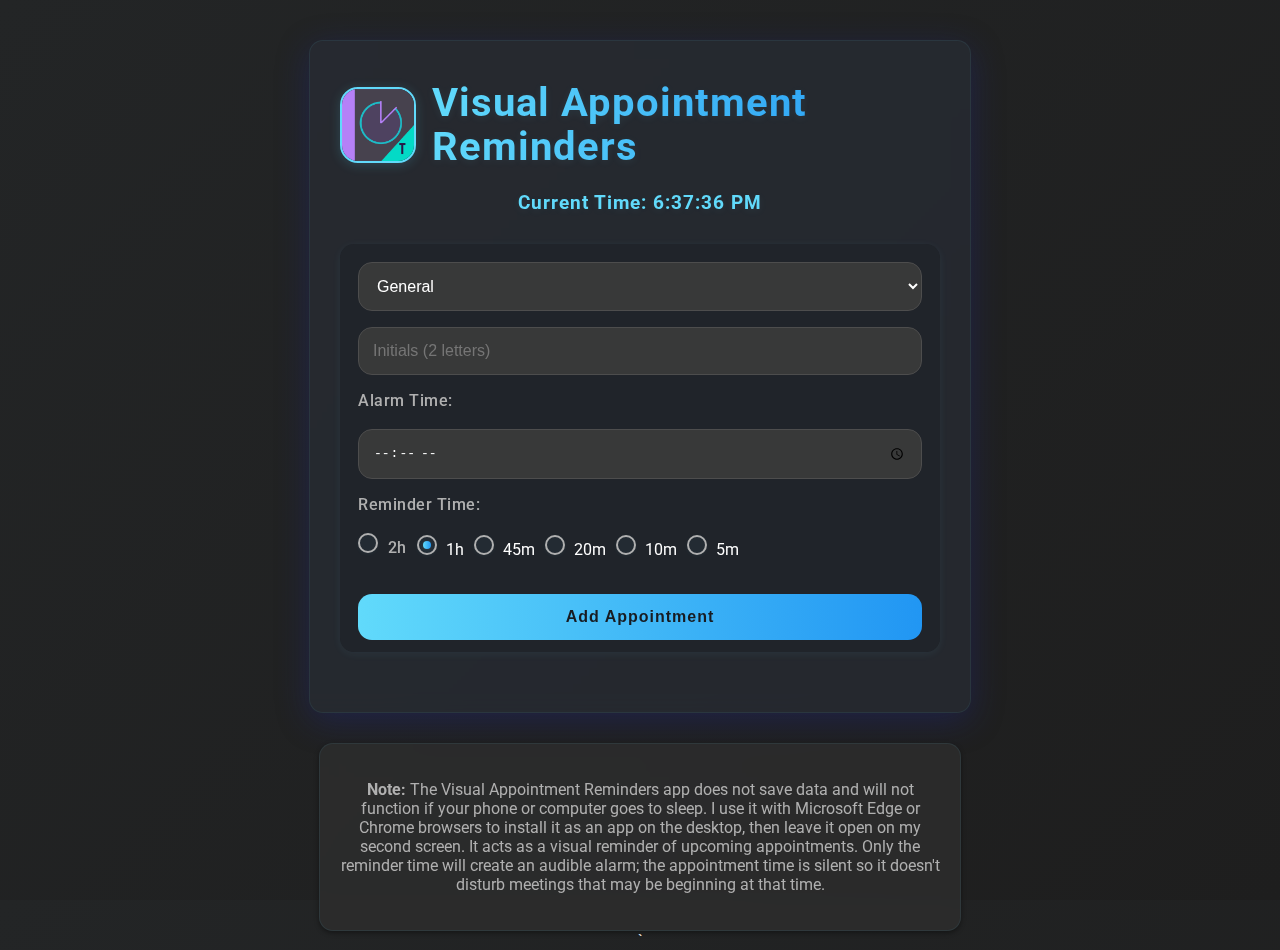
<file: index.html>
<!DOCTYPE html>
<html lang="en">
<head>
    <meta charset="UTF-8">
    <meta name="viewport" content="width=device-width, initial-scale=1.0">
    <title>Visual Appointment Reminders</title>
    <style>
        @import url('https://fonts.googleapis.com/css2?family=Roboto:wght@400;700&display=swap');

        :root {
            --primary-color: #61dafb;
            --primary-gradient: linear-gradient(90deg, #61dafb 0%, #2196F3 100%);
            --background-color: #181c22;
            --card-background: rgba(45, 45, 45, 0.85);
            --glass-background: rgba(40, 44, 52, 0.7);
            --text-color: #ffffff;
            --light-text-color: #b0b0b0;
            --hours-color: #2196F3;
            --minutes-color: #FFC107;
            --seconds-color: #4CAF50;
            --warning-color: #FF9800;
            --alarm-color: #F44336;
            --input-background: rgba(61, 61, 61, 0.85);
            --input-border: #4d4d4d;
            --border-radius: 14px;
            --transition-duration: 0.3s;
            --shadow: 0 8px 32px 0 rgba(31, 38, 135, 0.37);
            --blur: blur(8px);
        }

        html, body {
            height: 100%;
            margin: 0;
            padding: 0;
        }

        body {
            font-family: 'Roboto', sans-serif;
            background: var(--background-color);
            min-height: 100vh;
            color: var(--text-color);
            margin: 0;
            padding: 0;
            display: flex;
            flex-direction: column;
            align-items: center;
            justify-content: flex-start;
            background: linear-gradient(135deg, #232526 0%, #1e1e1e 100%);
        }

        .container {
            max-width: 600px;
            width: 100%;
            background: var(--glass-background);
            border-radius: var(--border-radius);
            box-shadow: var(--shadow);
            padding: 32px 30px 30px 30px;
            margin-top: 40px;
            backdrop-filter: var(--blur);
            border: 1.5px solid rgba(97, 218, 251, 0.08);
            transition: box-shadow var(--transition-duration) ease, background 0.5s;
        }

        .container:hover {
            box-shadow: 0 12px 32px 0 rgba(97, 218, 251, 0.18);
            background: rgba(45, 45, 45, 0.95);
        }

        h1, h2 {
            color: var(--primary-color);
            text-align: center;
            margin-bottom: 20px;
            font-weight: 700;
            letter-spacing: 1px;
            text-shadow: 0 2px 8px rgba(97, 218, 251, 0.08);
        }

        h1 {
            font-size: 2.3em;
            background: var(--primary-gradient);
            -webkit-background-clip: text;
            -webkit-text-fill-color: transparent;
            background-clip: text;
        }

        h2 {
            font-size: 1.5em;
            color: var(--light-text-color);
            margin-top: 10px;
        }

        #currentTime {
            font-size: 1.2em;
            font-weight: bold;
            text-align: center;
            margin-bottom: 30px;
            color: var(--primary-color);
            letter-spacing: 1px;
            text-shadow: 0 2px 8px rgba(97, 218, 251, 0.08);
        }

        .input-group {
            display: flex;
            flex-direction: column;
            gap: 14px;
            margin-bottom: 30px;
            background: rgba(30, 34, 40, 0.7);
            border-radius: var(--border-radius);
            padding: 18px 18px 10px 18px;
            box-shadow: 0 2px 8px rgba(97, 218, 251, 0.07);
        }

        input, select, button {
            padding: 14px;
            border: 1.5px solid var(--input-border);
            border-radius: var(--border-radius);
            font-size: 1em;
            width: 100%;
            box-sizing: border-box;
            background-color: var(--input-background);
            color: var(--text-color);
            transition: background-color var(--transition-duration) ease, box-shadow var(--transition-duration) ease, border-color 0.2s;
            margin-bottom: 2px;
        }

        input:focus, select:focus, button:focus {
            outline: none;
            box-shadow: 0 0 0 3px rgba(97, 218, 251, 0.25);
            border-color: var(--primary-color);
            background-color: #232b33;
        }

        button {
            background: var(--primary-gradient);
            color: var(--background-color);
            border: none;
            cursor: pointer;
            font-weight: 700;
            transition: background 0.2s, color 0.2s;
            letter-spacing: 1px;
            margin-top: 10px;
        }

        button:hover {
            background: linear-gradient(90deg, #2196F3 0%, #61dafb 100%);
            color: #fff;
        }

        #appointmentList {
            margin-top: 30px;
        }

        .appointment {
            background: rgba(45, 45, 45, 0.92);
            padding: 22px 18px 18px 18px;
            margin-bottom: 22px;
            border-radius: var(--border-radius);
            box-shadow: 0 2px 8px rgba(97, 218, 251, 0.08);
            transition: box-shadow var(--transition-duration) ease, background 0.3s;
            border: 1.5px solid rgba(97, 218, 251, 0.07);
        }

        .appointment:hover {
            box-shadow: 0 4px 16px rgba(97, 218, 251, 0.18);
            background: rgba(45, 45, 45, 0.99);
        }

        .appointment-info {
            display: flex;
            justify-content: space-between;
            align-items: center;
            margin-bottom: 15px;
            font-size: 1em;
            color: var(--light-text-color);
        }

        .appointment button {
            background: linear-gradient(90deg, #F44336 0%, #FF9800 100%);
            color: #fff;
            padding: 10px 22px;
            font-size: 0.95em;
            border-radius: var(--border-radius);
            transition: background 0.2s, color 0.2s;
            font-weight: 700;
            border: none;
            box-shadow: 0 2px 8px rgba(244, 67, 54, 0.08);
        }

        .appointment button:hover {
            background: linear-gradient(90deg, #c0392b 0%, #FF9800 100%);
            color: #fff;
        }

        .countdown-container {
            display: flex;
            height: 40px;
            background: rgba(61, 61, 61, 0.7);
            border-radius: var(--border-radius);
            overflow: hidden;
            margin-bottom: 12px;
            box-shadow: 0 2px 8px rgba(97, 218, 251, 0.05);
        }

        .countdown-segment {
            display: flex;
            justify-content: center;
            align-items: center;
            color: var(--background-color);
            font-size: 1em;
            font-weight: 700;
            transition: width 1s linear;
            min-width: 45px;
            letter-spacing: 1px;
            text-shadow: 0 2px 8px rgba(0,0,0,0.08);
        }

        .hours { background: linear-gradient(90deg, #2196F3 60%, #61dafb 100%); }
        .minutes { background: linear-gradient(90deg, #FFC107 60%, #FFD54F 100%); }
        .seconds { background: linear-gradient(90deg, #4CAF50 60%, #81C784 100%); }

        .countdown-text {
            text-align: center;
            font-size: 1.8em;
            font-weight: bold;
            margin-top: 10px;
            color: var(--text-color);
            letter-spacing: 2px;
            text-shadow: 0 2px 8px rgba(97, 218, 251, 0.08);
        }

        .reminder-options {
            display: flex;
            align-items: center;
            flex-wrap: wrap;
            gap: 10px;
            margin-bottom: 8px;
        }

        .reminder-option label {
            display: flex;
            align-items: center;
            cursor: pointer;
            color: var(--light-text-color);
        }

        .reminder-option input[type="radio"] {
            display: none;
        }

        .reminder-option input[type="radio"] + span {
            width: 16px;
            height: 16px;
            border-radius: 50%;
            border: 2px solid var(--light-text-color);
            display: inline-block;
            position: relative;
            margin-right: 5px;
            background: #232b33;
            box-shadow: 0 1px 4px rgba(97, 218, 251, 0.05);
        }

        .reminder-option input[type="radio"]:checked + span::before {
            content: '';
            width: 8px;
            height: 8px;
            background: var(--primary-gradient);
            position: absolute;
            top: 50%;
            left: 50%;
            transform: translate(-50%, -50%);
            border-radius: 50%;
            box-shadow: 0 1px 4px rgba(97, 218, 251, 0.12);
        }

        .reminder-indicator {
            height: 40px;
            background: var(--warning-color);
            margin: 15px 0;
            width: 0;
            transition: width 1s linear, background-color 1s linear;
            border-radius: var(--border-radius);
            box-shadow: 0 2px 4px rgba(0, 0, 0, 0.3);
        }

        label[for="appointmentTime"], label[for="reminder2h"] {
            color: var(--light-text-color);
            display: block;
            margin-bottom: 5px;
            font-weight: 500;
            letter-spacing: 0.5px;
        }

        /* Responsive */
        @media (max-width: 700px) {
            .container {
                max-width: 98vw;
                padding: 12px 4vw 18px 4vw;
            }
            .input-group {
                padding: 10px 4vw 8px 4vw;
            }
            .appointment {
                padding: 14px 4vw 12px 4vw;
            }
        }

        /* App header with icon and title */
        .app-header {
            display: flex;
            align-items: center;
            justify-content: center;
            gap: 16px;
            margin-bottom: 22px;
            padding-top: 8px;
        }

        .app-icon {
            width: 72px;
            height: 72px;
            border-radius: 18px;
            box-shadow: 0 2px 12px rgba(97,218,251,0.18);
            flex-shrink: 0;
            background: #232526;
            border: 2.5px solid var(--primary-color);
        }

        .app-title {
            font-size: 2.5em;
            font-weight: 700;
            background: var(--primary-gradient);
            -webkit-background-clip: text;
            -webkit-text-fill-color: transparent;
            background-clip: text;
            letter-spacing: 1px;
            text-shadow: 0 2px 8px rgba(97, 218, 251, 0.08);
            margin: 0;
            line-height: 1.1;
            display: flex;
            align-items: center;
            min-height: 72px;
        }
    </style>
</head>
<body>
    <div class="container">
        <div class="app-header">
            <img src="vta-512.png" alt="App Icon" class="app-icon">
            <span class="app-title">Visual Appointment Reminders</span>
        </div>
        <div id="currentTime"></div>
        <div class="input-group">
            <select id="tagSelect">
                <option value="General">General</option>
                <option value="Home Appointment">Home Appointment</option>
                <option value="Online Appointment">Online Appointment</option>
                <option value="Meeting">Meeting</option>
                <option value="Travel">Travel</option>
                <option value="Report">Report</option>
                <option value="Service Plan">Service Plan</option>
                <option value="Stats">Stats</option>
                <option value="Office">Office</option>
                <option value="Other">Other</option>
            </select>
            <input type="text" id="descInput" maxlength="2" placeholder="Initials (2 letters)">
            <label for="appointmentTime">Alarm Time:</label> 
            <input type="time" id="appointmentTime">

            <label for="reminder2h">Reminder Time:</label>
            <div class="reminder-options">
                <label for="reminder2h" class="reminder-option">
                    <input type="radio" name="reminder" id="reminder2h" value="120">
                    <span></span> 2h
                </label>
                <label for="reminder1h" class="reminder-option">
                    <input type="radio" name="reminder" id="reminder1h" value="60" checked>
                    <span></span> 1h
                </label>
                <label for="reminder45m" class="reminder-option">
                    <input type="radio" name="reminder" id="reminder45m" value="45">
                    <span></span> 45m
                </label>
                <label for="reminder20m" class="reminder-option">
                    <input type="radio" name="reminder" id="reminder20m" value="20">
                    <span></span> 20m
                </label>
                <label for="reminder10m" class="reminder-option">
                    <input type="radio" name="reminder" id="reminder10m" value="10">
                    <span></span> 10m
                </label>
                <label for="reminder5m" class="reminder-option">
                    <input type="radio" name="reminder" id="reminder5m" value="5">
                    <span></span> 5m
                </label>
            </div>

            <button onclick="addAppointment()">Add Appointment</button>
        </div>

        <div id="appointmentList"></div>
    </div>

    <div class="container" style="margin-top: 30px; padding: 20px; background-color: var(--card-background); border-radius: var(--border-radius); box-shadow: 0 2px 5px rgba(0, 0, 0, 0.4);">
        <p style="color: var(--light-text-color); text-align: center;">
            <strong>Note:</strong> The Visual Appointment Reminders app does not save data and will not function if your phone or computer goes to sleep. I use it with Microsoft Edge or Chrome browsers to install it as an app on the desktop, then leave it open on my second screen. It acts as a visual reminder of upcoming appointments. Only the reminder time will create an audible alarm; the appointment time is silent so it doesn't disturb meetings that may be beginning at that time.
        </p>
    </div>

    <audio id="warningBeep">
        <source src="https://assets.mixkit.co/active_storage/sfx/2869/2869-preview.mp3" type="audio/mpeg">
    </audio>

    <audio id="alarmSound">
        <source src="https://assets.mixkit.co/active_storage/sfx/209/209-preview.mp3" type="audio/mpeg">
    </audio>

    <script>
        let appointments = [];
        let countdownIntervals = {};
        let reminderIntervals = {};
        let isDataInput = false; 

        if ('Notification' in window && Notification.permission !== 'granted') {
            Notification.requestPermission();
        }

        function updateCurrentTime() {
            const now = new Date();
            document.getElementById('currentTime').textContent = `Current Time: ${now.toLocaleTimeString()}`;
        }

        setInterval(updateCurrentTime, 1000);
        updateCurrentTime();

        function addAppointment() {
            const tag = document.getElementById('tagSelect').value;
            const desc = document.getElementById('descInput').value.toUpperCase();
            const time = document.getElementById('appointmentTime').value;

            let reminderMinutes = 60;
            const reminderOptions = document.querySelectorAll('input[name="reminder"]');
            for (const option of reminderOptions) {
                if (option.checked) {
                    reminderMinutes = parseInt(option.value);
                    break;
                }
            }

            if (time) {
                const id = Date.now();
                const now = new Date();
                const appointmentTime = new Date(now.toDateString() + ' ' + time);
                if (appointmentTime <= now) {
                    appointmentTime.setDate(appointmentTime.getDate() + 1); 
                }
                const totalDuration = appointmentTime - now;
                appointments.push({ id, tag, desc, time, createdAt: now, totalDuration, appointmentTime, reminderMinutes, reminderPassed: false });
                appointments.sort((a, b) => a.appointmentTime - b.appointmentTime);
                updateAppointmentList();
                document.getElementById('descInput').value = '';
                document.getElementById('appointmentTime').value = '';

                isDataInput = true; 
            } else {
                alert('Please set a valid appointment time.');
            }
        }

        function updateAppointmentList() {
            const list = document.getElementById('appointmentList');
            list.innerHTML = '<h2>Appointments</h2>';
            appointments.forEach((app) => {
                const appointmentElement = document.createElement('div');
                appointmentElement.className = 'appointment';
                appointmentElement.id = `appointment-${app.id}`;
                appointmentElement.innerHTML = `
                    <div class="appointment-info">
                        <span>${app.tag} ${app.desc ? `(${app.desc})` : ''} at ${app.time} (Reminder: ${app.reminderMinutes} mins before)</span>
                        <button onclick="removeAppointment(${app.id})">Remove</button>
                    </div>
                    <div class="countdown-container" id="countdown-${app.id}">
                        <div class="countdown-segment hours" id="hours-${app.id}"></div>
                        <div class="countdown-segment minutes" id="minutes-${app.id}"></div>
                        <div class="countdown-segment seconds" id="seconds-${app.id}"></div>
                    </div>
                    <div class="reminder-indicator" id="reminder-indicator-${app.id}"></div>
                    <div class="countdown-text" id="countdown-text-${app.id}"></div>
                `;
                list.appendChild(appointmentElement);
                
                if (!countdownIntervals[app.id]) {
                    startCountdown(app);
                }
                if (!reminderIntervals[app.id]) {
                    setReminder(app);
                }
            });
        }

        function removeAppointment(id) {
            appointments = appointments.filter(app => app.id !== id);
            clearInterval(countdownIntervals[id]);
            delete countdownIntervals[id];
            clearInterval(reminderIntervals[id]);
            delete reminderIntervals[id];
            updateAppointmentList();

            isDataInput = appointments.length > 0; 
        }

        function startCountdown(appointment) {
            function updateCountdown() {
                const now = new Date();
                let timeLeft = appointment.appointmentTime - now;

                const hoursElement = document.getElementById(`hours-${appointment.id}`);
                const minutesElement = document.getElementById(`minutes-${appointment.id}`);
                const secondsElement = document.getElementById(`seconds-${appointment.id}`);
                const countdownText = document.getElementById(`countdown-text-${appointment.id}`);
                const reminderIndicator = document.getElementById(`reminder-indicator-${appointment.id}`);

                if (!hoursElement || !minutesElement || !secondsElement || !countdownText || !reminderIndicator) {
                    clearInterval(countdownIntervals[appointment.id]);
                    delete countdownIntervals[appointment.id];
                    return;
                }

                const totalSeconds = Math.floor(timeLeft / 1000);
                const hours = Math.floor(totalSeconds / 3600);
                const minutes = Math.floor((totalSeconds % 3600) / 60);
                const seconds = totalSeconds % 60;

                const totalWidth = 100;
                const hourWidth = (hours / 24) * totalWidth;
                const minuteWidth = (minutes / 60) * (totalWidth - hourWidth);
                const secondWidth = (seconds / 60) * (totalWidth - hourWidth - minuteWidth);

                hoursElement.style.width = `${hourWidth}%`;
                minutesElement.style.width = `${minuteWidth}%`;
                secondsElement.style.width = `${secondWidth}%`;

                hoursElement.textContent = hours > 0 ? `${hours}H` : '';
                minutesElement.textContent = minutes > 0 ? `${minutes}M` : '';
                secondsElement.textContent = `${seconds}S`;

                // Format the countdown text
                const formattedHours = hours.toString().padStart(2, '0');
                const formattedMinutes = minutes.toString().padStart(2, '0');
                const formattedSeconds = seconds.toString().padStart(2, '0');
                countdownText.textContent = `${formattedHours}:${formattedMinutes}:${formattedSeconds}`;

                // Update reminder indicator
                const reminderSeconds = appointment.reminderMinutes * 60;
                const reminderProgress = Math.max(0, Math.min(100, ((reminderSeconds - totalSeconds) / reminderSeconds) * 100));
                reminderIndicator.style.width = `${reminderProgress}%`;

                if (totalSeconds <= 60) {
                    const greenValue = Math.floor((60 - totalSeconds) / 60 * 255);
                    reminderIndicator.style.backgroundColor = `rgb(243, ${greenValue}, 18)`;
                } else {
                    reminderIndicator.style.backgroundColor = 'var(--warning-color)';
                }

                if (!appointment.reminderPassed && totalSeconds <= reminderSeconds) {
                    appointment.reminderPassed = true;
                    playWarningBeep();
                }
                
                if (timeLeft <= 0) {
                    clearInterval(countdownIntervals[appointment.id]);
                    delete countdownIntervals[appointment.id];
                    playAlarmSound();
                    countdownText.textContent = "00:00:00";
                    hoursElement.style.width = '0%';
                    minutesElement.style.width = '0%';
                    secondsElement.style.width = '0%';
                    hoursElement.textContent = '';
                    minutesElement.textContent = '';
                    secondsElement.textContent = '';
                }
            }

            updateCountdown();
            countdownIntervals[appointment.id] = setInterval(updateCountdown, 1000);
        }

        function setReminder(appointment) {
            reminderIntervals[appointment.id] = setInterval(() => {
                const now = new Date();
                const timeUntilAppointment = appointment.appointmentTime - now;
                const minutesUntilAppointment = Math.floor(timeUntilAppointment / (1000 * 60));
                
                if (minutesUntilAppointment === appointment.reminderMinutes) {
                    playWarningBeep();
                    clearInterval(reminderIntervals[appointment.id]);
                    delete reminderIntervals[appointment.id];
                }
            }, 60000); 
        }

        function playWarningBeep() {
            const audio = document.getElementById('warningBeep');
            audio.play();
            if (document.hidden && Notification.permission === 'granted') {
                new Notification('Appointment Reminder', {
                    body: 'Your appointment reminder time has been reached!',
                    icon: 'vta-192.png'
                });
            }
        }

        function playAlarmSound() {
            const audio = document.getElementById('alarmSound');
            audio.play();
            if (document.hidden && Notification.permission === 'granted') {
                new Notification('Appointment Time', {
                    body: 'Your appointment time is now!',
                    icon: 'vta-192.png'
                });
            }
        }

        window.addEventListener('beforeunload', (event) => {
            if (isDataInput) {
                event.preventDefault(); 
                event.returnValue = ''; 
            }
        });

        const inputFields = document.querySelectorAll('input, select');
        inputFields.forEach(input => {
            input.addEventListener('input', () => {
                isDataInput = true;
            });
        });

        // Register service worker for PWA support
        if ('serviceWorker' in navigator) {
            window.addEventListener('load', function() {
                navigator.serviceWorker.register('service-worker.js')
                .then(function(registration) {
                    // Registration successful
                }, function(err) {
                    // Registration failed
                    console.error('ServiceWorker registration failed: ', err);
                });
            });
        }
    </script>
</body>
</html>
`
</file>
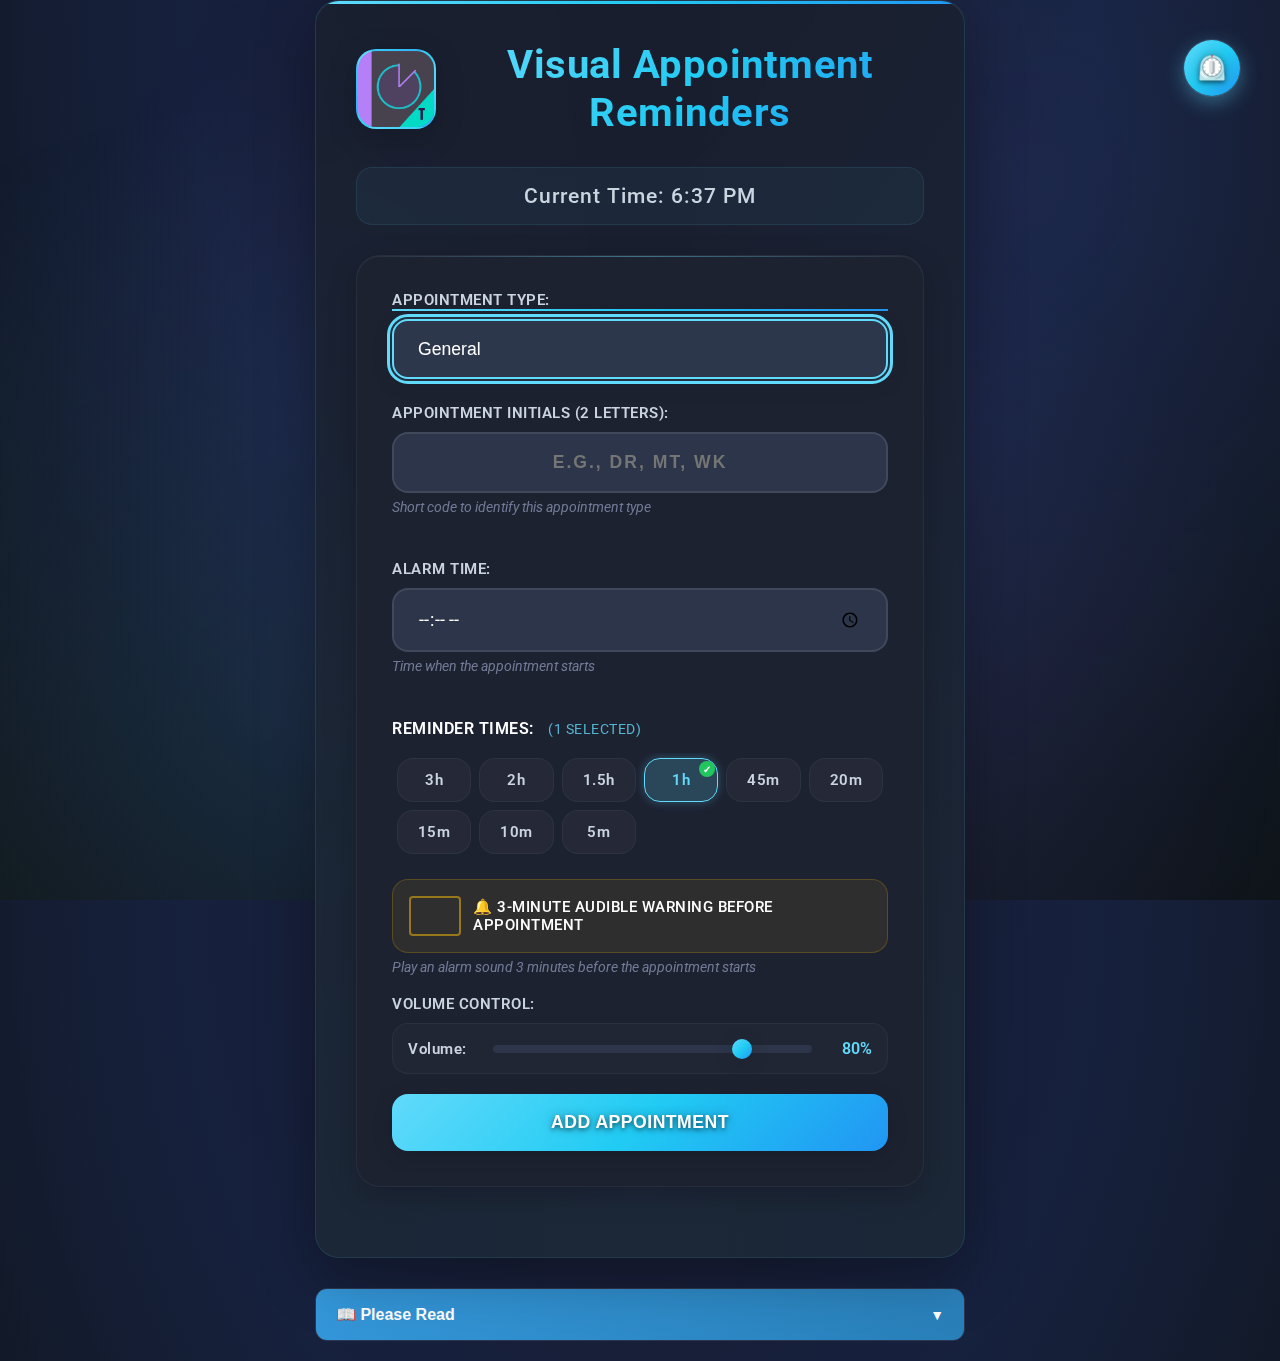
<file: index_backup.html>
<!DOCTYPE html>
<html lang="en">
<head>
    <meta charset="UTF-8">
    <meta name="viewport" content="width=device-width, initial-scale=1.0, user-scalable=no, viewport-fit=cover">
    <meta name="apple-mobile-web-app-capable" content="yes">
    <meta name="apple-mobile-web-app-status-bar-style" content="black-translucent">
    <meta name="apple-mobile-web-app-title" content="Visual Appointment Timer">
    <meta name="mobile-web-app-capable" content="yes">
    <meta name="theme-color" content="#61dafb">
    <meta name="apple-touch-fullscreen" content="yes">
    <meta name="format-detection" content="telephone=no">
    <meta name="msapplication-TileColor" content="#61dafb">
    <meta name="msapplication-tap-highlight" content="no">
    
    <!-- PWA Manifest -->
    <link rel="manifest" href="./manifest.json">
    
    <!-- Apple Touch Icons -->
    <link rel="apple-touch-icon" href="./vta-192.png">
    <link rel="apple-touch-icon" sizes="192x192" href="./vta-192.png">
    <link rel="apple-touch-icon" sizes="512x512" href="./vta-512.png">
    
    <!-- Favicon -->
    <link rel="icon" type="image/png" sizes="192x192" href="./vta-192.png">
    <link rel="icon" type="image/png" sizes="512x512" href="./vta-512.png">
    <link rel="shortcut icon" href="./vta-192.png">
    
    <title>Visual Appointment Timer</title>
    <style>
        @import url('https://fonts.googleapis.com/css2?family=Roboto:wght@300;400;500;700&display=swap');

        * {
            margin: 0;
            padding: 0;
            box-sizing: border-box;
        }

        :root {
            --primary-color: #61dafb;
            --primary-gradient: linear-gradient(135deg, #61dafb 0%, #21CBF3 50%, #2196F3 100%);
            --secondary-gradient: linear-gradient(135deg, #667eea 0%, #764ba2 100%);
            --accent-gradient: linear-gradient(135deg, #f093fb 0%, #f5576c 100%);
            --success-gradient: linear-gradient(135deg, #4facfe 0%, #00f2fe 100%);
            --background-color: #0a0e1a;
            --background-gradient: radial-gradient(ellipse at top, #1a1a2e 0%, #16213e 50%, #0f1419 100%);
            --card-background: rgba(30, 35, 50, 0.95);
            --glass-background: rgba(25, 30, 45, 0.85);
            --glass-light: rgba(255, 255, 255, 0.05);
            --glass-medium: rgba(255, 255, 255, 0.1);
            --text-color: #ffffff;
            --light-text-color: #cbd5e0;
            --muted-text-color: #a0aec0;
            --help-text-color: #8892b0;
            --hours-color: #667eea;
            --minutes-color: #f093fb;
            --seconds-color: #4facfe;
            --warning-color: #ffa726;
            --warning-gradient: linear-gradient(135deg, #ffa726 0%, #fb8c00 100%);
            --alarm-color: #ef5350;
            --alarm-gradient: linear-gradient(135deg, #ef5350 0%, #e53935 100%);
            --danger-gradient: linear-gradient(135deg, #ef5350 0%, #e53935 100%);
            --success-color: #66bb6a;
            --input-background: rgba(45, 55, 75, 0.9);
            --input-border: rgba(255, 255, 255, 0.1);
            --input-border-focus: rgba(97, 218, 251, 0.5);
            --border-radius: 16px;
            --border-radius-lg: 20px;
            --border-radius-xl: 24px;
            --transition-duration: 0.3s;
            --transition-fast: 0.15s;
            --shadow-sm: 0 2px 10px rgba(0, 0, 0, 0.1);
            --shadow-md: 0 4px 20px rgba(0, 0, 0, 0.15);
            --shadow-lg: 0 8px 30px rgba(0, 0, 0, 0.2);
            --shadow-xl: 0 12px 40px rgba(0, 0, 0, 0.25);
            --shadow-2xl: 0 20px 60px rgba(0, 0, 0, 0.3);
            --glow-primary: 0 0 30px rgba(97, 218, 251, 0.3);
            --glow-secondary: 0 0 20px rgba(102, 126, 234, 0.2);
            --blur: blur(20px);
            --blur-heavy: blur(40px);
        }

        html, body {
            height: 100%;
            font-family: 'Roboto', sans-serif;
        }

        body {
            background: var(--background-color);
            min-height: 100vh;
            color: var(--text-color);
            display: flex;
            flex-direction: column;
            align-items: center;
            justify-content: flex-start;
            background: var(--background-gradient);
            padding: env(safe-area-inset-top) 20px env(safe-area-inset-bottom) 20px;
            position: relative;
            overflow-x: hidden;
            animation: fadeIn 0.8s ease-out;
            touch-action: manipulation;
            -webkit-font-smoothing: antialiased;
            -moz-osx-font-smoothing: grayscale;
        }

        @keyframes fadeIn {
            from { opacity: 0; transform: translateY(20px); }
            to { opacity: 1; transform: translateY(0); }
        }

        @keyframes glow {
            0%, 100% { box-shadow: var(--shadow-xl), var(--glow-primary); }
            50% { box-shadow: var(--shadow-2xl), var(--glow-secondary); }
        }

        @keyframes shimmer {
            0% { left: -100%; }
            100% { left: 100%; }
        }

        @keyframes pulse {
            0%, 100% { transform: scale(1); }
            50% { transform: scale(1.05); }
        }

        body::before {
            content: '';
            position: fixed;
            top: 0;
            left: 0;
            right: 0;
            bottom: 0;
            background: 
                radial-gradient(circle at 20% 80%, rgba(97, 218, 251, 0.08) 0%, transparent 50%),
                radial-gradient(circle at 80% 20%, rgba(102, 126, 234, 0.08) 0%, transparent 50%),
                radial-gradient(circle at 40% 40%, rgba(168, 85, 247, 0.05) 0%, transparent 50%),
                radial-gradient(circle at 60% 80%, rgba(240, 147, 251, 0.06) 0%, transparent 50%);
            pointer-events: none;
            z-index: -1;
            animation: glow 4s ease-in-out infinite;
        }

        .app-container {
            width: 100%;
            max-width: 650px;
            margin: 0 auto;
            animation: slideUp 0.8s ease-out 0.2s both;
        }

        @keyframes slideUp {
            from { opacity: 0; transform: translateY(30px); }
            to { opacity: 1; transform: translateY(0); }
        }

        .main-container {
            background: var(--glass-background);
            border-radius: var(--border-radius-xl);
            box-shadow: var(--shadow-2xl), inset 0 1px 0 var(--glass-light);
            padding: 40px;
            margin-bottom: 30px;
            backdrop-filter: var(--blur);
            border: 1px solid rgba(97, 218, 251, 0.15);
            position: relative;
            overflow: hidden;
            transition: all var(--transition-duration) ease;
        }

        .main-container:hover {
            transform: translateY(-5px);
            box-shadow: var(--shadow-2xl), var(--glow-primary), inset 0 1px 0 var(--glass-medium);
            border-color: rgba(97, 218, 251, 0.25);
        }

        .main-container::before {
            content: '';
            position: absolute;
            top: 0;
            left: 0;
            right: 0;
            height: 3px;
            background: var(--primary-gradient);
            border-radius: var(--border-radius-xl) var(--border-radius-xl) 0 0;
        }

        .main-container::after {
            content: '';
            position: absolute;
            top: -50%;
            left: -50%;
            width: 200%;
            height: 200%;
            background: conic-gradient(from 0deg, transparent, rgba(97, 218, 251, 0.05), transparent);
            animation: rotate 20s linear infinite;
            pointer-events: none;
            z-index: -1;
        }

        @keyframes rotate {
            to { transform: rotate(360deg); }
        }

        .app-header {
            display: flex;
            align-items: center;
            justify-content: center;
            gap: 20px;
            margin-bottom: 30px;
            text-align: center;
        }

        .app-icon {
            width: 80px;
            height: 80px;
            border-radius: 20px;
            box-shadow: var(--shadow-lg);
            flex-shrink: 0;
            background: var(--primary-gradient);
            border: 2px solid rgba(97, 218, 251, 0.3);
        }

        .app-title {
            font-size: 2.5em;
            font-weight: 700;
            background: var(--primary-gradient);
            -webkit-background-clip: text;
            -webkit-text-fill-color: transparent;
            background-clip: text;
            letter-spacing: 0.5px;
            margin: 0;
            line-height: 1.2;
        }

        #currentTime {
            font-size: 1.3em;
            font-weight: 500;
            text-align: center;
            margin: 30px 0;
            color: var(--light-text-color);
            letter-spacing: 1px;
            padding: 16px 24px;
            background: rgba(97, 218, 251, 0.05);
            border-radius: var(--border-radius);
            border: 1px solid rgba(97, 218, 251, 0.1);
        }

        .form-section {
            background: var(--card-background);
            border-radius: var(--border-radius-xl);
            padding: 35px;
            margin-bottom: 30px;
            box-shadow: var(--shadow-lg), inset 0 1px 0 var(--glass-light);
            border: 1px solid var(--glass-light);
            position: relative;
            overflow: hidden;
        }

        .form-section::before {
            content: '';
            position: absolute;
            top: 0;
            left: 0;
            right: 0;
            height: 1px;
            background: linear-gradient(90deg, transparent, rgba(97, 218, 251, 0.4), transparent);
        }

        .form-row {
            margin-bottom: 25px;
            position: relative;
        }

        label {
            display: block;
            color: var(--light-text-color);
            margin-bottom: 10px;
            font-weight: 600;
            font-size: 0.95em;
            text-transform: uppercase;
            letter-spacing: 0.5px;
            position: relative;
        }

        label::after {
            content: '';
            position: absolute;
            bottom: -2px;
            left: 0;
            width: 0;
            height: 2px;
            background: var(--primary-gradient);
            transition: width var(--transition-duration) ease;
        }

        .form-row:focus-within label::after {
            width: 100%;
        }

        .field-help {
            display: block;
            color: var(--help-text-color);
            font-size: 0.85em;
            margin-top: 6px;
            font-style: italic;
            opacity: 0.8;
            transition: opacity var(--transition-duration) ease;
        }

        .input-feedback {
            font-size: 0.8em;
            margin-top: 4px;
            min-height: 16px;
            transition: all var(--transition-duration) ease;
        }

        .input-feedback.success {
            color: var(--success-color);
        }

        .input-feedback.error {
            color: var(--alarm-color);
        }

        .form-row:focus-within .field-help {
            opacity: 1;
        }

        input, select {
            width: 100%;
            padding: 18px 24px;
            border: 2px solid var(--input-border);
            border-radius: var(--border-radius);
            font-size: 1.1em;
            background: var(--input-background);
            color: var(--text-color);
            transition: all var(--transition-duration) ease;
            position: relative;
            backdrop-filter: blur(10px);
            appearance: none;
            -webkit-appearance: none;
            -moz-appearance: textfield;
        }

        input:focus, select:focus {
            outline: none;
            border-color: var(--primary-color);
            background: rgba(45, 55, 75, 1);
            box-shadow: var(--shadow-md), 0 0 0 4px rgba(97, 218, 251, 0.1);
        }

        input:hover, select:hover {
            border-color: rgba(97, 218, 251, 0.3);
        }

        /* Enhanced input styling for better UX */
        input[type="time"] {
            font-family: 'Roboto', monospace;
            letter-spacing: 1px;
            cursor: pointer;
        }

        input[type="text"] {
            text-transform: uppercase;
            text-align: center;
            font-weight: 600;
            letter-spacing: 2px;
        }

        select {
            cursor: pointer;
            background-image: url("data:image/svg+xml,%3csvg xmlns='http://www.w3.org/2000/svg' fill='none' viewBox='0 0 20 20'%3e%3cpath stroke='%2361dafb' stroke-linecap='round' stroke-linejoin='round' stroke-width='1.5' d='M6 8l4 4 4-4'/%3e%3c/svg%3e");
            background-position: right 12px center;
            background-repeat: no-repeat;
            background-size: 16px;
            padding-right: 48px;
        }

        .reminder-section {
            margin-bottom: 20px;
        }

        .reminder-section > label {
            display: block;
            margin-bottom: 15px;
            font-weight: 600;
            color: #fff;
            font-size: 16px;
        }

        .selected-count {
            font-size: 14px;
            opacity: 0.8;
            font-weight: normal;
            margin-left: 10px;
            color: var(--primary-color);
        }

        .reminder-grid {
            display: grid;
            grid-template-columns: repeat(auto-fit, minmax(70px, 1fr));
            gap: 8px;
            margin-top: 10px;
            max-height: 200px;
            overflow-y: auto;
            padding: 5px;
        }

        /* Custom scrollbar for reminder grid */
        .reminder-grid::-webkit-scrollbar {
            width: 6px;
        }

        .reminder-grid::-webkit-scrollbar-track {
            background: rgba(255, 255, 255, 0.05);
            border-radius: 3px;
        }

        .reminder-grid::-webkit-scrollbar-thumb {
            background: linear-gradient(135deg, #61dafb 0%, #3498db 100%);
            border-radius: 3px;
        }

        .reminder-grid::-webkit-scrollbar-thumb:hover {
            background: linear-gradient(135deg, #3498db 0%, #2980b9 100%);
        }

        /* Firefox scrollbar for reminder grid */
        .reminder-grid {
            scrollbar-width: thin;
            scrollbar-color: #61dafb rgba(255, 255, 255, 0.05);
        }

        .reminder-item {
            position: relative;
        }

        .reminder-item input[type="checkbox"] {
            position: absolute;
            opacity: 0;
            cursor: pointer;
            width: 100%;
            height: 100%;
            margin: 0;
            padding: 0;
        }

        .reminder-item label {
            display: flex;
            align-items: center;
            justify-content: center;
            padding: 12px 16px;
            background: rgba(255, 255, 255, 0.03);
            border: 1px solid rgba(255, 255, 255, 0.05);
            border-radius: var(--border-radius);
            cursor: pointer;
            transition: all var(--transition-duration) ease;
            margin: 0;
            text-transform: none;
            font-size: 0.95em;
            text-align: center;
            min-height: 44px;
            position: relative;
        }

        .reminder-item label:hover {
            background: rgba(97, 218, 251, 0.1);
            border-color: rgba(97, 218, 251, 0.2);
        }

        .reminder-item input[type="checkbox"]:checked + label {
            background: rgba(97, 218, 251, 0.2);
            border-color: var(--primary-color);
            color: var(--primary-color);
            box-shadow: 0 0 10px rgba(97, 218, 251, 0.3);
        }

        .checkmark {
            opacity: 0;
            transition: opacity 0.15s ease-in-out;
            background: rgba(34, 197, 94, 0.9);
            color: white;
            border-radius: 50%;
            width: 16px;
            height: 16px;
            display: flex;
            align-items: center;
            justify-content: center;
            font-size: 10px;
            position: absolute;
            top: 2px;
            right: 2px;
            z-index: 15;
            border: none;
            outline: none;
            font-family: inherit;
            pointer-events: none;
        }

        .reminder-item input[type="checkbox"]:checked + label .checkmark {
            opacity: 1;
            background: rgba(34, 197, 94, 1);
        }

        .warning-section {
            margin-bottom: 20px;
        }

        .warning-section label {
            display: flex;
            align-items: center;
            gap: 12px;
            padding: 16px;
            background: rgba(255, 193, 7, 0.08);
            border-radius: var(--border-radius);
            border: 1px solid rgba(255, 193, 7, 0.2);
            cursor: pointer;
            transition: all 0.3s ease;
            margin: 0;
        }

        .warning-section label:hover {
            background: rgba(255, 193, 7, 0.12);
            border-color: rgba(255, 193, 7, 0.3);
        }

        .three-minute-checkbox {
            appearance: none;
            width: 20px;
            height: 20px;
            border: 2px solid rgba(255, 193, 7, 0.5);
            border-radius: 4px;
            background: transparent;
            cursor: pointer;
            position: relative;
            transition: all 0.3s ease;
            margin: 0;
        }

        .three-minute-checkbox:checked {
            background: linear-gradient(135deg, #ffc107 0%, #ff9800 100%);
            border-color: #ffc107;
        }

        .three-minute-checkbox:checked::after {
            content: '✓';
            position: absolute;
            top: 50%;
            left: 50%;
            transform: translate(-50%, -50%);
            color: white;
            font-size: 12px;
            font-weight: bold;
        }

        .checkbox-label {
            font-weight: 500;
            color: var(--text-color);
            user-select: none;
        }

        @keyframes slideDown {
            from {
                opacity: 0;
                transform: translateY(-10px);
            }
            to {
                opacity: 1;
                transform: translateY(0);
            }
        }

        .volume-section {
            margin-bottom: 20px;
        }

        .volume-controls {
            display: flex;
            align-items: center;
            gap: 15px;
            padding: 15px;
            background: rgba(255, 255, 255, 0.02);
            border-radius: var(--border-radius);
            border: 1px solid rgba(255, 255, 255, 0.05);
        }

        .volume-controls label {
            min-width: 70px;
            margin: 0;
            text-transform: none;
        }

        .volume-slider {
            flex: 1;
            height: 8px;
            border-radius: 4px;
            background: var(--input-background);
            outline: none;
            -webkit-appearance: none;
            appearance: none;
            border: none;
            margin: 0;
            padding: 0;
        }

        .volume-slider::-webkit-slider-thumb {
            -webkit-appearance: none;
            appearance: none;
            width: 20px;
            height: 20px;
            border-radius: 50%;
            background: var(--primary-gradient);
            cursor: pointer;
            box-shadow: var(--shadow-md);
        }

        .volume-slider::-moz-range-thumb {
            width: 20px;
            height: 20px;
            border-radius: 50%;
            background: var(--primary-gradient);
            cursor: pointer;
            border: none;
            box-shadow: var(--shadow-md);
        }

        #volumeValue {
            min-width: 45px;
            text-align: right;
            color: var(--primary-color);
            font-weight: 600;
        }

        .add-button {
            width: 100%;
            padding: 18px 20px;
            background: var(--primary-gradient);
            color: #ffffff;
            border: none;
            border-radius: var(--border-radius);
            font-size: 1.1em;
            font-weight: 700;
            cursor: pointer;
            transition: all 0.2s ease;
            letter-spacing: 0.5px;
            text-transform: uppercase;
            box-shadow: var(--shadow-md);
            position: relative;
            overflow: hidden;
            user-select: none;
            -webkit-user-select: none;
            touch-action: manipulation;
            text-shadow: 0 2px 4px rgba(0, 0, 0, 0.5), 0 0 12px rgba(0, 0, 0, 0.3);
        }

        .add-button::before {
            content: '';
            position: absolute;
            top: 0;
            left: -100%;
            width: 100%;
            height: 100%;
            background: linear-gradient(90deg, transparent, rgba(255, 255, 255, 0.2), transparent);
            transition: left 0.6s ease;
        }

        .add-button:hover::before {
            left: 100%;
        }

        .add-button:hover {
            box-shadow: var(--shadow-lg), 0 10px 30px rgba(97, 218, 251, 0.3);
            background: var(--secondary-gradient);
        }

        .add-button:active {
            box-shadow: var(--shadow-md);
        }

        .add-button:disabled {
            opacity: 0.6;
            cursor: not-allowed;
            transform: none;
        }

        .appointments-section {
            margin-top: 30px;
        }

        .appointments-section h2 {
            color: var(--primary-color);
            text-align: center;
            margin-bottom: 24px;
            font-weight: 700;
            font-size: 1.6em;
        }

        .appointment {
            background: var(--card-background);
            padding: 30px 25px;
            margin-bottom: 25px;
            border-radius: var(--border-radius-xl);
            box-shadow: var(--shadow-lg), inset 0 1px 0 var(--glass-light);
            border: 1px solid var(--glass-light);
            position: relative;
            transition: all var(--transition-duration) ease;
        }

        .appointment:hover {
            transform: translateY(-3px);
            box-shadow: var(--shadow-2xl), var(--glow-primary), inset 0 1px 0 var(--glass-medium);
        }

        .appointment-info {
            display: flex;
            justify-content: space-between;
            align-items: flex-start;
            margin-bottom: 25px;
        }

        .appointment-details {
            flex: 1;
        }

        .appointment-title {
            font-size: 1.2em;
            font-weight: 700;
            margin-bottom: 8px;
            display: flex;
            align-items: center;
            gap: 10px;
        }

        .appointment-timing {
            background: rgba(97, 218, 251, 0.05);
            border: 1px solid rgba(97, 218, 251, 0.1);
            border-radius: var(--border-radius);
            padding: 12px 16px;
            margin: 12px 0;
            font-size: 0.9em;
        }

        .timing-row {
            display: flex;
            justify-content: space-between;
            align-items: center;
            margin-bottom: 6px;
        }

        .timing-row:last-child {
            margin-bottom: 0;
        }

        .timing-label {
            color: var(--light-text-color);
            font-weight: 500;
            display: flex;
            align-items: center;
            gap: 6px;
        }

        .timing-value {
            color: var(--primary-color);
            font-weight: 600;
            font-family: 'Roboto', monospace;
        }

        .alarm-indicator {
            background: var(--warning-gradient);
            color: white;
            padding: 4px 8px;
            border-radius: 12px;
            font-size: 0.8em;
            font-weight: 600;
            animation: pulse 2s ease-in-out infinite;
        }

        .countdown-container {
            display: flex;
            height: 60px;
            background: rgba(15, 20, 35, 0.9);
            border-radius: var(--border-radius);
            overflow: hidden;
            margin-bottom: 20px;
            border: 1px solid var(--glass-light);
            box-shadow: inset 0 2px 10px rgba(0, 0, 0, 0.4);
            position: relative;
        }

        .countdown-segment {
            display: flex;
            flex-direction: column;
            justify-content: center;
            align-items: center;
            color: #ffffff;
            font-weight: 700;
            letter-spacing: 0.5px;
            position: relative;
            transition: all 0.5s ease-out;
            flex: 1;
            min-width: 0;
        }

        .countdown-number {
            font-size: 1.3em;
            line-height: 1;
            margin-bottom: 2px;
            text-shadow: 0 2px 4px rgba(0, 0, 0, 0.6), 0 0 8px rgba(0, 0, 0, 0.4);
        }

        .countdown-label {
            font-size: 0.7em;
            opacity: 0.8;
            text-transform: uppercase;
            letter-spacing: 1px;
            white-space: nowrap;
            overflow: hidden;
            transition: all 0.3s ease;
            text-shadow: 0 1px 3px rgba(0, 0, 0, 0.5), 0 0 6px rgba(0, 0, 0, 0.3);
        }

        /* Responsive countdown labels based on segment width */
        .countdown-segment {
            position: relative;
        }

        .countdown-segment[data-width="narrow"] .countdown-label {
            font-size: 0.6em;
            letter-spacing: 0.5px;
        }

        .countdown-segment[data-width="very-narrow"] .countdown-label {
            font-size: 0.55em;
            letter-spacing: 0px;
        }

        /* Hide labels entirely on very small segments */
        .countdown-segment[data-width="tiny"] .countdown-label {
            display: none;
        }

        .countdown-segment::after {
            content: '';
            position: absolute;
            top: 0;
            right: 0;
            width: 1px;
            height: 100%;
            background: rgba(255, 255, 255, 0.15);
        }

        .countdown-segment:last-child::after {
            display: none;
        }

        .hours { 
            background: linear-gradient(135deg, var(--hours-color) 0%, #4c6ef5 100%);
        }
        .minutes { 
            background: linear-gradient(135deg, var(--minutes-color) 0%, #f06292 100%);
        }
        .seconds { 
            background: linear-gradient(135deg, var(--seconds-color) 0%, #00d4aa 100%);
        }

        .countdown-text {
            text-align: center;
            font-size: 2.2em;
            font-weight: 800;
            margin: 20px 0;
            color: var(--text-color);
            letter-spacing: 3px;
            font-family: 'Roboto', monospace;
            background: linear-gradient(135deg, #ffffff 0%, var(--primary-color) 100%);
            -webkit-background-clip: text;
            -webkit-text-fill-color: transparent;
            background-clip: text;
            text-shadow: 0 4px 20px rgba(97, 218, 251, 0.3);
            transition: all 0.3s ease;
        }

        .countdown-text.urgent {
            animation: urgentPulse 1s ease-in-out infinite;
            font-size: 2.4em;
        }

        @keyframes urgentPulse {
            0%, 100% { 
                transform: scale(1);
                text-shadow: 0 4px 20px rgba(239, 83, 80, 0.5);
            }
            50% { 
                transform: scale(1.05);
                text-shadow: 0 6px 30px rgba(239, 83, 80, 0.8);
            }
        }

        .countdown-text.warning {
            background: linear-gradient(135deg, #ffa726 0%, #ff9800 100%);
            -webkit-background-clip: text;
            -webkit-text-fill-color: transparent;
            background-clip: text;
        }

        .reminder-indicator {
            height: 10px;
            background: rgba(97, 218, 251, 0.2);
            margin: 20px 0;
            width: 100%;
            border-radius: 5px;
            box-shadow: inset 0 2px 4px rgba(0, 0, 0, 0.2);
            position: relative;
            overflow: hidden;
            --progress: 0%;
            --indicator-color: var(--primary-gradient);
        }

        .reminder-indicator::before {
            content: '';
            position: absolute;
            top: 0;
            left: 0;
            height: 100%;
            width: var(--progress);
            background: var(--indicator-color);
            border-radius: 5px;
            transition: width 1s ease-out, background 1s ease;
            box-shadow: 0 0 10px rgba(255, 167, 38, 0.4);
        }

        .reminder-indicator::after {
            content: '';
            position: absolute;
            top: 0;
            left: -100%;
            width: 100%;
            height: 100%;
            background: linear-gradient(90deg, transparent, rgba(255, 255, 255, 0.4), transparent);
            animation: shimmer 2s infinite;
        }

        .info-container {
            background: var(--card-background);
            border-radius: var(--border-radius);
            padding: 20px;
            box-shadow: var(--shadow-md);
            border: 1px solid rgba(255, 255, 255, 0.05);
        }

        .info-container p {
            color: var(--light-text-color);
            text-align: center;
            margin: 0;
            line-height: 1.6;
        }

        /* Responsive Design */
        @media (max-width: 700px) {
            .main-container {
                padding: 20px;
                margin-bottom: 20px;
            }
            
            .form-section {
                padding: 20px;
            }
            
            .app-title {
                font-size: 1.8em;
            }
            
            .app-icon {
                width: 60px;
                height: 60px;
            }
            
            .reminder-grid {
                grid-template-columns: repeat(3, 1fr);
                gap: 8px;
            }
            
            .appointment {
                padding: 16px;
            }
            
            .appointment-info {
                flex-direction: column;
                align-items: stretch;
                gap: 12px;
            }
            
            .appointment-buttons {
                justify-content: center;
            }
        }

        @media (max-width: 480px) {
            .main-container {
                padding: 16px;
            }
            
            .app-header {
                flex-direction: column;
                gap: 12px;
            }
            
            .app-title {
                font-size: 1.5em;
            }
            
            .reminder-grid {
                grid-template-columns: repeat(2, 1fr);
            }
        }
        /* Appointment Button Styles */
        .appointment-buttons {
            display: flex;
            gap: 12px;
            flex-shrink: 0;
            margin-left: 15px;
        }

        .appointment button {
            min-height: 48px;
            min-width: 48px;
            padding: 12px 18px;
            font-size: 0.9em;
            border-radius: var(--border-radius);
            border: none;
            cursor: pointer;
            font-weight: 600;
            transition: all var(--transition-duration) ease;
            display: flex;
            align-items: center;
            gap: 6px;
            box-shadow: var(--shadow-sm);
            position: relative;
            overflow: hidden;
            text-shadow: 0 2px 3px rgba(0, 0, 0, 0.5), 0 0 8px rgba(0, 0, 0, 0.3);
        }

        .appointment button::before {
            content: '';
            position: absolute;
            top: 0;
            left: -100%;
            width: 100%;
            height: 100%;
            background: linear-gradient(90deg, transparent, rgba(255, 255, 255, 0.2), transparent);
            transition: left 0.5s ease;
        }

        .appointment button:hover::before {
            left: 100%;
        }

        .edit-btn {
            background: var(--success-gradient);
            color: #fff;
            border: 1px solid rgba(76, 175, 80, 0.3);
        }

        .edit-btn:hover {
            background: linear-gradient(135deg, #388E3C 0%, #4CAF50 100%);
            box-shadow: var(--shadow-lg), 0 8px 25px rgba(76, 175, 80, 0.3);
        }

        .remove-btn {
            background: var(--danger-gradient);
            color: #fff;
            border: 1px solid rgba(244, 67, 54, 0.3);
        }

        .remove-btn:hover {
            background: linear-gradient(135deg, #c0392b 0%, #e74c3c 100%);
            box-shadow: var(--shadow-lg), 0 8px 25px rgba(244, 67, 54, 0.3);
        }

        .type-indicator {
            display: inline-flex;
            align-items: center;
            justify-content: center;
            width: 32px;
            height: 32px;
            border-radius: 50%;
            color: white;
            font-weight: 700;
            font-size: 0.8em;
            text-shadow: 0 1px 2px rgba(0, 0, 0, 0.3);
            box-shadow: 0 2px 8px rgba(0, 0, 0, 0.2), inset 0 1px 0 rgba(255, 255, 255, 0.3);
        }

        .past {
            opacity: 0.7;
            filter: grayscale(20%);
        }

        .past .appointment-title {
            text-decoration: line-through;
        }

        @media (max-width: 768px) {
            .appointment-info {
                flex-direction: column;
                gap: 15px;
            }

            .appointment-buttons {
                margin-left: 0;
                justify-content: flex-end;
            }

            .appointment button {
                min-width: 44px;
                padding: 10px 14px;
                font-size: 0.8em;
            }
        }

        /* PWA Enhancement Styles */
        .install-button {
            background: var(--accent-gradient);
            color: white;
            border: none;
            border-radius: var(--border-radius);
            padding: 8px 16px;
            font-size: 0.9em;
            font-weight: 600;
            cursor: pointer;
            transition: all var(--transition-duration) ease;
            margin-left: 15px;
            box-shadow: var(--shadow-md);
            text-shadow: 0 2px 3px rgba(0, 0, 0, 0.5), 0 0 8px rgba(0, 0, 0, 0.3);
        }

        .install-button:hover {
            box-shadow: var(--shadow-lg);
        }

        .update-button {
            position: fixed;
            top: 20px;
            left: 50%;
            transform: translateX(-50%);
            background: var(--warning-gradient);
            color: white;
            border: none;
            border-radius: var(--border-radius);
            padding: 12px 20px;
            font-weight: 600;
            cursor: pointer;
            z-index: 9999;
            box-shadow: var(--shadow-lg);
            animation: slideDown 0.3s ease-out;
            text-shadow: 0 2px 3px rgba(0, 0, 0, 0.5), 0 0 8px rgba(0, 0, 0, 0.3);
        }

        @keyframes slideDown {
            from {
                transform: translateX(-50%) translateY(-100%);
                opacity: 0;
            }
            to {
                transform: translateX(-50%) translateY(0);
                opacity: 1;
            }
        }

        /* Enhanced mobile support and accessibility */
        @media (display-mode: standalone) {
            body {
                padding-top: env(safe-area-inset-top);
                padding-bottom: env(safe-area-inset-bottom);
            }
            
            .main-container {
                margin-top: 10px;
            }
        }

        /* Dark mode enhancements for PWA */
        @media (prefers-color-scheme: dark) {
            :root {
                --background-color: #000000;
                --card-background: rgba(20, 25, 40, 0.95);
            }
        }

        /* Enhanced accessibility */
        @media (prefers-reduced-motion: reduce) {
            * {
                animation-duration: 0.01ms !important;
                animation-iteration-count: 1 !important;
                transition-duration: 0.01ms !important;
                scroll-behavior: auto !important;
            }
        }

        /* High contrast mode support */
        @media (prefers-contrast: high) {
            :root {
                --primary-color: #00ff00;
                --text-color: #ffffff;
                --background-color: #000000;
            }
        }

        /* Focus indicators for accessibility */
        .appointment button:focus-visible,
        .add-button:focus-visible,
        .reminder-item input:focus-visible + label,
        input:focus-visible,
        select:focus-visible {
            outline: 3px solid var(--primary-color);
            outline-offset: 2px;
        }

        /* Loading states */
        .loading {
            opacity: 0.7;
            pointer-events: none;
            cursor: wait;
        }

        .loading::after {
            content: '';
            position: absolute;
            top: 50%;
            left: 50%;
            width: 20px;
            height: 20px;
            margin: -10px 0 0 -10px;
            border: 2px solid var(--primary-color);
            border-top: 2px solid transparent;
            border-radius: 50%;
            animation: spin 1s linear infinite;
        }

        @keyframes spin {
            0% { transform: rotate(0deg); }
            100% { transform: rotate(360deg); }
        }

        /* Enhanced error states */
        .error {
            border-color: var(--alarm-color) !important;
            box-shadow: 0 0 0 3px rgba(239, 83, 80, 0.2) !important;
        }

        .success {
            border-color: var(--success-color) !important;
            box-shadow: 0 0 0 3px rgba(102, 187, 106, 0.2) !important;
        }

        /* Haptic feedback indicator */
        .haptic-feedback {
            animation: hapticPulse 0.1s ease-out;
        }

        @keyframes hapticPulse {
            0% { transform: scale(1); }
            50% { transform: scale(0.98); }
            100% { transform: scale(1); }
        }

        /* Attention-grabbing animations for countdown phase */
        @keyframes gentleShake {
            0%, 100% { transform: translateX(0) translateY(0); }
            10% { transform: translateX(-2px) translateY(-1px); }
            20% { transform: translateX(2px) translateY(1px); }
            30% { transform: translateX(-1px) translateY(-2px); }
            40% { transform: translateX(1px) translateY(2px); }
            50% { transform: translateX(-2px) translateY(1px); }
            60% { transform: translateX(2px) translateY(-1px); }
            70% { transform: translateX(-1px) translateY(2px); }
            80% { transform: translateX(1px) translateY(-2px); }
            90% { transform: translateX(-2px) translateY(-1px); }
        }

        @keyframes focusGlow {
            0%, 100% { 
                box-shadow: var(--shadow-lg), inset 0 1px 0 var(--glass-light);
                border-color: var(--glass-light);
            }
            50% { 
                box-shadow: var(--shadow-2xl), var(--glow-primary), inset 0 1px 0 var(--glass-medium);
                border-color: rgba(97, 218, 251, 0.4);
            }
        }

        @keyframes pulseAttention {
            0%, 100% { transform: scale(1); }
            50% { transform: scale(1.02); }
        }

        /* Appointment attention states */
        .appointment.in-countdown {
            animation: focusGlow 3s ease-in-out infinite;
            position: relative;
            z-index: 10;
            background: radial-gradient(ellipse at center, rgba(255, 193, 7, 0.15) 0%, rgba(255, 152, 0, 0.1) 40%, transparent 80%);
            border: 1px solid rgba(255, 193, 7, 0.3);
        }

        .appointment.in-countdown::before {
            content: '';
            position: absolute;
            top: -10px;
            left: -10px;
            right: -10px;
            bottom: -10px;
            background: radial-gradient(ellipse at center, rgba(255, 193, 7, 0.2) 0%, rgba(255, 152, 0, 0.1) 50%, transparent 80%);
            border-radius: var(--border-radius-xl);
            z-index: -1;
            animation: countdownGlow 2s ease-in-out infinite;
        }

        @keyframes countdownGlow {
            0%, 100% { 
                opacity: 0.6;
                transform: scale(1);
            }
            50% { 
                opacity: 1;
                transform: scale(1.02);
            }
        }

        .appointment.shake-attention {
            animation: gentleShake 0.6s ease-in-out;
        }

        .appointment.urgent-attention {
            animation: gentleShake 0.6s ease-in-out, pulseAttention 2s ease-in-out infinite;
        }

        .appointment.warning-attention {
            animation: focusGlow 2s ease-in-out infinite, pulseAttention 3s ease-in-out infinite;
        }

        /* Modern Floating Timer Hub - Minimalist Design */
        .timer-hub-container {
            position: fixed;
            top: max(20px, env(safe-area-inset-top, 20px));
            right: 20px;
            z-index: 9999;
            font-family: -apple-system, BlinkMacSystemFont, 'Segoe UI', Roboto, sans-serif;
            pointer-events: none;
            will-change: transform;
        }

        .timer-hub-container * {
            pointer-events: auto;
        }

        /* Floating Action Button (FAB) */
        .timer-hub-fab {
            width: 56px;
            height: 56px;
            border-radius: 50%;
            background: var(--primary-gradient);
            border: none;
            box-shadow: 0 6px 20px rgba(97, 218, 251, 0.4), 0 0 0 1px rgba(255, 255, 255, 0.1);
            cursor: pointer;
            display: flex;
            align-items: center;
            justify-content: center;
            position: relative;
            transition: all 0.3s cubic-bezier(0.4, 0, 0.2, 1);
            color: white;
            font-size: 24px;
            user-select: none;
            touch-action: manipulation;
            outline: none;
            will-change: transform, box-shadow;
            text-shadow: 0 2px 4px rgba(0, 0, 0, 0.5), 0 0 12px rgba(0, 0, 0, 0.3);
        }

        .timer-hub-fab::before {
            content: '';
            position: absolute;
            top: -4px;
            left: -4px;
            right: -4px;
            bottom: -4px;
            border-radius: 50%;
            background: linear-gradient(45deg, var(--primary-color), var(--secondary-gradient));
            opacity: 0;
            z-index: -1;
            transition: opacity 0.3s ease;
        }

        .timer-hub-fab:hover::before {
            opacity: 0.2;
        }

        .timer-hub-fab:hover {
            transform: scale(1.1);
            box-shadow: 0 8px 25px rgba(97, 218, 251, 0.6), 0 0 0 1px rgba(255, 255, 255, 0.2);
        }

        .timer-hub-fab:active {
            transform: scale(0.95);
        }

        .timer-hub-fab.has-timers {
            animation: fabPulse 2s ease-in-out infinite;
        }

        @keyframes fabPulse {
            0%, 100% { 
                transform: scale(1);
                box-shadow: 0 6px 20px rgba(97, 218, 251, 0.4), 0 0 0 1px rgba(255, 255, 255, 0.1);
            }
            50% { 
                transform: scale(1.05);
                box-shadow: 0 8px 25px rgba(97, 218, 251, 0.6), 0 0 0 1px rgba(255, 255, 255, 0.2);
            }
        }

        /* Badge for timer count */
        .timer-hub-badge {
            position: absolute;
            top: -6px;
            right: -6px;
            background: #ef5350;
            color: white;
            border-radius: 50%;
            min-width: 22px;
            height: 22px;
            font-size: 11px;
            font-weight: 700;
            display: flex;
            align-items: center;
            justify-content: center;
            transform: scale(0);
            transition: transform 0.2s cubic-bezier(0.4, 0, 0.2, 1);
            box-shadow: 0 2px 8px rgba(239, 83, 80, 0.4);
            border: 2px solid white;
            padding: 0 4px;
        }

        .timer-hub-badge.visible {
            transform: scale(1);
        }

        .timer-hub-badge.urgent {
            animation: badgeUrgent 1s ease-in-out infinite;
            background: #d32f2f;
        }

        @keyframes badgeUrgent {
            0%, 100% { 
                transform: scale(1);
                box-shadow: 0 2px 8px rgba(239, 83, 80, 0.4);
            }
            50% { 
                transform: scale(1.15);
                box-shadow: 0 4px 12px rgba(239, 83, 80, 0.6);
            }
        }

        /* Expandable Timer Panel */
        .timer-hub-panel {
            position: absolute;
            top: 70px;
            right: 0;
            width: 320px;
            max-width: calc(100vw - 80px);
            max-height: calc(100vh - 140px);
            background: var(--glass-background);
            backdrop-filter: blur(20px);
            -webkit-backdrop-filter: blur(20px);
            border-radius: 16px;
            border: 1px solid var(--glass-light);
            box-shadow: 
                0 20px 40px rgba(0, 0, 0, 0.4),
                0 0 0 1px rgba(255, 255, 255, 0.05),
                inset 0 1px 0 rgba(255, 255, 255, 0.1);
            opacity: 0;
            visibility: hidden;
            transform: translateY(-20px) scale(0.9);
            transition: all 0.3s cubic-bezier(0.4, 0, 0.2, 1);
            transform-origin: top right;
            overflow: hidden;
            will-change: transform, opacity;
        }

        .timer-hub-panel.expanded {
            opacity: 1;
            visibility: visible;
            transform: translateY(0) scale(1);
        }

        .timer-hub-panel-header {
            padding: 16px 20px 12px;
            border-bottom: 1px solid var(--glass-light);
            display: flex;
            align-items: center;
            justify-content: space-between;
            background: rgba(255, 255, 255, 0.02);
        }

        .timer-hub-panel-title {
            font-size: 16px;
            font-weight: 600;
            color: var(--text-color);
            display: flex;
            align-items: center;
            gap: 8px;
            margin: 0;
        }

        .timer-hub-panel-title::before {
            content: "⏲️";
            font-size: 18px;
        }

        .timer-hub-close {
            background: rgba(255, 255, 255, 0.05);
            border: none;
            color: var(--muted-text-color);
            cursor: pointer;
            padding: 6px;
            border-radius: 6px;
            transition: all 0.2s ease;
            font-size: 16px;
            line-height: 1;
            width: 28px;
            height: 28px;
            display: flex;
            align-items: center;
            justify-content: center;
            text-shadow: 0 2px 3px rgba(0, 0, 0, 0.4);
        }

        .timer-hub-close:hover {
            background: rgba(255, 255, 255, 0.1);
            color: var(--text-color);
            transform: scale(1.1);
        }

        .timer-hub-list {
            max-height: calc(100vh - 220px);
            overflow-y: auto;
            padding: 8px 0;
            scrollbar-width: thin;
            scrollbar-color: rgba(97, 218, 251, 0.3) transparent;
        }

        .timer-hub-list::-webkit-scrollbar {
            width: 4px;
        }

        .timer-hub-list::-webkit-scrollbar-track {
            background: transparent;
        }

        .timer-hub-list::-webkit-scrollbar-thumb {
            background: rgba(97, 218, 251, 0.3);
            border-radius: 2px;
        }

        .timer-hub-list::-webkit-scrollbar-thumb:hover {
            background: rgba(97, 218, 251, 0.5);
        }

        /* Individual Timer Items */
        .timer-hub-item {
            padding: 14px 20px;
            border-bottom: 1px solid rgba(255, 255, 255, 0.03);
            transition: all 0.2s ease;
            cursor: pointer;
            position: relative;
            display: flex;
            align-items: center;
            gap: 12px;
        }

        .timer-hub-item:hover {
            background: rgba(255, 255, 255, 0.05);
            transform: translateX(-2px);
        }

        .timer-hub-item:active {
            transform: translateX(-2px) scale(0.98);
        }

        .timer-hub-item:last-child {
            border-bottom: none;
        }

        .timer-hub-item-indicator {
            width: 12px;
            height: 12px;
            border-radius: 50%;
            flex-shrink: 0;
            position: relative;
            border: 2px solid currentColor;
            transition: all 0.2s ease;
        }

        .timer-hub-item-indicator::after {
            content: '';
            position: absolute;
            top: 50%;
            left: 50%;
            transform: translate(-50%, -50%);
            width: 6px;
            height: 6px;
            border-radius: 50%;
            background: currentColor;
            opacity: 0;
            transition: opacity 0.2s ease;
        }

        .timer-hub-item.urgent .timer-hub-item-indicator::after {
            opacity: 1;
            animation: indicatorPulse 1s ease-in-out infinite;
        }

        @keyframes indicatorPulse {
            0%, 100% { 
                opacity: 1; 
                transform: translate(-50%, -50%) scale(1);
            }
            50% { 
                opacity: 0.5; 
                transform: translate(-50%, -50%) scale(1.5);
            }
        }

        @keyframes highlightPulse {
            0% { box-shadow: 0 2px 8px rgba(97, 218, 251, 0.08); }
            50% { box-shadow: 0 4px 20px rgba(97, 218, 251, 0.4), 0 0 30px rgba(97, 218, 251, 0.3); }
            100% { box-shadow: 0 2px 8px rgba(97, 218, 251, 0.08); }
        }

        .timer-hub-item-content {
            flex: 1;
            min-width: 0;
        }

        .timer-hub-item-title {
            font-size: 14px;
            font-weight: 600;
            color: var(--text-color);
            margin: 0 0 4px 0;
            display: flex;
            align-items: center;
            gap: 8px;
            flex-wrap: wrap;
        }

        .timer-hub-item-time {
            font-size: 20px;
            font-weight: 700;
            font-family: 'SF Mono', 'Monaco', 'Inconsolata', 'Roboto Mono', monospace;
            letter-spacing: 0.5px;
            margin: 0;
            line-height: 1;
        }

        .timer-hub-item-status {
            font-size: 11px;
            text-transform: uppercase;
            letter-spacing: 0.5px;
            font-weight: 600;
            margin: 4px 0 0 0;
            opacity: 0.7;
        }

        /* Status-based styling */
        .timer-hub-item.countdown {
            color: var(--primary-color);
        }

        .timer-hub-item.warning {
            color: #ffa726;
        }

        .timer-hub-item.urgent {
            color: #ef5350;
        }

        /* Empty state */
        .timer-hub-empty {
            padding: 40px 20px;
            text-align: center;
            color: var(--muted-text-color);
        }

        .timer-hub-empty-icon {
            font-size: 48px;
            opacity: 0.3;
            margin-bottom: 12px;
        }

        .timer-hub-empty-text {
            font-size: 14px;
            margin: 0;
            opacity: 0.7;
        }

        /* Mobile optimizations */
        @media (max-width: 768px) {
            .timer-hub-container {
                top: 16px;
                right: 16px;
            }

            .timer-hub-fab {
                width: 52px;
                height: 52px;
                font-size: 22px;
            }

            .timer-hub-panel {
                width: calc(100vw - 32px);
                max-width: 300px;
                top: 65px;
                right: 0;
                max-height: calc(100vh - 100px);
            }

            .timer-hub-panel-header {
                padding: 12px 16px 8px;
            }

            .timer-hub-panel-title {
                font-size: 14px;
            }

            .timer-hub-item {
                padding: 12px 16px;
            }

            .timer-hub-item-time {
                font-size: 18px;
            }

            .timer-hub-badge {
                top: -4px;
                right: -4px;
                min-width: 20px;
                height: 20px;
                font-size: 10px;
            }

            .timer-hub-list {
                max-height: calc(100vh - 160px);
            }
        }

        @media (max-width: 480px) {
            .timer-hub-container {
                top: 12px;
                right: 12px;
            }

            .timer-hub-fab {
                width: 48px;
                height: 48px;
                font-size: 20px;
            }

            .timer-hub-panel {
                width: calc(100vw - 24px);
                max-width: 280px;
                top: 60px;
                right: 0;
                max-height: calc(100vh - 90px);
            }

            .timer-hub-panel-title {
                font-size: 13px;
            }

            .timer-hub-item-time {
                font-size: 16px;
            }

            .timer-hub-list {
                max-height: calc(100vh - 150px);
            }
        }

        /* Focus and accessibility */
        .timer-hub-fab:focus-visible,
        .timer-hub-close:focus-visible {
            outline: 2px solid var(--primary-color);
            outline-offset: 2px;
        }

        .timer-hub-item:focus-visible {
            outline: 1px solid var(--primary-color);
            outline-offset: -1px;
            background: rgba(97, 218, 251, 0.1);
        }

        /* High contrast mode support */
        @media (prefers-contrast: high) {
            .timer-hub-fab {
                border: 2px solid var(--text-color);
            }
            
            .timer-hub-panel {
                border: 2px solid var(--text-color);
            }
        }

        /* Reduced motion support */
        @media (prefers-reduced-motion: reduce) {
            .timer-hub-fab,
            .timer-hub-panel,
            .timer-hub-item,
            .timer-hub-badge {
                transition: none;
                animation: none;
            }
        }

        /* Ensure widget doesn't interfere with main content */
        @media (max-height: 600px) {
            .timer-hub-panel {
                max-height: calc(100vh - 120px);
            }
            
            .timer-hub-list {
                max-height: calc(100vh - 200px);
            }
        }

        /* Landscape mode adjustments */
        @media (orientation: landscape) and (max-height: 500px) {
            .timer-hub-container {
                top: 8px;
                right: 8px;
            }
            
            .timer-hub-panel {
                max-height: calc(100vh - 80px);
                top: 55px;
            }
            
            .timer-hub-list {
                max-height: calc(100vh - 160px);
            }
        }

        /* Ensure FAB doesn't interfere with scrollbars */
        .timer-hub-container {
            margin-right: 0;
            margin-bottom: 0;
        }

        /* Add some breathing room around the FAB */
        @media (min-width: 1200px) {
            .timer-hub-container {
                right: 40px;
                top: 40px;
            }
        }

        /* Please Read Drawer Styles */
        .please-read-container {
            margin: 20px 0;
            border-radius: 12px;
            background: var(--card-bg);
            border: 1px solid rgba(255, 255, 255, 0.1);
            overflow: hidden;
            transition: all 0.3s ease;
        }

        .please-read-toggle {
            width: 100%;
            padding: 16px 20px;
            background: linear-gradient(135deg, #3498db 0%, #2980b9 100%);
            color: white;
            border: none;
            font-weight: 600;
            font-size: 16px;
            cursor: pointer;
            display: flex;
            align-items: center;
            justify-content: space-between;
            transition: all 0.3s ease;
        }

        .please-read-toggle:hover {
            background: linear-gradient(135deg, #2980b9 0%, #1f6391 100%);
        }

        .toggle-arrow {
            transition: transform 0.3s ease;
            font-size: 14px;
        }

        .toggle-arrow.rotated {
            transform: rotate(180deg);
        }

        .please-read-content {
            padding: 0 20px;
            max-height: 0;
            overflow: hidden;
            transition: all 0.3s ease;
            background: rgba(52, 152, 219, 0.05);
        }

        .please-read-content.expanded {
            max-height: 300px;
            padding: 20px;
            overflow-y: auto;
        }

        /* Custom scrollbar for drawer */
        .please-read-content::-webkit-scrollbar {
            width: 8px;
        }

        .please-read-content::-webkit-scrollbar-track {
            background: rgba(255, 255, 255, 0.05);
            border-radius: 4px;
        }

        .please-read-content::-webkit-scrollbar-thumb {
            background: linear-gradient(135deg, #3498db 0%, #2980b9 100%);
            border-radius: 4px;
            transition: background 0.3s ease;
        }

        .please-read-content::-webkit-scrollbar-thumb:hover {
            background: linear-gradient(135deg, #2980b9 0%, #1f6391 100%);
        }

        /* Firefox scrollbar styling */
        .please-read-content {
            scrollbar-width: thin;
            scrollbar-color: #3498db rgba(255, 255, 255, 0.05);
        }

        .please-read-content p {
            margin: 0 0 16px 0;
            line-height: 1.6;
            color: var(--text-color);
        }

        .please-read-content p:last-child {
            margin-bottom: 0;
        }

        .please-read-content strong {
            color: #3498db;
            font-weight: 600;
        }
    </style>
</head>
<body>
    <div class="app-container">
        <!-- Modern Timer Hub -->
        <div id="timerHubContainer" class="timer-hub-container">
            <!-- Floating Action Button -->
            <button id="timerHubFab" class="timer-hub-fab" onclick="toggleTimerHub()" aria-label="Toggle active timers" title="View active timers">
                ⏲️
                <span id="timerHubBadge" class="timer-hub-badge">0</span>
            </button>
            
            <!-- Expandable Panel -->
            <div id="timerHubPanel" class="timer-hub-panel">
                <div class="timer-hub-panel-header">
                    <h3 class="timer-hub-panel-title">Active Timers</h3>
                    <button class="timer-hub-close" onclick="toggleTimerHub()" aria-label="Close timer panel">×</button>
                </div>
                <div id="timerHubList" class="timer-hub-list">
                    <!-- Dynamic content will be inserted here -->
                </div>
            </div>
        </div>

        <div class="main-container">
            <div class="app-header">
                <img src="vta-512.png" alt="App Icon" class="app-icon" loading="lazy">
                <h1 class="app-title">Visual Appointment Reminders</h1>
            </div>
            
            <div id="currentTime"></div>
            
            <div class="form-section">
                <div class="form-row">
                    <label for="tagSelect">Appointment Type:</label>
                    <select id="tagSelect">
                        <option value="General">General</option>
                        <option value="Home Appointment">Home Appointment</option>
                        <option value="Online Appointment">Online Appointment</option>
                        <option value="Meeting">Meeting</option>
                        <option value="Travel">Travel</option>
                        <option value="Report">Report</option>
                        <option value="Service Plan">Service Plan</option>
                        <option value="Stats">Stats</option>
                        <option value="Office">Office</option>
                        <option value="Other">Other</option>
                    </select>
                </div>
                
                <div class="form-row">
                    <label for="descInput">Appointment Initials (2 letters):</label>
                    <input type="text" id="descInput" maxlength="2" placeholder="e.g., DR, MT, WK" pattern="[A-Za-z]{2}" title="Please enter exactly 2 letters">
                    <small class="field-help">Short code to identify this appointment type</small>
                    <div class="input-feedback" id="descFeedback"></div>
                </div>
                
                <div class="form-row">
                    <label for="appointmentTime">Alarm Time:</label>
                    <input type="time" id="appointmentTime" required 
                           step="60" 
                           pattern="[0-9]{2}:[0-9]{2}"
                           title="Select appointment time"
                           autocomplete="off">
                    <small class="field-help">Time when the appointment starts</small>
                    <div class="input-feedback" id="timeFeedback"></div>
                </div>
                
                <div class="reminder-section">
                    <label>Reminder Times: <span class="selected-count" id="selectedCount">(1 selected)</span></label>
                    <div class="reminder-grid">
                        <div class="reminder-item">
                            <input type="checkbox" name="reminder" id="reminder3h" value="180" data-label="3h">
                            <label for="reminder3h">
                                3h
                                <span class="checkmark">✓</span>
                            </label>
                        </div>
                        <div class="reminder-item">
                            <input type="checkbox" name="reminder" id="reminder2h" value="120" data-label="2h">
                            <label for="reminder2h">
                                2h
                                <span class="checkmark">✓</span>
                            </label>
                        </div>
                        <div class="reminder-item">
                            <input type="checkbox" name="reminder" id="reminder1h30" value="90" data-label="1.5h">
                            <label for="reminder1h30">
                                1.5h
                                <span class="checkmark">✓</span>
                            </label>
                        </div>
                        <div class="reminder-item">
                            <input type="checkbox" name="reminder" id="reminder1h" value="60" data-label="1h" checked>
                            <label for="reminder1h">
                                1h
                                <span class="checkmark">✓</span>
                            </label>
                        </div>
                        <div class="reminder-item">
                            <input type="checkbox" name="reminder" id="reminder45m" value="45" data-label="45m">
                            <label for="reminder45m">
                                45m
                                <span class="checkmark">✓</span>
                            </label>
                        </div>
                        <div class="reminder-item">
                            <input type="checkbox" name="reminder" id="reminder20m" value="20" data-label="20m">
                            <label for="reminder20m">
                                20m
                                <span class="checkmark">✓</span>
                            </label>
                        </div>
                        <div class="reminder-item">
                            <input type="checkbox" name="reminder" id="reminder15m" value="15" data-label="15m">
                            <label for="reminder15m">
                                15m
                                <span class="checkmark">✓</span>
                            </label>
                        </div>
                        <div class="reminder-item">
                            <input type="checkbox" name="reminder" id="reminder10m" value="10" data-label="10m">
                            <label for="reminder10m">
                                10m
                                <span class="checkmark">✓</span>
                            </label>
                        </div>
                        <div class="reminder-item">
                            <input type="checkbox" name="reminder" id="reminder5m" value="5" data-label="5m">
                            <label for="reminder5m">
                                5m
                                <span class="checkmark">✓</span>
                            </label>
                        </div>
                    </div>
                </div>
                
                <div class="warning-section">
                    <label>
                        <input type="checkbox" id="threeMinuteWarning" class="three-minute-checkbox">
                        <span class="checkbox-label">🔔 3-minute audible warning before appointment</span>
                    </label>
                    <small class="field-help">Play an alarm sound 3 minutes before the appointment starts</small>
                </div>
                
                <div class="volume-section">
                    <label>Volume Control:</label>
                    <div class="volume-controls">
                        <label for="volumeSlider">Volume:</label>
                        <input type="range" id="volumeSlider" class="volume-slider" min="0" max="100" value="80">
                        <span id="volumeValue">80%</span>
                    </div>
                </div>
                
                <button class="add-button" onclick="addAppointment()">Add Appointment</button>
            </div>
            
            <div class="appointments-section" id="appointmentList"></div>
        </div>
        
        <!-- Please Read Drawer -->
        <div class="please-read-container">
            <button class="please-read-toggle" onclick="togglePleaseRead()">
                📖 Please Read
                <span class="toggle-arrow" id="pleaseReadArrow">▼</span>
            </button>
            <div class="please-read-content" id="pleaseReadContent">
                <p>
                    <strong>Important:</strong> The Visual Appointment Reminders app saves data locally and may not function if your device goes to sleep. It was designed to be used as a Progressive Web App. This means it is installed through a browser like Chrome or Edge so that it has an icon to launch it. Once open, it is meant to stay open and visible on a device (i.e., leaving it open on a second computer screen as a visual reminder).
                </p>
                <p>
                    <strong>Audio Alerts:</strong> The reminder time will always create an audible alarm and notification. Optionally, you can enable a 3-minute warning alarm that will sound before the appointment starts. The appointment time itself is silent so it doesn't disturb meetings that may be beginning at that time.
                </p>
                <p>
                    <strong>Privacy:</strong> This app only stores data locally in your browser. No information you enter is transmitted online or shared with any external services. All your appointment data remains completely private on your device.
                </p>
            </div>
        </div>
    </div>

    <audio id="warningBeep" preload="auto" crossorigin="anonymous">
        <source src="https://assets.mixkit.co/active_storage/sfx/2869/2869-preview.mp3" type="audio/mpeg">
        <source src="[data-uri]" type="audio/wav">
    </audio>

    <audio id="alarmSound" preload="auto" crossorigin="anonymous">
        <source src="https://assets.mixkit.co/active_storage/sfx/209/209-preview.mp3" type="audio/mpeg">
        <source src="[data-uri]" type="audio/wav">
    </audio>

    <script>
        // Global variables
        let appointments = [];
        let countdownIntervals = {};
        let reminderIntervals = {};
        let isDataInput = false; 
        let currentVolume = 0.8;
        let editingAppointmentId = null;
        let wakeLock = null;
        let serviceWorkerRegistration = null;
        let isAppInBackground = false;
        let backgroundSyncSupported = false;
        let selectedReminderTimes = []; // Store currently selected reminder times

        // IndexedDB Manager for offline data persistence
        class IndexedDBManager {
            constructor() {
                this.dbName = 'VisualAppointmentTimerDB';
                this.dbVersion = 1;
                this.db = null;
                this.isSupported = 'indexedDB' in window;
            }

            async init() {
                if (!this.isSupported) {
                    console.warn('IndexedDB not supported, falling back to memory storage');
                    return false;
                }

                try {
                    this.db = await this.openDatabase();
                    console.log('IndexedDB initialized successfully');
                    return true;
                } catch (error) {
                    console.error('Failed to initialize IndexedDB:', error);
                    return false;
                }
            }

            openDatabase() {
                return new Promise((resolve, reject) => {
                    const request = indexedDB.open(this.dbName, this.dbVersion);

                    request.onerror = () => reject(request.error);
                    request.onsuccess = () => resolve(request.result);

                    request.onupgradeneeded = (event) => {
                        const db = event.target.result;
                        
                        // Create appointments store
                        if (!db.objectStoreNames.contains('appointments')) {
                            const appointmentStore = db.createObjectStore('appointments', { 
                                keyPath: 'id', 
                                autoIncrement: true 
                            });
                            appointmentStore.createIndex('appointmentTime', 'appointmentTime', { unique: false });
                            appointmentStore.createIndex('reminderTime', 'reminderTime', { unique: false });
                        }

                        // Create settings store
                        if (!db.objectStoreNames.contains('settings')) {
                            db.createObjectStore('settings', { keyPath: 'key' });
                        }
                    };
                });
            }

            // Appointment CRUD operations
            async saveAppointment(appointment) {
                if (!this.db) return null;
                
                try {
                    const transaction = this.db.transaction(['appointments'], 'readwrite');
                    const store = transaction.objectStore('appointments');
                    const result = await this.promisifyRequest(store.add(appointment));
                    console.log('Appointment saved to IndexedDB:', result);
                    return result;
                } catch (error) {
                    console.error('Failed to save appointment:', error);
                    return null;
                }
            }

            async updateAppointment(appointment) {
                if (!this.db) return false;
                
                try {
                    const transaction = this.db.transaction(['appointments'], 'readwrite');
                    const store = transaction.objectStore('appointments');
                    await this.promisifyRequest(store.put(appointment));
                    console.log('Appointment updated in IndexedDB');
                    return true;
                } catch (error) {
                    console.error('Failed to update appointment:', error);
                    return false;
                }
            }

            async deleteAppointment(id) {
                if (!this.db) return false;
                
                try {
                    const transaction = this.db.transaction(['appointments'], 'readwrite');
                    const store = transaction.objectStore('appointments');
                    await this.promisifyRequest(store.delete(id));
                    console.log('Appointment deleted from IndexedDB');
                    return true;
                } catch (error) {
                    console.error('Failed to delete appointment:', error);
                    return false;
                }
            }

            async getAllAppointments() {
                if (!this.db) return [];
                
                try {
                    const transaction = this.db.transaction(['appointments'], 'readonly');
                    const store = transaction.objectStore('appointments');
                    const result = await this.promisifyRequest(store.getAll());
                    console.log('Loaded appointments from IndexedDB:', result.length);
                    return result;
                } catch (error) {
                    console.error('Failed to load appointments:', error);
                    return [];
                }
            }

            // Settings operations
            async saveSetting(key, value) {
                if (!this.db) return false;
                
                try {
                    const transaction = this.db.transaction(['settings'], 'readwrite');
                    const store = transaction.objectStore('settings');
                    await this.promisifyRequest(store.put({ key, value }));
                    return true;
                } catch (error) {
                    console.error('Failed to save setting:', error);
                    return false;
                }
            }

            async getSetting(key, defaultValue = null) {
                if (!this.db) return defaultValue;
                
                try {
                    const transaction = this.db.transaction(['settings'], 'readonly');
                    const store = transaction.objectStore('settings');
                    const result = await this.promisifyRequest(store.get(key));
                    return result ? result.value : defaultValue;
                } catch (error) {
                    console.error('Failed to get setting:', error);
                    return defaultValue;
                }
            }

            // Utility method to promisify IndexedDB requests
            promisifyRequest(request) {
                return new Promise((resolve, reject) => {
                    request.onsuccess = () => resolve(request.result);
                    request.onerror = () => reject(request.error);
                });
            }

            // Clear all data (for testing/reset)
            async clearAllData() {
                if (!this.db) return false;
                
                try {
                    const transaction = this.db.transaction(['appointments', 'settings'], 'readwrite');
                    await Promise.all([
                        this.promisifyRequest(transaction.objectStore('appointments').clear()),
                        this.promisifyRequest(transaction.objectStore('settings').clear())
                    ]);
                    console.log('All data cleared from IndexedDB');
                    return true;
                } catch (error) {
                    console.error('Failed to clear data:', error);
                    return false;
                }
            }

            // Export data for backup
            async exportData() {
                const appointments = await this.getAllAppointments();
                const settings = await this.getAllSettings();
                return {
                    appointments,
                    settings,
                    exportDate: new Date().toISOString(),
                    version: this.dbVersion
                };
            }

            async getAllSettings() {
                if (!this.db) return [];
                
                try {
                    const transaction = this.db.transaction(['settings'], 'readonly');
                    const store = transaction.objectStore('settings');
                    return await this.promisifyRequest(store.getAll());
                } catch (error) {
                    console.error('Failed to load settings:', error);
                    return [];
                }
            }
        }

        // PWA and background functionality
        class PWAManager {
            constructor() {
                this.isInstalled = false;
                this.deferredPrompt = null;
                this.init();
            }

            async init() {
                // Check if app is installed
                this.checkInstallStatus();
                
                // Listen for install prompt
                window.addEventListener('beforeinstallprompt', (e) => {
                    e.preventDefault();
                    this.deferredPrompt = e;
                    this.showInstallButton();
                });

                // Listen for app installed
                window.addEventListener('appinstalled', () => {
                    this.isInstalled = true;
                    this.hideInstallButton();
                    console.log('PWA installed successfully');
                });

                // Handle visibility changes for background functionality
                document.addEventListener('visibilitychange', () => {
                    isAppInBackground = document.hidden;
                    this.handleVisibilityChange();
                });

                // Initialize notification permission
                await this.requestNotificationPermission();
                
                // Setup background sync if supported
                this.setupBackgroundSync();
            }

            checkInstallStatus() {
                // Check various ways to detect if PWA is installed
                if (window.matchMedia('(display-mode: standalone)').matches || 
                    window.navigator.standalone || 
                    document.referrer.includes('android-app://')) {
                    this.isInstalled = true;
                }
            }

            showInstallButton() {
                // Add install button to UI if not already shown
                if (!document.getElementById('pwa-install-btn')) {
                    const installBtn = document.createElement('button');
                    installBtn.id = 'pwa-install-btn';
                    installBtn.innerHTML = '📱 Install App';
                    installBtn.className = 'install-button';
                    installBtn.onclick = () => this.installApp();
                    
                    const header = document.querySelector('.app-header');
                    header.appendChild(installBtn);
                }
            }

            hideInstallButton() {
                const installBtn = document.getElementById('pwa-install-btn');
                if (installBtn) {
                    installBtn.remove();
                }
            }

            async installApp() {
                if (this.deferredPrompt) {
                    this.deferredPrompt.prompt();
                    const choiceResult = await this.deferredPrompt.userChoice;
                    
                    if (choiceResult.outcome === 'accepted') {
                        console.log('User accepted the install prompt');
                    }
                    
                    this.deferredPrompt = null;
                    this.hideInstallButton();
                }
            }

            async requestNotificationPermission() {
                if ('Notification' in window) {
                    const permission = await Notification.requestPermission();
                    console.log('Notification permission:', permission);
                    return permission === 'granted';
                }
                return false;
            }

            async setupBackgroundSync() {
                if ('serviceWorker' in navigator && 'sync' in window.ServiceWorkerRegistration.prototype) {
                    backgroundSyncSupported = true;
                    console.log('Background sync supported');
                }
            }

            handleVisibilityChange() {
                if (isAppInBackground) {
                    console.log('App moved to background');
                    this.setupBackgroundAlarms();
                } else {
                    console.log('App moved to foreground');
                    this.cancelBackgroundAlarms();
                }
            }

            setupBackgroundAlarms() {
                // Enhanced background functionality for alarms
                appointments.forEach(appointment => {
                    const now = new Date();
                    const timeUntil = appointment.appointmentTime - now;
                    
                    if (timeUntil > 0) {
                        // Use service worker for background notifications
                        this.scheduleBackgroundNotification(appointment, timeUntil);
                    }
                });
            }

            async scheduleBackgroundNotification(appointment, timeUntil) {
                if (serviceWorkerRegistration && 'showNotification' in serviceWorkerRegistration) {
                    // Schedule notification through service worker
                    setTimeout(async () => {
                        if (document.hidden) {
                            await serviceWorkerRegistration.showNotification(
                                'Appointment Reminder',
                                {
                                    body: `${appointment.tag} - Time to get ready!`,
                                    icon: './vta-192.png',
                                    badge: './vta-192.png',
                                    vibrate: [200, 100, 200],
                                    tag: `appointment-${appointment.id}`,
                                    requireInteraction: true,
                                    actions: [
                                        {
                                            action: 'view',
                                            title: 'View',
                                            icon: './vta-192.png'
                                        }
                                    ]
                                }
                            );
                        }
                    }, Math.max(0, timeUntil - (60 * 60 * 1000))); // Default to 1 hour reminder
                }
            }

            cancelBackgroundAlarms() {
                // Cancel any scheduled background notifications
                if (serviceWorkerRegistration) {
                    serviceWorkerRegistration.getNotifications().then(notifications => {
                        notifications.forEach(notification => {
                            if (notification.tag.startsWith('appointment-')) {
                                notification.close();
                            }
                        });
                    });
                }
            }
        }

        // Enhanced Wake Lock Manager
        class WakeLockManager {
            constructor() {
                this.wakeLock = null;
                this.isSupported = 'wakeLock' in navigator;
                this.init();
            }

            init() {
                console.log('Wake lock supported:', this.isSupported);
                
                // Handle visibility changes
                document.addEventListener('visibilitychange', () => {
                    if (document.hidden && this.wakeLock) {
                        this.release();
                    } else if (!document.hidden && appointments.length > 0) {
                        this.request();
                    }
                });

                // Handle page beforeunload
                window.addEventListener('beforeunload', () => {
                    this.release();
                });
            }

            async request() {
                if (!this.isSupported || this.wakeLock) return;

                try {
                    this.wakeLock = await navigator.wakeLock.request('screen');
                    console.log('Wake lock acquired');
                    
                    this.wakeLock.addEventListener('release', () => {
                        console.log('Wake lock released');
                        this.wakeLock = null;
                    });
                } catch (err) {
                    console.error('Failed to acquire wake lock:', err);
                }
            }

            release() {
                if (this.wakeLock) {
                    this.wakeLock.release();
                    this.wakeLock = null;
                    console.log('Wake lock manually released');
                }
            }

            update() {
                if (appointments.length > 0) {
                    this.request();
                } else {
                    this.release();
                }
            }
        }

        // Enhanced Audio Manager for PWA
        class AudioManager {
            constructor() {
                this.warningAudio = null;
                this.alarmAudio = null;
                this.audioContext = null;
                this.isAudioReady = false;
                this.init();
            }

            async init() {
                // Initialize audio elements
                this.warningAudio = document.getElementById('warningBeep');
                this.alarmAudio = document.getElementById('alarmSound');

                // Set initial volume
                this.updateVolume(currentVolume);

                // Handle audio context for mobile browsers
                await this.initAudioContext();

                // Preload audio for better performance
                this.preloadAudio();

                // Handle audio loading
                this.warningAudio.addEventListener('canplaythrough', () => {
                    console.log('Warning audio ready');
                });

                this.alarmAudio.addEventListener('canplaythrough', () => {
                    console.log('Alarm audio ready');
                });
            }

            async initAudioContext() {
                try {
                    // Create audio context for better mobile support
                    const AudioContext = window.AudioContext || window.webkitAudioContext;
                    if (AudioContext) {
                        this.audioContext = new AudioContext();
                        
                        // Resume audio context on first user interaction
                        const resumeAudio = async () => {
                            if (this.audioContext && this.audioContext.state === 'suspended') {
                                await this.audioContext.resume();
                                console.log('Audio context resumed');
                            }
                            document.removeEventListener('touchstart', resumeAudio);
                            document.removeEventListener('click', resumeAudio);
                        };
                        
                        document.addEventListener('touchstart', resumeAudio);
                        document.addEventListener('click', resumeAudio);
                    }
                } catch (error) {
                    console.error('Failed to initialize audio context:', error);
                }
            }

            preloadAudio() {
                // Force load audio files
                this.warningAudio.load();
                this.alarmAudio.load();
            }

            updateVolume(volume) {
                if (this.warningAudio) this.warningAudio.volume = volume;
                if (this.alarmAudio) this.alarmAudio.volume = volume;
            }

            async playWarning() {
                try {
                    // Reset audio to beginning
                    this.warningAudio.currentTime = 0;
                    
                    // Play audio
                    const playPromise = this.warningAudio.play();
                    
                    if (playPromise !== undefined) {
                        await playPromise;
                        console.log('Warning audio played successfully');
                    }
                } catch (error) {
                    console.error('Failed to play warning audio:', error);
                    // Continue silently - audio will work on next user interaction
                }
            }

            async playAlarm() {
                try {
                    // Reset audio to beginning
                    this.alarmAudio.currentTime = 0;
                    
                    // Play audio
                    const playPromise = this.alarmAudio.play();
                    
                    if (playPromise !== undefined) {
                        await playPromise;
                        console.log('Alarm audio played successfully');
                    }
                } catch (error) {
                    console.error('Failed to play alarm audio:', error);
                    // Continue silently - audio will work on next user interaction
                }
            }
        }

        // Initialize PWA managers
        const pwaManager = new PWAManager();
        const wakeLockManager = new WakeLockManager();
        const audioManager = new AudioManager();
        const dbManager = new IndexedDBManager();

        // Enhanced save functions that use IndexedDB
        async function saveAppointmentToDB(appointment) {
            if (dbManager.isSupported && dbManager.db) {
                try {
                    const id = await dbManager.saveAppointment(appointment);
                    if (id) {
                        appointment.id = id;
                    }
                    return id;
                } catch (error) {
                    console.error('Failed to save appointment to DB:', error);
                }
            }
            return null;
        }

        async function updateAppointmentInDB(appointment) {
            if (dbManager.isSupported && dbManager.db) {
                try {
                    return await dbManager.updateAppointment(appointment);
                } catch (error) {
                    console.error('Failed to update appointment in DB:', error);
                }
            }
            return false;
        }

        async function deleteAppointmentFromDB(id) {
            if (dbManager.isSupported && dbManager.db) {
                try {
                    return await dbManager.deleteAppointment(id);
                } catch (error) {
                    console.error('Failed to delete appointment from DB:', error);
                }
            }
            return false;
        }

        async function saveSettingToDB(key, value) {
            if (dbManager.isSupported && dbManager.db) {
                try {
                    return await dbManager.saveSetting(key, value);
                } catch (error) {
                    console.error('Failed to save setting to DB:', error);
                }
            }
            return false;
        }

        // Cross-Platform Notification Manager for enhanced PWA integration
        class CrossPlatformNotificationManager {
            constructor() {
                this.activeNotifications = new Map();
                this.reminderTimeouts = new Map();
                this.fiveMinuteTimeouts = new Map();
                this.threeMinuteTimeouts = new Map();
                this.countdownUpdateIntervals = new Map();
                this.isSupported = 'Notification' in window;
                this.platform = this.detectPlatform();
            }

            async init() {
                if (!this.isSupported) return;
                
                console.log(`Cross-Platform Notification Manager initialized for ${this.platform.os}`);
                
                // Platform-specific optimizations
                this.setupPlatformOptimizations();
            }

            // Enhanced platform detection
            detectPlatform() {
                const userAgent = navigator.userAgent;
                const platform = navigator.platform;
                
                let os = 'unknown';
                let browser = 'unknown';
                let isMobile = false;

                // Detect OS
                if (/iPad|iPhone|iPod/.test(userAgent) || (platform === 'MacIntel' && navigator.maxTouchPoints > 1)) {
                    os = 'ios';
                    isMobile = true;
                } else if (/Android/.test(userAgent)) {
                    os = 'android';
                    isMobile = true;
                } else if (/Windows/.test(userAgent) || /Win/.test(platform)) {
                    os = 'windows';
                } else if (/Mac/.test(userAgent) || /Mac/.test(platform)) {
                    os = 'macos';
                } else if (/Linux/.test(userAgent) || /Linux/.test(platform)) {
                    os = 'linux';
                }

                // Detect browser
                if (/Chrome/.test(userAgent) && !/Edge/.test(userAgent)) {
                    browser = 'chrome';
                } else if (/Firefox/.test(userAgent)) {
                    browser = 'firefox';
                } else if (/Safari/.test(userAgent) && !/Chrome/.test(userAgent)) {
                    browser = 'safari';
                } else if (/Edge/.test(userAgent)) {
                    browser = 'edge';
                }

                return {
                    os,
                    browser,
                    isMobile,
                    isIOS: os === 'ios',
                    isAndroid: os === 'android',
                    isWindows: os === 'windows',
                    isMacOS: os === 'macos',
                    isLinux: os === 'linux',
                    isDesktop: !isMobile
                };
            }

            // Setup platform-specific optimizations
            setupPlatformOptimizations() {
                if (this.platform.isIOS) {
                    // iOS: Longer intervals to preserve battery
                    this.countdownUpdateInterval = 60000; // 1 minute
                    this.maxNotifications = 3; // iOS limits notifications
                } else if (this.platform.isAndroid) {
                    // Android: More frequent updates, full feature support
                    this.countdownUpdateInterval = 30000; // 30 seconds
                    this.maxNotifications = 10;
                } else if (this.platform.isWindows) {
                    // Windows: Full desktop notification support
                    this.countdownUpdateInterval = 30000; // 30 seconds
                    this.maxNotifications = 15;
                    this.supportsActions = true;
                } else if (this.platform.isMacOS) {
                    // macOS: Safari-specific handling
                    this.countdownUpdateInterval = 45000; // 45 seconds
                    this.maxNotifications = 8;
                    this.supportsActions = this.platform.browser === 'chrome';
                } else if (this.platform.isLinux) {
                    // Linux: Varies by desktop environment
                    this.countdownUpdateInterval = 30000; // 30 seconds
                    this.maxNotifications = 12;
                    this.supportsActions = true;
                }
            }

            // Enhanced notification options based on platform
            getNotificationOptions(type, appointment, data = {}) {
                const baseOptions = {
                    icon: './vta-192.png',
                    badge: './vta-192.png',
                    requireInteraction: type === 'alarm' || type === 'reminder',
                    silent: type === 'countdown',
                    data: {
                        appointmentId: appointment.id,
                        type: type,
                        ...data
                    }
                };

                // Platform-specific enhancements
                if (this.platform.isDesktop) {
                    // Desktop platforms support more features
                    if (this.platform.isWindows || this.platform.isLinux || 
                        (this.platform.isMacOS && this.platform.browser === 'chrome')) {
                        baseOptions.actions = this.getActionsForType(type);
                    }
                }

                // Vibration support (mobile only, not iOS)
                if (this.platform.isAndroid && 'vibrate' in navigator) {
                    baseOptions.vibrate = this.getVibrationPattern(type);
                }

                return baseOptions;
            }

            // Get appropriate actions based on notification type and platform
            getActionsForType(type) {
                const actions = {
                    reminder: [
                        {
                            action: 'view',
                            title: '👁️ View App',
                            icon: './vta-192.png'
                        },
                        {
                            action: 'snooze',
                            title: '⏰ Snooze 5min',
                            icon: './vta-192.png'
                        }
                    ],
                    warning: [
                        {
                            action: 'view',
                            title: '👁️ View App',
                            icon: './vta-192.png'
                        },
                        {
                            action: 'prepare',
                            title: '🚀 Getting Ready',
                            icon: './vta-192.png'
                        }
                    ],
                    countdown: [
                        {
                            action: 'view',
                            title: '👁️ View',
                            icon: './vta-192.png'
                        },
                        {
                            action: 'cancel',
                            title: '❌ Cancel',
                            icon: './vta-192.png'
                        }
                    ],
                    alarm: [
                        {
                            action: 'view',
                            title: '👁️ View App',
                            icon: './vta-192.png'
                        },
                        {
                            action: 'dismiss',
                            title: '✓ Dismiss',
                            icon: './vta-192.png'
                        }
                    ]
                };

                return actions[type] || [];
            }

            // Get vibration pattern based on notification type
            getVibrationPattern(type) {
                const patterns = {
                    reminder: [200, 100, 200],
                    warning: [300, 150, 300, 150, 300],
                    alarm: [500, 200, 500, 200, 500],
                    countdown: [100] // Subtle vibration for countdown updates
                };

                return patterns[type] || [200];
            }

            // Schedule precise reminder notifications for an appointment
            scheduleAppointmentNotifications(appointment) {
                if (!this.isSupported || Notification.permission !== 'granted') return;

                const now = new Date();
                const appointmentTime = appointment.appointmentTime;
                const fiveMinuteWarningTime = new Date(appointmentTime.getTime() - (5 * 60 * 1000));
                const threeMinuteWarningTime = new Date(appointmentTime.getTime() - (3 * 60 * 1000));

                console.log(`Scheduling notifications for appointment ${appointment.id}:`);
                
                // Handle multiple reminder times
                const reminderTimes = appointment.reminderTimes || [{ minutes: 60, label: '1h' }];
                reminderTimes.forEach(reminder => {
                    const reminderTime = new Date(appointmentTime.getTime() - (reminder.minutes * 60 * 1000));
                    console.log(`- Reminder (${reminder.label}) at: ${formatTime12Hour(reminderTime)}`);
                });
                
                console.log(`- 5-minute warning at: ${formatTime12Hour(fiveMinuteWarningTime)}`);
                if (appointment.threeMinuteWarning) {
                    console.log(`- 3-minute warning at: ${formatTime12Hour(threeMinuteWarningTime)}`);
                }
                console.log(`- Appointment at: ${formatTime12Hour(appointmentTime)}`);

                // Clear any existing timeouts for this appointment
                this.clearAppointmentNotifications(appointment.id);

                // Schedule multiple reminder notifications
                const reminderTimeouts = new Map();
                reminderTimes.forEach((reminder, index) => {
                    const reminderTime = new Date(appointmentTime.getTime() - (reminder.minutes * 60 * 1000));
                    const reminderDelay = reminderTime.getTime() - now.getTime();
                    
                    if (reminderDelay > 0) {
                        const timeoutKey = `${appointment.id}-reminder-${index}`;
                        const reminderTimeout = setTimeout(() => {
                            this.sendReminderNotification(appointment, reminder);
                        }, reminderDelay);
                        reminderTimeouts.set(timeoutKey, reminderTimeout);
                        console.log(`Reminder notification (${reminder.label}) scheduled in ${Math.round(reminderDelay / 1000)}s`);
                    }
                });
                
                // Store all reminder timeouts
                this.reminderTimeouts.set(appointment.id, reminderTimeouts);

                // Schedule 5-minute warning notification (only if it's different from any reminder)
                const fiveMinuteDelay = fiveMinuteWarningTime.getTime() - now.getTime();
                const hasConflictingReminder = reminderTimes.some(reminder => {
                    const reminderDelay = (appointmentTime.getTime() - (reminder.minutes * 60 * 1000)) - now.getTime();
                    return Math.abs(fiveMinuteDelay - reminderDelay) < 60000; // Within 1 minute
                });
                
                if (fiveMinuteDelay > 0 && !hasConflictingReminder) {
                    const fiveMinuteTimeout = setTimeout(() => {
                        this.sendFiveMinuteWarning(appointment);
                    }, fiveMinuteDelay);
                    this.fiveMinuteTimeouts.set(appointment.id, fiveMinuteTimeout);
                    console.log(`5-minute warning scheduled in ${Math.round(fiveMinuteDelay / 1000)}s`);
                }

                // Schedule 3-minute warning notification (if enabled)
                if (appointment.threeMinuteWarning) {
                    const threeMinuteDelay = threeMinuteWarningTime.getTime() - now.getTime();
                    if (threeMinuteDelay > 0) {
                        const threeMinuteTimeout = setTimeout(() => {
                            this.sendThreeMinuteWarning(appointment);
                        }, threeMinuteDelay);
                        this.threeMinuteTimeouts.set(appointment.id, threeMinuteTimeout);
                        console.log(`3-minute warning scheduled in ${Math.round(threeMinuteDelay / 1000)}s`);
                    }
                }

                // Start live countdown notifications when app is backgrounded
                if (document.hidden) {
                    this.startLiveCountdown(appointment);
                }
            }

            // Send reminder notification when reminder time is reached
            async sendReminderNotification(appointment, reminderInfo = null) {
                if (!this.isSupported || Notification.permission !== 'granted') return;

                const appointmentTime12h = formatTime12Hour(appointment.appointmentTime);
                
                // Generate reminder text with better formatting
                let reminderText;
                
                if (reminderInfo) {
                    // Use the specific reminder info passed
                    const minutes = reminderInfo.minutes;
                    reminderText = this.formatReminderTime(minutes);
                } else {
                    // Fallback to old single reminder system
                    const minutes = 60;
                    reminderText = this.formatReminderTime(minutes);
                }

                // Play audio alert for reminder
                if (audioManager && audioManager.playWarning) {
                    await audioManager.playWarning();
                }

                const notificationOptions = {
                    body: `${reminderText} until your ${appointment.tag} appointment at ${appointmentTime12h}`,
                    tag: `reminder-${appointment.id}-${Date.now()}`, // Unique tag for multiple reminders
                    ...this.getNotificationOptions('reminder', appointment)
                };

                await this.showPlatformNotification(
                    `⏰ ${appointment.desc || appointment.tag} Reminder`,
                    notificationOptions,
                    appointment.id
                );

                console.log(`Reminder notification sent for appointment ${appointment.id}: ${reminderText}`);
            }

            // Helper function to format reminder time consistently
            formatReminderTime(minutes) {
                if (minutes >= 60) {
                    const hours = minutes / 60;
                    if (hours === 1) {
                        return '1 hour';
                    } else if (hours === 1.5) {
                        return '1.5 hours';
                    } else if (hours === 2) {
                        return '2 hours';
                    } else if (hours === 3) {
                        return '3 hours';
                    } else if (hours % 1 === 0) {
                        return `${hours} hours`;
                    } else {
                        return `${hours} hours`;
                    }
                } else {
                    return `${minutes} minutes`;
                }
            }

            // Send 5-minute warning notification
            async sendFiveMinuteWarning(appointment) {
                if (!this.isSupported || Notification.permission !== 'granted') return;

                const appointmentTime12h = formatTime12Hour(appointment.appointmentTime);

                const notificationOptions = {
                    body: `5 minutes until your ${appointment.tag} appointment at ${appointmentTime12h}`,
                    tag: `warning-${appointment.id}`,
                    ...this.getNotificationOptions('warning', appointment)
                };

                await this.showPlatformNotification(
                    `🚨 ${appointment.desc || appointment.tag} Soon!`,
                    notificationOptions,
                    appointment.id
                );

                console.log(`5-minute warning sent for appointment ${appointment.id}`);
            }

            // Send 3-minute warning notification with audio
            async sendThreeMinuteWarning(appointment) {
                if (!this.isSupported || Notification.permission !== 'granted') return;

                const appointmentTime12h = formatTime12Hour(appointment.appointmentTime);

                // Play audio alert for 3-minute warning
                if (audioManager && audioManager.playAlarm) {
                    await audioManager.playAlarm();
                }

                const notificationOptions = {
                    body: `3 minutes until your ${appointment.tag} appointment at ${appointmentTime12h}`,
                    tag: `three-minute-${appointment.id}`,
                    ...this.getNotificationOptions('warning', appointment)
                };

                await this.showPlatformNotification(
                    `🚨 ${appointment.desc || appointment.tag} Starting Soon!`,
                    notificationOptions,
                    appointment.id
                );

                console.log(`3-minute warning sent for appointment ${appointment.id}`);
            }

            // Start live countdown notifications (updates every 30 seconds in background)
            startLiveCountdown(appointment) {
                if (!this.isSupported || Notification.permission !== 'granted') return;

                // Clear existing countdown interval
                if (this.countdownUpdateIntervals.has(appointment.id)) {
                    clearInterval(this.countdownUpdateIntervals.get(appointment.id));
                }

                // Start countdown notification immediately
                this.updateCountdownNotification(appointment);

                // Update every 30 seconds (or 60 seconds on iOS)
                const interval = setInterval(() => {
                    const now = new Date();
                    const timeLeft = appointment.appointmentTime - now;
                    
                    if (timeLeft <= 0) {
                        this.stopLiveCountdown(appointment.id);
                        return;
                    }
                    
                    this.updateCountdownNotification(appointment);
                }, this.countdownUpdateInterval || 30000);

                this.countdownUpdateIntervals.set(appointment.id, interval);
                console.log(`Live countdown started for appointment ${appointment.id}`);
            }

            // Universal notification method that works across all platforms
            async showPlatformNotification(title, options, appointmentId) {
                try {
                    if (serviceWorkerRegistration && 'showNotification' in serviceWorkerRegistration) {
                        // Use service worker for better cross-platform support
                        await serviceWorkerRegistration.showNotification(title, options);
                    } else {
                        // Fallback to basic Notification API
                        const notification = new Notification(title, options);
                        
                        notification.onclick = () => {
                            window.focus();
                            if (appointmentId) {
                                scrollToAppointment(appointmentId);
                            }
                            notification.close();
                        };

                        // Handle notification actions if supported
                        if (notification.addEventListener) {
                            notification.addEventListener('click', () => {
                                window.focus();
                                if (appointmentId) {
                                    scrollToAppointment(appointmentId);
                                }
                            });
                        }
                    }
                } catch (error) {
                    console.error(`Failed to show ${options.data?.type || 'unknown'} notification:`, error);
                    
                    // Ultimate fallback: try basic notification without advanced features
                    try {
                        const basicNotification = new Notification(title, {
                            body: options.body,
                            icon: options.icon
                        });
                        
                        basicNotification.onclick = () => {
                            window.focus();
                            if (appointmentId) {
                                scrollToAppointment(appointmentId);
                            }
                            basicNotification.close();
                        };
                    } catch (fallbackError) {
                        console.error('Even basic notification failed:', fallbackError);
                    }
                }
            }

            // Update countdown notification with current time remaining
            async updateCountdownNotification(appointment) {
                if (!this.isSupported || Notification.permission !== 'granted') return;

                const now = new Date();
                const timeLeft = appointment.appointmentTime - now;
                
                if (timeLeft <= 0) {
                    this.removeNotification(appointment.id);
                    return;
                }

                const hours = Math.floor(timeLeft / (1000 * 60 * 60));
                const minutes = Math.floor((timeLeft % (1000 * 60 * 60)) / (1000 * 60));
                const seconds = Math.floor((timeLeft % (1000 * 60)) / 1000);

                let countdownText;
                if (hours > 0) {
                    countdownText = `${hours}h ${minutes}m remaining`;
                } else if (minutes > 0) {
                    countdownText = `${minutes}m ${seconds}s remaining`;
                } else {
                    countdownText = `${seconds}s remaining`;
                }

                const appointmentTime12h = formatTime12Hour(appointment.appointmentTime);
                
                const notificationOptions = {
                    body: `${countdownText} until ${appointment.tag} at ${appointmentTime12h}`,
                    tag: `countdown-${appointment.id}`,
                    renotify: true,
                    ...this.getNotificationOptions('countdown', appointment, { timeLeft })
                };

                await this.showPlatformNotification(
                    `⏲️ ${appointment.desc || appointment.tag} Countdown`,
                    notificationOptions,
                    appointment.id
                );
                
                this.activeNotifications.set(appointment.id, {
                    appointment: appointment,
                    lastUpdate: now
                });
            }

            // Stop live countdown notifications
            stopLiveCountdown(appointmentId) {
                if (this.countdownUpdateIntervals.has(appointmentId)) {
                    clearInterval(this.countdownUpdateIntervals.get(appointmentId));
                    this.countdownUpdateIntervals.delete(appointmentId);
                    console.log(`Live countdown stopped for appointment ${appointmentId}`);
                }
            }

            // Clear all notification timeouts for an appointment
            clearAppointmentNotifications(appointmentId) {
                // Clear multiple reminder timeouts
                if (this.reminderTimeouts.has(appointmentId)) {
                    const timeouts = this.reminderTimeouts.get(appointmentId);
                    if (timeouts instanceof Map) {
                        // Handle new structure with multiple timeouts
                        timeouts.forEach((timeout, key) => {
                            clearTimeout(timeout);
                        });
                        timeouts.clear();
                    } else {
                        // Handle old structure with single timeout
                        clearTimeout(timeouts);
                    }
                    this.reminderTimeouts.delete(appointmentId);
                }

                // Clear 5-minute warning timeout
                if (this.fiveMinuteTimeouts.has(appointmentId)) {
                    clearTimeout(this.fiveMinuteTimeouts.get(appointmentId));
                    this.fiveMinuteTimeouts.delete(appointmentId);
                }

                // Clear 3-minute warning timeout
                if (this.threeMinuteTimeouts.has(appointmentId)) {
                    clearTimeout(this.threeMinuteTimeouts.get(appointmentId));
                    this.threeMinuteTimeouts.delete(appointmentId);
                }

                // Stop live countdown
                this.stopLiveCountdown(appointmentId);

                // Remove active notification
                this.removeNotification(appointmentId);
            }

            async removeNotification(appointmentId) {
                this.activeNotifications.delete(appointmentId);
                
                try {
                    if (serviceWorkerRegistration) {
                        // Remove all notification types for this appointment
                        const tags = [
                            `countdown-${appointmentId}`,
                            `reminder-${appointmentId}`,
                            `warning-${appointmentId}`,
                            `alarm-${appointmentId}`
                        ];
                        
                        for (const tag of tags) {
                            const notifications = await serviceWorkerRegistration.getNotifications({ tag });
                            notifications.forEach(notification => notification.close());
                        }
                    }
                } catch (error) {
                    console.error('Failed to remove notification:', error);
                }
            }

            async sendAlarmNotification(appointment) {
                if (!this.isSupported || Notification.permission !== 'granted') return;

                const appointmentTime12h = formatTime12Hour(appointment.appointmentTime);
                
                const notificationOptions = {
                    body: `Your ${appointment.tag} appointment at ${appointmentTime12h} is starting NOW!`,
                    tag: `alarm-${appointment.id}`,
                    renotify: true,
                    ...this.getNotificationOptions('alarm', appointment)
                };

                await this.showPlatformNotification(
                    `🚨 ${appointment.desc || appointment.tag} TIME!`,
                    notificationOptions,
                    appointment.id
                );
            }

            startCountdownNotification(appointment) {
                // Schedule all notifications for this appointment
                this.scheduleAppointmentNotifications(appointment);
            }

            stopCountdownNotification(appointment) {
                this.clearAppointmentNotifications(appointment.id);
            }

            // Handle visibility changes
            handleVisibilityChange() {
                if (document.hidden) {
                    // App going to background - start live countdowns for selected appointments
                    appointments.forEach(appointment => {
                        if (appointment.selected) {
                            this.startLiveCountdown(appointment);
                        }
                    });
                } else {
                    // App coming to foreground - stop live countdowns
                    appointments.forEach(appointment => {
                        this.stopLiveCountdown(appointment.id);
                    });
                }
            }

            cleanup() {
                // Clear all timeouts and intervals
                this.reminderTimeouts.forEach(timeout => clearTimeout(timeout));
                this.fiveMinuteTimeouts.forEach(timeout => clearTimeout(timeout));
                this.threeMinuteTimeouts.forEach(timeout => clearTimeout(timeout));
                this.countdownUpdateIntervals.forEach(interval => clearInterval(interval));
                
                this.reminderTimeouts.clear();
                this.fiveMinuteTimeouts.clear();
                this.threeMinuteTimeouts.clear();
                this.countdownUpdateIntervals.clear();
                this.activeNotifications.clear();
            }
        }

        // Initialize Cross-Platform notification manager
        const crossPlatformNotificationManager = new CrossPlatformNotificationManager();

        // Color mapping for appointment types
        const appointmentColors = {
            'General': '#61dafb',
            'Home Appointment': '#4ade80',
            'Online Appointment': '#3b82f6',
            'Meeting': '#a855f7',
            'Travel': '#f59e0b',
            'Report': '#ef4444',
            'Service Plan': '#06b6d4',
            'Stats': '#84cc16',
            'Office': '#64748b',
            'Other': '#8b5cf6'
        };

        // Helper function to format time in 12-hour format
        function formatTime12Hour(date) {
            return date.toLocaleTimeString([], {
                hour: 'numeric',
                minute: '2-digit',
                hour12: true
            });
        }

        // Helper function to format multiple reminder times for display
        function formatReminderTimes(reminderTimes) {
            if (!reminderTimes || reminderTimes.length === 0) {
                return '1 hour before';
            }
            
            const formatted = reminderTimes.map(reminder => {
                const minutes = reminder.minutes;
                if (minutes >= 60) {
                    const hours = minutes / 60;
                    if (hours === 1) {
                        return '1h';
                    } else if (hours === 1.5) {
                        return '1.5h';
                    } else if (hours === 2) {
                        return '2h';
                    } else if (hours === 3) {
                        return '3h';
                    } else if (hours % 1 === 0) {
                        return `${hours}h`;
                    } else {
                        return `${hours}h`;
                    }
                } else {
                    return `${minutes}m`;
                }
            });
            
            // Sort and join
            return formatted.join(', ') + ' before';
        }

        // Helper function to convert 24-hour input to 12-hour display
        function format24HourInputTo12Hour(timeString) {
            if (!timeString) return '';
            const [hours, minutes] = timeString.split(':');
            const date = new Date();
            date.setHours(parseInt(hours), parseInt(minutes), 0, 0);
            return formatTime12Hour(date);
        }

        // Helper function to convert 12-hour time back to 24-hour format for input
        function convert12HourTo24Hour(time12h) {
            const [time, modifier] = time12h.split(' ');
            let [hours, minutes] = time.split(':');
            if (hours === '12') {
                hours = '00';
            }
            if (modifier === 'PM') {
                hours = parseInt(hours, 10) + 12;
            }
            return `${hours.toString().padStart(2, '0')}:${minutes}`;
        }

        // Enhanced service worker registration and initialization
        async function initializeApp() {
            // Initialize the multi-select reminder system
            initializeReminderSystem();
            
            // First initialize the database and load saved data
            try {
                // Initialize IndexedDB
                const dbInitialized = await dbManager.init();
                
                if (dbInitialized) {
                    // Load saved appointments
                    const savedAppointments = await dbManager.getAllAppointments();
                    if (savedAppointments.length > 0) {
                        appointments.splice(0, appointments.length, ...savedAppointments);
                        appointments.sort((a, b) => a.appointmentTime - b.appointmentTime);
                        updateAppointmentList();
                        
                        // Restart timers for active appointments
                        appointments.forEach(appointment => {
                            startCountdown(appointment);
                            setupReminder(appointment);
                        });
                    }
                    
                    // Load saved settings
                    const savedVolume = await dbManager.getSetting('volume', 0.8);
                    currentVolume = savedVolume;
                    
                    console.log(`Loaded ${appointments.length} appointments from storage`);
                } else {
                    console.log('Using memory storage (data will not persist)');
                }
            } catch (error) {
                console.error('Database initialization error:', error);
            }
            
            updateCurrentTime();
            setInterval(updateCurrentTime, 1000);
            
            // Register service worker with enhanced features
            if ('serviceWorker' in navigator) {
                try {
                    serviceWorkerRegistration = await navigator.serviceWorker.register('./service-worker.js');
                    console.log('Service Worker registered successfully');
                    
                    // Listen for service worker updates
                    serviceWorkerRegistration.addEventListener('updatefound', () => {
                        const newWorker = serviceWorkerRegistration.installing;
                        newWorker.addEventListener('statechange', () => {
                            if (newWorker.state === 'installed' && navigator.serviceWorker.controller) {
                                // New version available
                                showUpdateAvailable();
                            }
                        });
                    });
                    
                    // Listen for messages from service worker
                    navigator.serviceWorker.addEventListener('message', handleServiceWorkerMessage);
                    
                } catch (error) {
                    console.error('Service Worker registration failed:', error);
                }
            }
            
            // Setup volume control with haptic feedback
            const volumeSlider = document.getElementById('volumeSlider');
            const volumeValue = document.getElementById('volumeValue');
            
            // Set initial volume from loaded settings
            volumeSlider.value = currentVolume * 100;
            volumeValue.textContent = Math.round(currentVolume * 100) + '%';
            
            volumeSlider.addEventListener('input', function() {
                currentVolume = this.value / 100;
                volumeValue.textContent = this.value + '%';
                audioManager.updateVolume(currentVolume);
                
                // Save volume setting to IndexedDB
                saveSettingToDB('volume', currentVolume);
                
                // Haptic feedback on volume change
                hapticFeedback();
            });
            
            // Initialize audio
            await audioManager.init();
            
            // Initialize Cross-Platform notification manager
            await crossPlatformNotificationManager.init();
            
            // Handle visibility changes for background notifications
            document.addEventListener('visibilitychange', function() {
                crossPlatformNotificationManager.handleVisibilityChange();
            });
            
            // Setup keyboard shortcuts
            document.addEventListener('keydown', function(e) {
                if (e.key === 'Enter' && (e.target.id === 'appointmentTime' || document.getElementById('appointmentTime').value)) {
                    e.preventDefault();
                    addAppointment();
                }
                
                if (e.key === 'Escape' && editingAppointmentId) {
                    e.preventDefault();
                    cancelEdit();
                }
            });
            
            // Setup window resize listener for responsive countdown labels
            let resizeTimeout;
            window.addEventListener('resize', function() {
                clearTimeout(resizeTimeout);
                resizeTimeout = setTimeout(() => {
                    // Update responsiveness for all active appointments
                    appointments.forEach(appointment => {
                        updateCountdownResponsiveness(appointment.id);
                    });
                }, 250); // Debounce resize events
            });
            
            // Setup form change detection
            const inputFields = document.querySelectorAll('input, select');
            inputFields.forEach(input => {
                input.addEventListener('input', () => {
                    isDataInput = true;
                });
            });
            
            // Setup beforeunload warning
            window.addEventListener('beforeunload', (event) => {
                if (isDataInput) {
                    event.preventDefault();
                    event.returnValue = '';
                }
            });

            // Handle URL parameters for shortcuts
            handleURLParameters();
            
            // Setup smart defaults and Android time input helper
            setupSmartDefaults();
            setupAndroidTimeHelper();
            
            // Initialize timer hub
            setTimeout(() => {
                initializeTimerHub();
            }, 100);
        }

        // Haptic feedback function
        function hapticFeedback(intensity = 'medium') {
            if ('vibrate' in navigator) {
                const patterns = {
                    light: [10],
                    medium: [20],
                    strong: [50]
                };
                navigator.vibrate(patterns[intensity] || patterns.medium);
            }
            
            // Visual feedback for devices without haptic support
            document.body.classList.add('haptic-feedback');
            setTimeout(() => {
                document.body.classList.remove('haptic-feedback');
            }, 100);
        }

        // Enhanced form validation
        function setupFormValidation() {
            const descInput = document.getElementById('descInput');
            const timeInput = document.getElementById('appointmentTime');
            
            descInput.addEventListener('input', () => validateField(descInput));
            descInput.addEventListener('blur', () => validateField(descInput));
            timeInput.addEventListener('input', () => validateField(timeInput));
            timeInput.addEventListener('blur', () => validateField(timeInput));
        }

        function validateField(field) {
            const feedbackElement = document.getElementById(field.id.replace('Input', 'Feedback').replace('Time', 'Feedback'));
            if (!feedbackElement) return;

            let isValid = true;
            let message = '';

            if (field.id === 'descInput') {
                const value = field.value.trim();
                if (value.length === 0) {
                    isValid = false;
                    message = 'Please enter appointment initials';
                } else if (value.length !== 2) {
                    isValid = false;
                    message = 'Please enter exactly 2 letters';
                } else if (!/^[A-Za-z]{2}$/.test(value)) {
                    isValid = false;
                    message = 'Please use only letters';
                } else {
                    isValid = true;
                    message = '✓ Valid initials';
                }
            } else if (field.id === 'appointmentTime') {
                const value = field.value;
                if (!value) {
                    isValid = false;
                    message = 'Please select an appointment time';
                } else {
                    const selectedTime = new Date();
                    const [hours, minutes] = value.split(':');
                    selectedTime.setHours(parseInt(hours), parseInt(minutes), 0, 0);
                    
                    const now = new Date();
                    const timeDiff = selectedTime - now;
                    
                    if (timeDiff < 0) {
                        // Check if it's for tomorrow
                        selectedTime.setDate(selectedTime.getDate() + 1);
                        const newTimeDiff = selectedTime - now;
                        
                        if (newTimeDiff > 0) {
                            const hours = Math.floor(newTimeDiff / (1000 * 60 * 60));
                            const minutes = Math.floor((newTimeDiff % (1000 * 60 * 60)) / (1000 * 60));
                            message = `✓ Appointment at ${formatTime12Hour(selectedTime)} tomorrow (in ${hours}h ${minutes}m)`;
                        } else {
                            isValid = false;
                            message = 'Time has already passed';
                        }
                    } else {
                        const hours = Math.floor(timeDiff / (1000 * 60 * 60));
                        const minutes = Math.floor((timeDiff % (1000 * 60 * 60)) / (1000 * 60));
                        
                        if (hours === 0 && minutes < 5) {
                            isValid = false;
                            message = 'Please select a time at least 5 minutes from now';
                        } else {
                            message = `✓ Appointment at ${formatTime12Hour(selectedTime)} (in ${hours}h ${minutes}m)`;
                        }
                    }
                }
            }

            feedbackElement.textContent = message;
            feedbackElement.className = `input-feedback ${isValid ? 'success' : 'error'}`;
            
            // Update field styling
            if (isValid) {
                field.classList.remove('error');
                field.classList.add('success');
            } else {
                field.classList.remove('success');
                field.classList.add('error');
            }

            return isValid;
        }

        // Specific validation functions
        function validateDescInput() {
            return validateField(document.getElementById('descInput'));
        }

        function validateTimeInput() {
            return validateField(document.getElementById('appointmentTime'));
        }

        // Enhanced URL parameter handling for shortcuts
        function handleURLParameters() {
            const urlParams = new URLSearchParams(window.location.search);
            if (urlParams.get('type')) {
                document.getElementById('tagSelect').value = urlParams.get('type');
            }
            if (urlParams.get('desc')) {
                document.getElementById('descInput').value = urlParams.get('desc').substring(0, 2).toUpperCase();
            }
        }

        // Smart auto-focus (no default time)
        function setupSmartDefaults() {
            // Auto-focus on first input when page loads
            setTimeout(() => {
                document.getElementById('tagSelect').focus();
            }, 500);
        }

        // Android time input helper
        function setupAndroidTimeHelper() {
            const timeInput = document.getElementById('appointmentTime');
            
            // Add change listener for Android time validation
            timeInput.addEventListener('change', function() {
                const value = this.value;
                if (value) {
                    try {
                        // Validate time format for Android
                        const [hours, minutes] = value.split(':').map(num => parseInt(num, 10));
                        
                        if (isNaN(hours) || isNaN(minutes) || hours < 0 || hours > 23 || minutes < 0 || minutes > 59) {
                            showErrorMessage('Please enter a valid time');
                            this.value = '';
                            return;
                        }
                        
                        // Create a test time to ensure it's valid
                        const testTime = new Date();
                        testTime.setHours(hours, minutes, 0, 0);
                        
                        // Show feedback for users in 12-hour format
                        const feedback = document.getElementById('timeFeedback');
                        if (feedback) {
                            feedback.textContent = `✓ Time set: ${formatTime12Hour(testTime)}`;
                            feedback.className = 'input-feedback success';
                        }
                        
                    } catch (error) {
                        console.error('Time validation error:', error);
                        showErrorMessage('Invalid time format. Please try again.');
                        this.value = '';
                    }
                }
            });
            
            // Add input listener for real-time validation on Android
            timeInput.addEventListener('input', function() {
                const feedback = document.getElementById('timeFeedback');
                if (feedback && this.value) {
                    feedback.textContent = 'Validating time...';
                    feedback.className = 'input-feedback';
                }
            });
            
            // Add focus listener to help Android users
            timeInput.addEventListener('focus', function() {
                if ('vibrate' in navigator) {
                    navigator.vibrate([50]);
                }
                
                // Show help text for users
                const feedback = document.getElementById('timeFeedback');
                if (feedback && !this.value) {
                    feedback.textContent = 'Select appointment time';
                    feedback.className = 'input-feedback';
                }
            });
        }

        // Enhanced add appointment with better UX
        function addAppointment() {
            const addButton = document.querySelector('.add-button');
            const tag = document.getElementById('tagSelect').value;
            const desc = document.getElementById('descInput').value.toUpperCase().trim();
            const time = document.getElementById('appointmentTime').value;

            // Enhanced button state management
            function resetButtonState() {
                const button = document.querySelector('.add-button');
                if (button) {
                    button.classList.remove('loading');
                    button.disabled = false;
                    button.style.pointerEvents = 'auto';
                    button.style.display = 'block';
                    button.style.visibility = 'visible';
                    
                    // Ensure button text is correct
                    if (editingAppointmentId) {
                        button.textContent = 'Update Appointment';
                    } else {
                        button.textContent = 'Add Appointment';
                    }
                }
            }

            // Ensure button exists and is visible
            if (!addButton) {
                console.error('Add button not found!');
                return;
            }

            // Validate inputs
            if (!time) {
                showErrorMessage('Please set a valid appointment time.');
                document.getElementById('appointmentTime').focus();
                hapticFeedback('strong');
                resetButtonState();
                return;
            }

            if (desc && desc.length !== 2) {
                showErrorMessage('Appointment initials must be exactly 2 letters.');
                document.getElementById('descInput').focus();
                hapticFeedback('strong');
                resetButtonState();
                return;
            }

            if (desc && !/^[A-Za-z]{2}$/.test(desc)) {
                showErrorMessage('Appointment initials can only contain letters.');
                document.getElementById('descInput').focus();
                hapticFeedback('strong');
                resetButtonState();
                return;
            }

            // Show loading state
            addButton.classList.add('loading');
            addButton.disabled = true;

            try {
                // Haptic feedback for successful action
                hapticFeedback('medium');

                // Get selected reminder times (multi-select)
                const selectedReminders = getSelectedReminderTimes();
                if (selectedReminders.length === 0) {
                    showErrorMessage('Please select at least one reminder time.');
                    resetButtonState();
                    return;
                }

                // Get 3-minute warning preference
                const threeMinuteWarning = document.getElementById('threeMinuteWarning').checked;

                const now = new Date();
                
                // Enhanced time parsing for Android compatibility
                let appointmentTime;
                try {
                    // Parse the time input more reliably
                    const [hours, minutes] = time.split(':').map(num => parseInt(num, 10));
                    
                    // Create appointment time with explicit hour/minute setting
                    appointmentTime = new Date();
                    appointmentTime.setHours(hours, minutes, 0, 0);
                    
                    // If the time is in the past today, set it for tomorrow
                    if (appointmentTime <= now) {
                        appointmentTime.setDate(appointmentTime.getDate() + 1);
                    }
                } catch (error) {
                    console.error('Time parsing error:', error);
                    showErrorMessage('Invalid time format. Please select a valid time.');
                    resetButtonState();
                    return;
                }
                
                // Check if time is too soon
                const timeDiff = appointmentTime - now;
                if (timeDiff < 5 * 60 * 1000) { // Less than 5 minutes
                    showErrorMessage('Please select a time at least 5 minutes from now.');
                    resetButtonState();
                    return;
                }

            const totalDuration = appointmentTime - now;

            if (editingAppointmentId) {
                // Edit existing appointment
                const appointmentIndex = appointments.findIndex(app => app.id === editingAppointmentId);
                if (appointmentIndex !== -1) {
                    clearInterval(countdownIntervals[editingAppointmentId]);
                    clearInterval(reminderIntervals[editingAppointmentId]);

                    appointments[appointmentIndex] = {
                        id: editingAppointmentId,
                        tag: tag,
                        desc: desc || tag.substring(0, 2).toUpperCase(),
                        appointmentTime: appointmentTime,
                        reminderTimes: selectedReminders, // Now stores array of reminder times
                        threeMinuteWarning: threeMinuteWarning,
                        totalDuration: totalDuration
                    };
                    
                    // Update in IndexedDB
                    updateAppointmentInDB(appointments[appointmentIndex]);
                }
                editingAppointmentId = null;
                addButton.textContent = 'Add Appointment';
                showSuccessMessage('Appointment updated successfully!');
            } else {
                // Add new appointment
                const appointment = {
                    id: Date.now(),
                    tag: tag,
                    desc: desc || tag.substring(0, 2).toUpperCase(),
                    appointmentTime: appointmentTime,
                    reminderTimes: selectedReminders, // Now stores array of reminder times
                    threeMinuteWarning: threeMinuteWarning,
                    totalDuration: totalDuration
                };
                
                // Save to IndexedDB first, then add to memory array
                saveAppointmentToDB(appointment).then((savedId) => {
                    if (savedId) {
                        appointment.id = savedId;
                    }
                    appointments.push(appointment);
                    appointments.sort((a, b) => a.appointmentTime - b.appointmentTime);
                    updateAppointmentList();
                    updateWakeLock();
                    updatePageTitle();
                });
                
                showSuccessMessage('Appointment saved successfully!');
            }
            
            // Schedule notifications for the new/updated appointment
            if (editingAppointmentId) {
                const updatedAppointment = appointments.find(app => app.id === editingAppointmentId);
                if (updatedAppointment) {
                    crossPlatformNotificationManager.scheduleAppointmentNotifications(updatedAppointment);
                }
            } else {
                const newAppointment = appointments[appointments.length - 1];
                if (newAppointment) {
                    crossPlatformNotificationManager.scheduleAppointmentNotifications(newAppointment);
                }
            }
            
            // Clear loading state immediately
            resetButtonState();
            
            // Reset form with enhanced UX
            setTimeout(() => {
                document.getElementById('descInput').value = '';
                document.getElementById('appointmentTime').value = '';
                document.getElementById('threeMinuteWarning').checked = false;
                document.getElementById('tagSelect').focus();
            }, 100);

            isDataInput = false; // Reset form state
            
            } catch (error) {
                console.error('Error adding appointment:', error);
                showErrorMessage('Failed to add appointment. Please try again.');
                resetButtonState();
            }
        }

        function handleServiceWorkerMessage(event) {
            const { type, payload } = event.data;
            
            switch (type) {
                case 'SYNC_APPOINTMENTS':
                    console.log('Appointments synced:', payload);
                    break;
                case 'CHECK_APPOINTMENTS':
                    console.log('Background appointment check:', payload);
                    break;
            }
        }

        // Enhanced message system
        function showErrorMessage(message) {
            showMessage(message, 'error');
        }

        function showSuccessMessage(message) {
            showMessage(message, 'success');
        }

        function showMessage(message, type = 'info') {
            // Remove any existing messages
            const existingMessage = document.querySelector('.app-message');
            if (existingMessage) {
                existingMessage.remove();
            }

            const messageEl = document.createElement('div');
            messageEl.className = `app-message ${type}`;
            messageEl.innerHTML = `
                <div class="message-content">
                    <span class="message-icon">${type === 'success' ? '✅' : type === 'error' ? '❌' : 'ℹ️'}</span>
                    <span class="message-text">${message}</span>
                    <button class="message-close" onclick="this.parentElement.parentElement.remove()">×</button>
                </div>
            `;
            
            // Add styles if not already added
            if (!document.querySelector('.message-styles')) {
                const styles = document.createElement('style');
                styles.className = 'message-styles';
                styles.textContent = `
                    .app-message {
                        position: fixed;
                        top: 20px;
                        left: 50%;
                        transform: translateX(-50%);
                        z-index: 10000;
                        animation: slideDown 0.3s ease-out;
                        max-width: 90vw;
                        box-shadow: var(--shadow-2xl);
                    }
                    .app-message.success { background: var(--success-gradient); }
                    .app-message.error { background: var(--alarm-gradient); }
                    .app-message.info { background: var(--primary-gradient); }
                    .message-content {
                        display: flex;
                        align-items: center;
                        gap: 12px;
                        padding: 16px 20px;
                        border-radius: var(--border-radius);
                        color: white;
                        font-weight: 600;
                        backdrop-filter: blur(10px);
                    }
                    .message-close {
                        background: none;
                        border: none;
                        color: white;
                        font-size: 20px;
                        cursor: pointer;
                        padding: 0;
                        width: 24px;
                        height: 24px;
                        display: flex;
                        align-items: center;
                        justify-content: center;
                        border-radius: 50%;
                        transition: background-color 0.2s ease;
                    }
                    .message-close:hover {
                        background-color: rgba(255, 255, 255, 0.2);
                    }
                `;
                document.head.appendChild(styles);
            }

            document.body.appendChild(messageEl);

            // Auto-remove after 5 seconds
            setTimeout(() => {
                if (messageEl.parentElement) {
                    messageEl.style.animation = 'slideUp 0.3s ease-out forwards';
                    setTimeout(() => messageEl.remove(), 300);
                }
            }, 5000);

            return messageEl;
        }

        function showUpdateAvailable() {
            const updateBtn = document.createElement('button');
            updateBtn.innerHTML = '🔄 Update Available - Click to Refresh';
            updateBtn.className = 'update-button';
            updateBtn.onclick = () => {
                window.location.reload();
            };
            
            document.body.insertBefore(updateBtn, document.body.firstChild);
            
            // Auto-hide after 10 seconds
            setTimeout(() => {
                if (updateBtn.parentNode) {
                    updateBtn.remove();
                }
            }, 10000);
        }

        function handleURLParameters() {
            const urlParams = new URLSearchParams(window.location.search);
            const action = urlParams.get('action');
            
            if (action === 'add') {
                // Focus on the first input field
                document.getElementById('tagSelect').focus();
            }
        }

        // Helper function to get responsive countdown label
        function getResponsiveCountdownLabel(type, segmentWidth) {
            const labels = {
                hours: {
                    full: 'Hours',
                    truncated: 'Hrs',
                    short: 'H'
                },
                minutes: {
                    full: 'Minutes',
                    truncated: 'Mins',
                    short: 'M'
                },
                seconds: {
                    full: 'Seconds',
                    truncated: 'Secs',
                    short: 'S'
                }
            };

            // Determine label based on available width
            if (segmentWidth > 80) {
                return labels[type].full;
            } else if (segmentWidth > 50) {
                return labels[type].truncated;
            } else if (segmentWidth > 30) {
                return labels[type].short;
            } else {
                return ''; // No label if too narrow
            }
        }

        // Update countdown segment responsiveness
        function updateCountdownResponsiveness(appointmentId) {
            const countdownContainer = document.getElementById(`countdown-${appointmentId}`);
            if (!countdownContainer) return;

            const segments = countdownContainer.querySelectorAll('.countdown-segment');
            const containerWidth = countdownContainer.offsetWidth;
            
            segments.forEach((segment, index) => {
                const segmentWidth = segment.offsetWidth;
                const label = segment.querySelector('.countdown-label');
                
                if (!label) return;

                // Determine segment width category
                let widthCategory = 'normal';
                if (segmentWidth < 30) {
                    widthCategory = 'tiny';
                } else if (segmentWidth < 50) {
                    widthCategory = 'very-narrow';
                } else if (segmentWidth < 80) {
                    widthCategory = 'narrow';
                }

                segment.setAttribute('data-width', widthCategory);

                // Update label text based on type and available space
                const segmentType = index === 0 ? 'hours' : index === 1 ? 'minutes' : 'seconds';
                const responsiveLabel = getResponsiveCountdownLabel(segmentType, segmentWidth);
                
                if (responsiveLabel) {
                    label.textContent = responsiveLabel;
                    label.style.display = 'block';
                } else {
                    label.style.display = 'none';
                }
            });
        }

        // Helper function to scroll to specific appointment
        function scrollToAppointment(appointmentId) {
            const appointmentElement = document.getElementById(`appointment-${appointmentId}`);
            if (appointmentElement) {
                appointmentElement.scrollIntoView({ 
                    behavior: 'smooth', 
                    block: 'center' 
                });
                
                // Add highlight effect
                appointmentElement.style.animation = 'highlightPulse 2s ease-in-out';
                setTimeout(() => {
                    appointmentElement.style.animation = '';
                }, 2000);
            }
        }

        // Update wake lock management
        function updateWakeLock() {
            wakeLockManager.update();
        }

        // Update current time display
        function updateCurrentTime() {
            const now = new Date();
            document.getElementById('currentTime').textContent = `Current Time: ${formatTime12Hour(now)}`;
        }

        // Note: Enhanced addAppointment function is already defined above

        // Update appointment list display
        function updateAppointmentList() {
            const list = document.getElementById('appointmentList');
            
            if (appointments.length === 0) {
                list.innerHTML = '';
                updateTimerHub(); // Update timer hub when no appointments
                return;
            }
            
            list.innerHTML = '<h2>Appointments</h2>';
            
            appointments.forEach((app) => {
                const appointmentElement = document.createElement('div');
                appointmentElement.className = 'appointment';
                appointmentElement.id = `appointment-${app.id}`;
                
                // Get the color for this appointment type
                const appointmentColor = appointmentColors[app.tag] || '#61dafb';
                
                // Apply color coding to the appointment border
                appointmentElement.style.borderLeft = `4px solid ${appointmentColor}`;
                appointmentElement.style.boxShadow = `0 2px 8px rgba(97, 218, 251, 0.08), inset 0 0 0 1px ${appointmentColor}20`;
                
                appointmentElement.innerHTML = `
                    <div class="appointment-info">
                        <div class="appointment-details">
                            <div class="appointment-title" style="color: ${appointmentColor};">
                                <div class="type-indicator" style="background: ${appointmentColor};">${app.desc || app.tag.substring(0, 2).toUpperCase()}</div>
                                <span>${app.tag}</span>
                                ${app.desc && app.desc !== app.tag.substring(0, 2).toUpperCase() ? `<span style="opacity: 0.8;">(${app.desc})</span>` : ''}
                            </div>
                            <div class="appointment-timing">
                                <div class="timing-row">
                                    <span class="timing-label">🕐 Appointment Time:</span>
                                    <span class="timing-value">${formatTime12Hour(app.appointmentTime)}</span>
                                </div>
                                <div class="timing-row">
                                    <span class="timing-label">⏰ Reminders:</span>
                                    <span class="timing-value">${formatReminderTimes(app.reminderTimes || [{ minutes: 60, label: '1h' }])}</span>
                                </div>
                                <div class="timing-row">
                                    <span class="timing-label">� 3-min Warning:</span>
                                    <span class="timing-value" style="color: ${app.threeMinuteWarning ? '#4ade80' : '#ef4444'};">
                                        ${app.threeMinuteWarning ? '✓ Enabled' : '✗ Disabled'}
                                    </span>
                                </div>
                                <div class="timing-row">
                                    <span class="timing-label">�📅 Date:</span>
                                    <span class="timing-value">${app.appointmentTime.toLocaleDateString()}</span>
                                </div>
                            </div>
                        </div>
                        <div class="appointment-buttons">
                            <button class="edit-btn" onclick="editAppointment(${app.id})" title="Edit this appointment">
                                ✏️ <span>Edit</span>
                            </button>
                            <button class="remove-btn" onclick="handleRemoveAppointment(${app.id})" title="Remove this appointment">
                                🗑️ <span>Remove</span>
                            </button>
                        </div>
                    </div>
                    <div class="countdown-container" id="countdown-${app.id}">
                        <div class="countdown-segment hours" id="hours-${app.id}">
                            <div class="countdown-number">0</div>
                            <div class="countdown-label">Hours</div>
                        </div>
                        <div class="countdown-segment minutes" id="minutes-${app.id}">
                            <div class="countdown-number">0</div>
                            <div class="countdown-label">Minutes</div>
                        </div>
                        <div class="countdown-segment seconds" id="seconds-${app.id}">
                            <div class="countdown-number">0</div>
                            <div class="countdown-label">Seconds</div>
                        </div>
                    </div>
                    <div class="reminder-indicator" id="reminder-indicator-${app.id}"></div>
                    <div class="countdown-text" id="countdown-text-${app.id}">Loading...</div>
                `;
                list.appendChild(appointmentElement);
                
                if (!countdownIntervals[app.id]) {
                    startCountdown(app);
                }
                if (!reminderIntervals[app.id]) {
                    setReminder(app);
                }
            });
            
            // Update timer hub whenever appointment list changes
            updateTimerHub();
        }

        // Edit appointment
        function editAppointment(id) {
            const appointment = appointments.find(app => app.id === id);
            if (appointment) {
                document.getElementById('tagSelect').value = appointment.tag;
                document.getElementById('descInput').value = appointment.desc;
                document.getElementById('appointmentTime').value = appointment.time;
                
                // Handle multiple reminder times for editing
                const reminderTimes = appointment.reminderTimes || [{ minutes: 60, label: '1h' }];
                const reminderMinutes = reminderTimes.map(r => r.minutes);
                
                // Set the reminder checkboxes
                setReminderTimes(reminderMinutes);
                
                // Set 3-minute warning checkbox
                document.getElementById('threeMinuteWarning').checked = appointment.threeMinuteWarning || false;
                
                editingAppointmentId = id;
                document.querySelector('.add-button').textContent = 'Update Appointment';
                document.querySelector('.form-section').scrollIntoView({ behavior: 'smooth' });
            }
        }

        // Cancel edit
        function cancelEdit() {
            editingAppointmentId = null;
            document.querySelector('.add-button').textContent = 'Add Appointment';
            document.getElementById('descInput').value = '';
            document.getElementById('appointmentTime').value = '';
            
            // Reset to default reminder selection (1 hour)
            setReminderTimes([60]);
            
            document.getElementById('threeMinuteWarning').checked = false;
        }

        // Wrapper function for async removeAppointment
        function handleRemoveAppointment(id) {
            const appointment = appointments.find(app => app.id === id);
            if (!appointment) return;
            
            if (confirm(`Are you sure you want to remove the ${appointment.tag} appointment?`)) {
                removeAppointment(id).then(() => {
                    hapticFeedback('strong');
                    showSuccessMessage('Appointment removed successfully!');
                }).catch(error => {
                    console.error('Failed to remove appointment:', error);
                    showErrorMessage('Failed to remove appointment. Please try again.');
                });
            }
        }

        // Remove appointment
        async function removeAppointment(id) {
            if (editingAppointmentId === id) {
                cancelEdit();
            }
            
            // Clear all notifications for this appointment
            crossPlatformNotificationManager.clearAppointmentNotifications(id);
            
            // Remove from IndexedDB first and wait for completion
            await deleteAppointmentFromDB(id);
            
            appointments = appointments.filter(app => app.id !== id);
            clearInterval(countdownIntervals[id]);
            delete countdownIntervals[id];
            clearInterval(reminderIntervals[id]);
            delete reminderIntervals[id];
            
            updateAppointmentList();
            updateWakeLock();
            updatePageTitle();
            isDataInput = appointments.length > 0;
        }

        // Start countdown for appointment
        function startCountdown(appointment) {
            function updateCountdown() {
                const now = new Date();
                let timeLeft = appointment.appointmentTime - now;

                const hoursElement = document.getElementById(`hours-${appointment.id}`);
                const minutesElement = document.getElementById(`minutes-${appointment.id}`);
                const secondsElement = document.getElementById(`seconds-${appointment.id}`);
                const countdownText = document.getElementById(`countdown-text-${appointment.id}`);
                const reminderIndicator = document.getElementById(`reminder-indicator-${appointment.id}`);

                // Calculate reminder seconds using multiple reminders
                const reminderTimes = appointment.reminderTimes || [{ minutes: 60, label: '1h' }];
                const earliestReminderMinutes = Math.max(...reminderTimes.map(r => r.minutes));
                const reminderSeconds = earliestReminderMinutes * 60;

                if (!hoursElement || !minutesElement || !secondsElement || !countdownText || !reminderIndicator) {
                    clearInterval(countdownIntervals[appointment.id]);
                    delete countdownIntervals[appointment.id];
                    return;
                }

                const totalSeconds = Math.floor(timeLeft / 1000);
                const hours = Math.floor(totalSeconds / 3600);
                const minutes = Math.floor((totalSeconds % 3600) / 60);
                const seconds = totalSeconds % 60;

                // Calculate proportional widths for visual bars
                const totalDuration = appointment.totalDuration || 24 * 3600 * 1000; // Default to 24 hours
                const remainingDuration = Math.max(0, timeLeft);
                const progressPercent = Math.max(0, Math.min(100, (remainingDuration / totalDuration) * 100));

                // Calculate individual segment widths based on their contribution
                const hoursPercent = hours > 0 ? (hours / 24) * 100 : 0;
                const minutesPercent = minutes > 0 ? (minutes / 60) * (100 - hoursPercent) / 2 : 0;
                const secondsPercent = Math.max(10, 100 - hoursPercent - minutesPercent); // Ensure seconds always visible

                // Update segment widths and content
                hoursElement.style.flex = `${Math.max(0.1, hoursPercent / 100)}`;
                minutesElement.style.flex = `${Math.max(0.3, minutesPercent / 100 + 0.2)}`;
                secondsElement.style.flex = `${Math.max(0.3, secondsPercent / 100 + 0.2)}`;

                // Enhanced visual countdown segments with responsive labels
                setTimeout(() => {
                    // Get responsive labels based on current segment width
                    const hoursLabel = getResponsiveCountdownLabel('hours', hoursElement.offsetWidth);
                    const minutesLabel = getResponsiveCountdownLabel('minutes', minutesElement.offsetWidth);
                    const secondsLabel = getResponsiveCountdownLabel('seconds', secondsElement.offsetWidth);

                    hoursElement.innerHTML = `
                        <div class="countdown-number">${hours}</div>
                        <div class="countdown-label">${hoursLabel}</div>
                    `;
                    minutesElement.innerHTML = `
                        <div class="countdown-number">${minutes}</div>
                        <div class="countdown-label">${minutesLabel}</div>
                    `;
                    secondsElement.innerHTML = `
                        <div class="countdown-number">${seconds}</div>
                        <div class="countdown-label">${secondsLabel}</div>
                    `;

                    // Update responsiveness for this appointment
                    updateCountdownResponsiveness(appointment.id);
                }, 10); // Small delay to ensure layout is updated

                // Hide segments when they're zero (except seconds)
                hoursElement.style.display = hours > 0 ? 'flex' : 'none';
                minutesElement.style.display = (minutes > 0 || hours > 0) ? 'flex' : 'none';

                // Enhanced countdown text with smart formatting
                let displayText;
                if (hours > 0) {
                    displayText = `${hours.toString().padStart(2, '0')}:${minutes.toString().padStart(2, '0')}:${seconds.toString().padStart(2, '0')}`;
                } else if (minutes > 0) {
                    displayText = `${minutes.toString().padStart(2, '0')}:${seconds.toString().padStart(2, '0')}`;
                } else {
                    displayText = `${seconds}s`;
                }

                // Enhanced visual states based on time remaining with attention animations
                countdownText.className = 'countdown-text';
                const appointmentElement = document.getElementById(`appointment-${appointment.id}`);
                
                // Remove all attention classes first
                if (appointmentElement) {
                    appointmentElement.classList.remove('in-countdown', 'shake-attention', 'urgent-attention', 'warning-attention');
                }
                
                if (totalSeconds <= 60) {
                    countdownText.classList.add('urgent');
                    countdownText.textContent = displayText;
                    if (appointmentElement) {
                        appointmentElement.style.boxShadow = '0 0 20px rgba(239, 83, 80, 0.4)';
                        appointmentElement.classList.add('urgent-attention');
                    }
                } else if (totalSeconds <= 180 && appointment.threeMinuteWarning) { // 3 minutes and warning enabled
                    countdownText.classList.add('warning');
                    countdownText.textContent = `🔔 ${displayText} (3-min warning active)`;
                    if (appointmentElement) {
                        appointmentElement.style.boxShadow = '0 0 18px rgba(255, 193, 7, 0.4)';
                        appointmentElement.classList.add('warning-attention');
                    }
                } else if (totalSeconds <= 300) { // 5 minutes
                    countdownText.classList.add('warning');
                    countdownText.textContent = displayText;
                    if (appointmentElement) {
                        appointmentElement.style.boxShadow = '0 0 15px rgba(255, 167, 38, 0.3)';
                        appointmentElement.classList.add('warning-attention');
                    }
                } else if (totalSeconds <= reminderSeconds) { // In countdown phase
                    countdownText.textContent = displayText;
                    if (appointmentElement) {
                        appointmentElement.style.boxShadow = '';
                        appointmentElement.classList.add('in-countdown');
                        
                        // Add gentle shake every 5 seconds during countdown phase
                        if (!appointment.shakeInterval) {
                            appointment.shakeInterval = setInterval(() => {
                                if (appointmentElement) {
                                    appointmentElement.classList.add('shake-attention');
                                    setTimeout(() => {
                                        if (appointmentElement) {
                                            appointmentElement.classList.remove('shake-attention');
                                        }
                                    }, 600);
                                }
                            }, 5000);
                        }
                    }
                } else {
                    // Default case: show regular countdown text
                    countdownText.textContent = displayText;
                    if (appointmentElement) {
                        appointmentElement.style.boxShadow = '';
                        // Clear shake interval when not in countdown
                        if (appointment.shakeInterval) {
                            clearInterval(appointment.shakeInterval);
                            appointment.shakeInterval = null;
                        }
                    }
                }

                // Enhanced reminder indicator with proper animation
                const reminderProgress = Math.max(0, Math.min(100, ((reminderSeconds - totalSeconds) / reminderSeconds) * 100));
                
                // Update the pseudo-element via CSS custom property
                reminderIndicator.style.setProperty('--progress', `${reminderProgress}%`);
                
                // Apply different colors based on urgency
                if (totalSeconds <= 60) {
                    reminderIndicator.style.setProperty('--indicator-color', 'var(--alarm-gradient)');
                } else if (totalSeconds <= reminderSeconds) {
                    reminderIndicator.style.setProperty('--indicator-color', 'var(--warning-gradient)');
                } else {
                    reminderIndicator.style.setProperty('--indicator-color', 'var(--primary-gradient)');
                }

                // Trigger reminder
                if (!appointment.reminderPassed && totalSeconds <= reminderSeconds) {
                    appointment.reminderPassed = true;
                    playWarningBeep();
                    
                    // Find which reminder time was triggered
                    const triggeredReminder = reminderTimes.find(r => r.minutes === earliestReminderMinutes);
                    const reminderLabel = triggeredReminder ? triggeredReminder.label : `${earliestReminderMinutes}m`;
                    
                    showMessage(`⏰ Reminder: ${appointment.tag} appointment in ${reminderLabel}!`, 'info');
                    
                    // Enhanced notification for Android
                    if (document.hidden && Notification.permission === 'granted') {
                        showNotification(
                            `⏰ ${appointment.tag} Reminder`, 
                            `Your appointment starts in ${reminderLabel}!`,
                            { appointmentId: appointment.id }
                        );
                    }
                }
                
                // Appointment time reached
                if (timeLeft <= 0) {
                    clearInterval(countdownIntervals[appointment.id]);
                    delete countdownIntervals[appointment.id];
                    
                    // Clear shake interval when appointment ends
                    if (appointment.shakeInterval) {
                        clearInterval(appointment.shakeInterval);
                        appointment.shakeInterval = null;
                    }
                    
                    // Stop countdown notification and send alarm notification
                    crossPlatformNotificationManager.stopCountdownNotification(appointment);
                    crossPlatformNotificationManager.sendAlarmNotification(appointment);
                    
                    playAlarmSound();
                    
                    countdownText.textContent = "TIME!";
                    countdownText.className = 'countdown-text urgent';
                    
                    // Use responsive labels even for final state
                    setTimeout(() => {
                        const hoursLabel = getResponsiveCountdownLabel('hours', hoursElement.offsetWidth);
                        const minutesLabel = getResponsiveCountdownLabel('minutes', minutesElement.offsetWidth);
                        const secondsLabel = getResponsiveCountdownLabel('seconds', secondsElement.offsetWidth);

                        hoursElement.innerHTML = `<div class="countdown-number">0</div><div class="countdown-label">${hoursLabel}</div>`;
                        minutesElement.innerHTML = `<div class="countdown-number">0</div><div class="countdown-label">${minutesLabel}</div>`;
                        secondsElement.innerHTML = `<div class="countdown-number">0</div><div class="countdown-label">${secondsLabel}</div>`;
                        
                        updateCountdownResponsiveness(appointment.id);
                    }, 10);
                    
                    if (appointmentElement) {
                        appointmentElement.classList.add('past');
                        appointmentElement.style.boxShadow = '0 0 25px rgba(239, 83, 80, 0.6)';
                    }
                    
                    showMessage(`🚨 ${appointment.tag} appointment time is NOW!`, 'error');
                    
                    // Enhanced notification for Android (fallback)
                    if (document.hidden && Notification.permission === 'granted') {
                        showNotification(
                            `🚨 ${appointment.tag} Time!`, 
                            `Your appointment is starting NOW!`,
                            { appointmentId: appointment.id, requireInteraction: true }
                        );
                    }
                    
                    // Auto-remove past appointments after 5 minutes
                    setTimeout(async () => {
                        await removeAppointment(appointment.id);
                    }, 5 * 60 * 1000);
                }
                
                // Update timer hub with current countdown status - throttled for efficiency
                if (!appointment.lastTimerHubUpdate || Date.now() - appointment.lastTimerHubUpdate > 500) {
                    appointment.lastTimerHubUpdate = Date.now();
                    updateTimerHub();
                }
            }

            updateCountdown();
            countdownIntervals[appointment.id] = setInterval(updateCountdown, 1000);
        }

        // Set reminder for appointment
        function setReminder(appointment) {
            reminderIntervals[appointment.id] = setInterval(() => {
                const now = new Date();
                const timeUntilAppointment = appointment.appointmentTime - now;
                const minutesUntilAppointment = Math.floor(timeUntilAppointment / (1000 * 60));
                
                // Check against all reminder times
                const reminderTimes = appointment.reminderTimes || [{ minutes: 60, label: '1h' }];
                const shouldTrigger = reminderTimes.some(r => minutesUntilAppointment === r.minutes);
                
                if (shouldTrigger) {
                    playWarningBeep();
                    clearInterval(reminderIntervals[appointment.id]);
                    delete reminderIntervals[appointment.id];
                }
            }, 60000);
        }

        // Play warning beep with enhanced PWA support
        async function playWarningBeep() {
            // Use the audio manager
            await audioManager.playWarning();
            
            // Vibrate on mobile devices
            if ('vibrate' in navigator) {
                navigator.vibrate([200, 100, 200]);
            }
            
            // Show notification if app is in background - Android optimized
            if (document.hidden && Notification.permission === 'granted') {
                showNotification(
                    '⏰ Appointment Reminder', 
                    'Your appointment reminder time has been reached!',
                    { silent: false, requireInteraction: true }
                );
            }
        }

        // Play alarm sound with enhanced PWA support
        async function playAlarmSound() {
            // Use the audio manager
            await audioManager.playAlarm();
            
            // Stronger vibration for appointment time
            if ('vibrate' in navigator) {
                navigator.vibrate([500, 200, 500, 200, 500]);
            }
            
            // Show notification if app is in background - Android optimized
            if (document.hidden && Notification.permission === 'granted') {
                showNotification(
                    '🚨 Appointment Time!', 
                    'Your appointment time is NOW!',
                    { silent: false, requireInteraction: true, renotify: true }
                );
            }
        }

        // Enhanced notification function with Android optimizations
        async function showNotification(title, body, options = {}) {
            // Enhanced Android-compatible notification options
            const defaultOptions = {
                body: body,
                icon: './vta-192.png',
                badge: './vta-192.png',
                vibrate: [200, 100, 200, 100, 200], // Enhanced vibration pattern
                requireInteraction: true,
                tag: 'appointment-notification-' + Date.now(), // Unique tag for each notification
                renotify: true, // Force notification to show even if tag exists
                silent: false, // Ensure sound plays
                timestamp: Date.now(),
                data: {
                    timestamp: Date.now(),
                    url: window.location.href,
                    appointmentId: options.appointmentId || null
                },
                actions: [
                    {
                        action: 'view',
                        title: '👁️ View App',
                        icon: './vta-192.png'
                    },
                    {
                        action: 'dismiss',
                        title: '✖️ Dismiss',
                        icon: './vta-192.png'
                    }
                ]
            };

            // Merge custom options with defaults
            const notificationOptions = { ...defaultOptions, ...options };

            try {
                // Check if we have permission
                if (Notification.permission !== 'granted') {
                    console.warn('Notification permission not granted');
                    return;
                }

                // Try service worker first for persistent notifications
                if (serviceWorkerRegistration && 'showNotification' in serviceWorkerRegistration) {
                    console.log('Showing service worker notification:', title);
                    await serviceWorkerRegistration.showNotification(title, notificationOptions);
                } 
                // Fallback to regular notification API
                else if ('Notification' in window) {
                    console.log('Showing regular notification:', title);
                    const notification = new Notification(title, notificationOptions);
                    
                    // Enhanced Android event handling
                    notification.onclick = function(event) {
                        console.log('Notification clicked');
                        event.preventDefault();
                        window.focus();
                        if (notificationOptions.data.appointmentId) {
                            scrollToAppointment(notificationOptions.data.appointmentId);
                        }
                        notification.close();
                    };
                    
                    notification.onerror = function(error) {
                        console.error('Notification error:', error);
                    };
                    
                    // Auto-close after 10 seconds on Android
                    setTimeout(() => {
                        if (notification) {
                            notification.close();
                        }
                    }, 10000);
                }
                
                // Additional Android fallback - show in-app alert if notifications fail
                else {
                    console.warn('No notification API available, showing alert');
                    showInAppAlert(title, body);
                }
                
            } catch (error) {
                console.error('Failed to show notification:', error);
                // Fallback to in-app alert
                showInAppAlert(title, body);
            }
        }

        // In-app alert fallback for Android
        function showInAppAlert(title, body) {
            const alertContainer = document.createElement('div');
            alertContainer.className = 'android-alert-container';
            alertContainer.innerHTML = `
                <div class="android-alert">
                    <div class="android-alert-icon">🔔</div>
                    <div class="android-alert-content">
                        <div class="android-alert-title">${title}</div>
                        <div class="android-alert-body">${body}</div>
                    </div>
                    <button class="android-alert-close" onclick="this.parentElement.parentElement.remove()">×</button>
                </div>
            `;
            
            // Add styles for Android alert
            if (!document.querySelector('.android-alert-styles')) {
                const styles = document.createElement('style');
                styles.className = 'android-alert-styles';
                styles.textContent = `
                    .android-alert-container {
                        position: fixed;
                        top: 20px;
                        left: 50%;
                        transform: translateX(-50%);
                        z-index: 10000;
                        max-width: 90vw;
                        animation: slideDown 0.3s ease-out;
                    }
                    .android-alert {
                        background: linear-gradient(135deg, #667eea 0%, #764ba2 100%);
                        color: white;
                        padding: 16px 20px;
                        border-radius: 12px;
                        box-shadow: 0 8px 32px rgba(0,0,0,0.3);
                        display: flex;
                        align-items: center;
                        gap: 12px;
                        min-width: 300px;
                        backdrop-filter: blur(10px);
                    }
                    .android-alert-icon {
                        font-size: 24px;
                        flex-shrink: 0;
                    }
                    .android-alert-content {
                        flex: 1;
                    }
                    .android-alert-title {
                        font-weight: 700;
                        font-size: 16px;
                        margin-bottom: 4px;
                    }
                    .android-alert-body {
                        font-size: 14px;
                        opacity: 0.9;
                    }
                    .android-alert-close {
                        background: rgba(255,255,255,0.2);
                        border: none;
                        color: white;
                        border-radius: 50%;
                        width: 28px;
                        height: 28px;
                        display: flex;
                        align-items: center;
                        justify-content: center;
                        cursor: pointer;
                        font-size: 18px;
                        transition: background 0.2s;
                    }
                    .android-alert-close:hover {
                        background: rgba(255,255,255,0.3);
                    }
                    @keyframes slideDown {
                        from { transform: translateX(-50%) translateY(-100%); opacity: 0; }
                        to { transform: translateX(-50%) translateY(0); opacity: 1; }
                    }
                `;
                document.head.appendChild(styles);
            }
            
            document.body.appendChild(alertContainer);
            
            // Auto-remove after 8 seconds
            setTimeout(() => {
                if (alertContainer.parentElement) {
                    alertContainer.style.animation = 'slideUp 0.3s ease-out forwards';
                    setTimeout(() => alertContainer.remove(), 300);
                }
            }, 8000);
            
            // Vibrate on Android
            if ('vibrate' in navigator) {
                navigator.vibrate([200, 100, 200, 100, 200]);
            }
        }

        // Update page title with next appointment
        function updatePageTitle() {
            if (appointments.length === 0) {
                document.title = 'Visual Appointment Timer';
                return;
            }

            const now = new Date();
            const nextAppointment = appointments.find(app => app.appointmentTime > now);
            
            if (nextAppointment) {
                const timeLeft = nextAppointment.appointmentTime - now;
                const hours = Math.floor(timeLeft / (1000 * 60 * 60));
                const minutes = Math.floor((timeLeft % (1000 * 60 * 60)) / (1000 * 60));
                const appointmentTime12h = formatTime12Hour(nextAppointment.appointmentTime);
                document.title = `${hours}h ${minutes}m - ${nextAppointment.tag} at ${appointmentTime12h}`;
            }
        }

        // Update page title every minute
        setInterval(updatePageTitle, 60000);

        // Cancel edit function
        function cancelEdit() {
            editingAppointmentId = null;
            document.querySelector('.add-button').textContent = 'Add Appointment';
            
            // Reset form
            document.getElementById('descInput').value = '';
            document.getElementById('appointmentTime').value = '';
            document.getElementById('tagSelect').value = 'General';
            document.getElementById('reminder1h').checked = true;
            // Focus on first input
            setTimeout(() => {
                document.getElementById('tagSelect').focus();
            }, 100);
            
            showMessage('Edit cancelled', 'info');
        }

        // Edit appointment function (enhanced version)
        function editAppointment(id) {
            const appointment = appointments.find(app => app.id === id);
            if (appointment) {
                editingAppointmentId = id;
                
                document.getElementById('tagSelect').value = appointment.tag;
                document.getElementById('descInput').value = appointment.desc || '';
                
                // Enhanced time setting for Android compatibility
                try {
                    // The input still needs 24-hour format for functionality
                    const timeString = appointment.appointmentTime.toTimeString().slice(0, 5);
                    document.getElementById('appointmentTime').value = timeString;
                    
                    // Show user-friendly 12-hour format feedback
                    const feedback = document.getElementById('timeFeedback');
                    if (feedback) {
                        feedback.textContent = `✓ Time set: ${formatTime12Hour(appointment.appointmentTime)}`;
                        feedback.className = 'input-feedback success';
                    }
                    
                    // Validate the time was set correctly (Android fix)
                    setTimeout(() => {
                        const timeInput = document.getElementById('appointmentTime');
                        if (timeInput.value !== timeString) {
                            console.warn('Time input issue detected, retrying...');
                            timeInput.value = timeString;
                        }
                    }, 100);
                    
                } catch (error) {
                    console.error('Error setting time for edit:', error);
                    showErrorMessage('Error loading appointment time. Please set the time manually.');
                }
                
                // Set reminder options (multiple checkboxes)
                const reminderTimes = appointment.reminderTimes || [{ minutes: 60, label: '1h' }];
                const reminderMinutes = reminderTimes.map(r => r.minutes);
                
                setReminderTimes(reminderMinutes);
                
                document.querySelector('.add-button').textContent = 'Update Appointment';
                document.getElementById('tagSelect').focus();
                
                hapticFeedback('medium');
                showMessage('Editing appointment - make your changes and click Update', 'info');
            }
        }

        // Modern Timer Hub Management - Optimized
        let timerHubExpanded = false;
        let timerHubAutoHideTimeout = null;
        let timerHubUpdateThrottle = null;
        let lastTimerHubState = null;

        function toggleTimerHub() {
            timerHubExpanded = !timerHubExpanded;
            const panel = document.getElementById('timerHubPanel');
            const fab = document.getElementById('timerHubFab');
            
            if (timerHubExpanded) {
                panel.classList.add('expanded');
                fab.setAttribute('aria-expanded', 'true');
                // Auto-hide after 10 seconds if no interaction
                timerHubAutoHideTimeout = setTimeout(() => {
                    if (timerHubExpanded) {
                        toggleTimerHub();
                    }
                }, 10000);
                
                // Add haptic feedback
                triggerHapticFeedback();
            } else {
                panel.classList.remove('expanded');
                fab.setAttribute('aria-expanded', 'false');
                clearTimeout(timerHubAutoHideTimeout);
            }
        }

        function updateTimerHub() {
            // Throttle updates to prevent excessive DOM manipulation
            if (timerHubUpdateThrottle) {
                clearTimeout(timerHubUpdateThrottle);
            }
            
            timerHubUpdateThrottle = setTimeout(() => {
                performTimerHubUpdate();
            }, 100); // Update at most every 100ms
        }

        function performTimerHubUpdate() {
            const hubList = document.getElementById('timerHubList');
            const badge = document.getElementById('timerHubBadge');
            const fab = document.getElementById('timerHubFab');
            
            if (!hubList || !badge || !fab) return;
            
            // Filter active countdown appointments - Fixed logic
            const now = new Date();
            const activeTimers = appointments.filter(app => {
                const timeUntilAppointment = app.appointmentTime - now;
                
                // Calculate earliest reminder time from multiple reminders
                const reminderTimes = app.reminderTimes || [{ minutes: 60, label: '1h' }];
                const earliestReminderMinutes = Math.max(...reminderTimes.map(r => r.minutes));
                const reminderTime = new Date(app.appointmentTime.getTime() - (earliestReminderMinutes * 60 * 1000));
                const timeUntilReminder = reminderTime - now;
                
                // Show if:
                // 1. Appointment hasn't started yet (timeUntilAppointment > 0)
                // AND either:
                // 2a. Reminder hasn't triggered yet (timeUntilReminder > 0)
                // 2b. OR we're in countdown phase (reminder triggered but appointment hasn't started)
                return timeUntilAppointment > 0;
            });

            // Create state hash to avoid unnecessary updates
            const currentState = {
                count: activeTimers.length,
                hasUrgent: activeTimers.some(app => {
                    const timeUntilAppointment = app.appointmentTime - now;
                    return timeUntilAppointment <= 5 * 60 * 1000 && timeUntilAppointment > 0;
                }),
                timers: activeTimers.map(app => {
                    const timeUntilAppointment = app.appointmentTime - now;
                    const reminderTimes = app.reminderTimes || [{ minutes: 60, label: '1h' }];
                    const earliestReminderMinutes = Math.max(...reminderTimes.map(r => r.minutes));
                    const reminderTime = new Date(app.appointmentTime.getTime() - (earliestReminderMinutes * 60 * 1000));
                    const timeUntilReminder = reminderTime - now;
                    
                    return {
                        id: app.id,
                        timeLeft: Math.floor(Math.max(timeUntilReminder, timeUntilAppointment) / 1000),
                        isInCountdown: timeUntilReminder <= 0 && timeUntilAppointment > 0
                    };
                })
            };

            // Only update if state has changed
            if (lastTimerHubState && JSON.stringify(currentState) === JSON.stringify(lastTimerHubState)) {
                return;
            }
            lastTimerHubState = currentState;

            // Update badge efficiently
            requestAnimationFrame(() => {
                if (activeTimers.length > 0) {
                    badge.textContent = activeTimers.length;
                    badge.classList.add('visible');
                    fab.classList.add('has-timers');
                    
                    if (currentState.hasUrgent) {
                        badge.classList.add('urgent');
                    } else {
                        badge.classList.remove('urgent');
                    }
                } else {
                    badge.classList.remove('visible', 'urgent');
                    fab.classList.remove('has-timers');
                }

                // Update timer list only if panel is expanded
                if (timerHubExpanded) {
                    updateTimerHubList(activeTimers);
                }
            });
        }

        function updateTimerHubList(activeTimers) {
            const hubList = document.getElementById('timerHubList');
            if (!hubList) return;

            if (activeTimers.length === 0) {
                hubList.innerHTML = `
                    <div class="timer-hub-empty">
                        <div class="timer-hub-empty-icon">⏰</div>
                        <p class="timer-hub-empty-text">No active timers</p>
                    </div>
                `;
                return;
            }

            // Use DocumentFragment for better performance
            const fragment = document.createDocumentFragment();
            
            activeTimers.forEach(app => {
                const now = new Date();
                
                // Calculate reminder time properly using multiple reminders
                const reminderTimes = app.reminderTimes || [{ minutes: 60, label: '1h' }];
                const earliestReminderMinutes = Math.max(...reminderTimes.map(r => r.minutes));
                const reminderTime = new Date(app.appointmentTime.getTime() - (earliestReminderMinutes * 60 * 1000));
                const timeUntilReminder = reminderTime - now;
                const timeUntilAppointment = app.appointmentTime - now;
                
                let timeToShow, status, itemClass;
                
                // Improved logic for displaying countdown status
                if (timeUntilReminder > 0) {
                    // Before reminder time
                    timeToShow = timeUntilReminder;
                    status = 'Until Reminder';
                    itemClass = 'countdown';
                } else if (timeUntilAppointment > 0) {
                    // After reminder, before appointment (countdown phase)
                    timeToShow = timeUntilAppointment;
                    if (timeUntilAppointment <= 60 * 1000) { // 1 minute
                        status = 'Starting NOW!';
                        itemClass = 'urgent';
                    } else if (timeUntilAppointment <= 5 * 60 * 1000) { // 5 minutes
                        status = 'Starting Soon!';
                        itemClass = 'urgent';
                    } else if (timeUntilAppointment <= 15 * 60 * 1000) { // 15 minutes
                        status = 'Starting Soon';
                        itemClass = 'warning';
                    } else {
                        status = 'Countdown';
                        itemClass = 'countdown';
                    }
                } else {
                    // Past appointment time (shouldn't happen with our filter, but safety)
                    return;
                }
                
                const timeString = formatCountdownTime(timeToShow);
                const typeColor = appointmentColors[app.type] || appointmentColors[app.tag] || appointmentColors['General'];
                const description = app.desc || app.description || app.tag?.substring(0, 2).toUpperCase() || 'AP';
                
                const itemElement = document.createElement('div');
                itemElement.className = `timer-hub-item ${itemClass}`;
                itemElement.setAttribute('tabindex', '0');
                itemElement.setAttribute('role', 'button');
                itemElement.setAttribute('aria-label', `Go to ${description} appointment`);
                
                itemElement.innerHTML = `
                    <div class="timer-hub-item-indicator" style="color: ${typeColor};"></div>
                    <div class="timer-hub-item-content">
                        <div class="timer-hub-item-title">
                            <span style="background: ${typeColor}; color: white; padding: 2px 6px; border-radius: 4px; font-size: 10px; font-weight: 700;">${description}</span>
                            <span style="opacity: 0.7;">${app.type || app.tag}</span>
                        </div>
                        <div class="timer-hub-item-time">${timeString}</div>
                        <div class="timer-hub-item-status">${status}</div>
                    </div>
                `;
                
                // Add event listeners efficiently
                itemElement.addEventListener('click', () => scrollToAppointment(app.id), { passive: true });
                itemElement.addEventListener('keydown', (e) => {
                    if (e.key === 'Enter' || e.key === ' ') {
                        e.preventDefault();
                        scrollToAppointment(app.id);
                    }
                }, { passive: false });
                
                fragment.appendChild(itemElement);
            });

            // Replace content in one operation
            hubList.innerHTML = '';
            hubList.appendChild(fragment);
        }

        function scrollToAppointment(appointmentId) {
            const appointmentElement = document.getElementById(`appointment-${appointmentId}`) || 
                                      document.querySelector(`[data-appointment-id="${appointmentId}"]`);
            if (appointmentElement) {
                // Close timer hub
                if (timerHubExpanded) {
                    toggleTimerHub();
                }
                
                // Smooth scroll to appointment
                appointmentElement.scrollIntoView({ 
                    behavior: 'smooth', 
                    block: 'center' 
                });
                
                // Add temporary highlight
                appointmentElement.classList.add('shake-attention');
                setTimeout(() => {
                    appointmentElement.classList.remove('shake-attention');
                }, 600);
                
                // Haptic feedback
                triggerHapticFeedback();
            }
        }

        function formatCountdownTime(milliseconds) {
            if (milliseconds <= 0) return '00:00:00';
            
            const totalSeconds = Math.floor(milliseconds / 1000);
            const hours = Math.floor(totalSeconds / 3600);
            const minutes = Math.floor((totalSeconds % 3600) / 60);
            const seconds = totalSeconds % 60;
            
            if (hours > 0) {
                return `${hours.toString().padStart(2, '0')}:${minutes.toString().padStart(2, '0')}:${seconds.toString().padStart(2, '0')}`;
            } else {
                return `${minutes.toString().padStart(2, '0')}:${seconds.toString().padStart(2, '0')}`;
            }
        }

        // Enhanced haptic feedback
        function triggerHapticFeedback(intensity = 'light') {
            if ('vibrate' in navigator) {
                const patterns = {
                    light: [10],
                    medium: [20],
                    heavy: [30]
                };
                navigator.vibrate(patterns[intensity] || patterns.light);
            }
        }

        // Auto-hide timer hub when clicking outside - Optimized
        let clickOutsideHandler = null;

        function setupTimerHubClickOutside() {
            if (clickOutsideHandler) {
                document.removeEventListener('click', clickOutsideHandler);
            }
            
            clickOutsideHandler = (e) => {
                const timerHub = document.getElementById('timerHubContainer');
                if (timerHubExpanded && timerHub && !timerHub.contains(e.target)) {
                    toggleTimerHub();
                }
            };
            
            document.addEventListener('click', clickOutsideHandler, { passive: true });
        }

        // Optimized initialization
        function initializeTimerHub() {
            updateTimerHub();
            setupTimerHubClickOutside();
            
            // Setup intersection observer for efficiency when panel is off-screen
            if ('IntersectionObserver' in window) {
                const timerHubContainer = document.getElementById('timerHubContainer');
                if (timerHubContainer) {
                    const observer = new IntersectionObserver((entries) => {
                        entries.forEach(entry => {
                            if (entry.isIntersecting) {
                                // Timer hub is visible, enable full updates
                                if (timerHubExpanded) {
                                    updateTimerHubList(
                                        appointments.filter(app => {
                                            const now = new Date();
                                            const reminderTimes = app.reminderTimes || [{ minutes: 60, label: '1h' }];
                                            const earliestReminderMinutes = Math.max(...reminderTimes.map(r => r.minutes));
                                            const timeUntilReminder = app.appointmentTime - now - (earliestReminderMinutes * 60 * 1000);
                                            const timeUntilAppointment = app.appointmentTime - now;
                                            return timeUntilReminder > 0 || (timeUntilAppointment > 0 && timeUntilAppointment <= earliestReminderMinutes * 60 * 1000);
                                        })
                                    );
                                }
                            }
                        });
                    }, { threshold: 0.1 });
                    
                    observer.observe(timerHubContainer);
                }
            }
        }

        // Initialize the timer hub on page load
        document.addEventListener('DOMContentLoaded', function() {
            // Initialize timer hub with delay to ensure DOM is ready
            setTimeout(() => {
                initializeTimerHub();
                
                // Add demo state if no appointments exist
                if (appointments.length === 0) {
                    const badge = document.getElementById('timerHubBadge');
                    const fab = document.getElementById('timerHubFab');
                    if (badge && fab) {
                        // Show a demo state briefly
                        badge.textContent = '?';
                        badge.classList.add('visible');
                        fab.setAttribute('title', 'Timer hub ready - Add appointments to see active timers');
                        
                        // Remove demo state after 3 seconds
                        setTimeout(() => {
                            if (appointments.length === 0) {
                                badge.classList.remove('visible');
                                fab.setAttribute('title', 'View active timers');
                            }
                        }, 3000);
                    }
                }
            }, 100);
        });

        // Multi-select reminder system functions
        function initializeReminderSystem() {
            // Setup event listeners for all reminder checkboxes
            setupReminderEventListeners();
            
            // Update the selected count display
            updateSelectedCount();
        }

        function setupReminderEventListeners() {
            const reminderCheckboxes = document.querySelectorAll('input[name="reminder"]');
            reminderCheckboxes.forEach(checkbox => {
                checkbox.addEventListener('change', function() {
                    updateSelectedReminderTimes();
                    updateSelectedCount();
                    hapticFeedback();
                });
            });
        }

        function updateSelectedReminderTimes() {
            selectedReminderTimes = [];
            const reminderCheckboxes = document.querySelectorAll('input[name="reminder"]:checked');
            reminderCheckboxes.forEach(checkbox => {
                selectedReminderTimes.push({
                    minutes: parseInt(checkbox.value),
                    label: checkbox.dataset.label || checkbox.nextElementSibling.textContent.replace('✓', '').trim()
                });
            });
            
            // Sort by time (shortest to longest)
            selectedReminderTimes.sort((a, b) => a.minutes - b.minutes);
        }

        function updateSelectedCount() {
            const selectedCount = document.querySelectorAll('input[name="reminder"]:checked').length;
            const countElement = document.getElementById('selectedCount');
            if (countElement) {
                countElement.textContent = `(${selectedCount} selected)`;
                countElement.style.color = selectedCount > 0 ? 'var(--primary-color)' : 'rgba(255, 255, 255, 0.6)';
            }
        }

        function getSelectedReminderTimes() {
            updateSelectedReminderTimes();
            return selectedReminderTimes.length > 0 ? selectedReminderTimes : [{ minutes: 60, label: '1h' }]; // Default to 1 hour if none selected
        }

        function setReminderTimes(reminderMinutesArray) {
            // Uncheck all reminders first
            const allCheckboxes = document.querySelectorAll('input[name="reminder"]');
            allCheckboxes.forEach(checkbox => checkbox.checked = false);
            
            // Check the specified reminders
            reminderMinutesArray.forEach(minutes => {
                const checkbox = document.querySelector(`input[name="reminder"][value="${minutes}"]`);
                if (checkbox) {
                    checkbox.checked = true;
                }
            });
            
            updateSelectedReminderTimes();
            updateSelectedCount();
        }

        // Toggle "Please Read" drawer
        function togglePleaseRead() {
            const content = document.getElementById('pleaseReadContent');
            const arrow = document.getElementById('pleaseReadArrow');
            
            if (content.classList.contains('expanded')) {
                content.classList.remove('expanded');
                arrow.classList.remove('rotated');
            } else {
                content.classList.add('expanded');
                arrow.classList.add('rotated');
            }
        }

        // Initialize the app when the page loads
        document.addEventListener('DOMContentLoaded', initializeApp);
    </script>
</body>
</html>
</file>
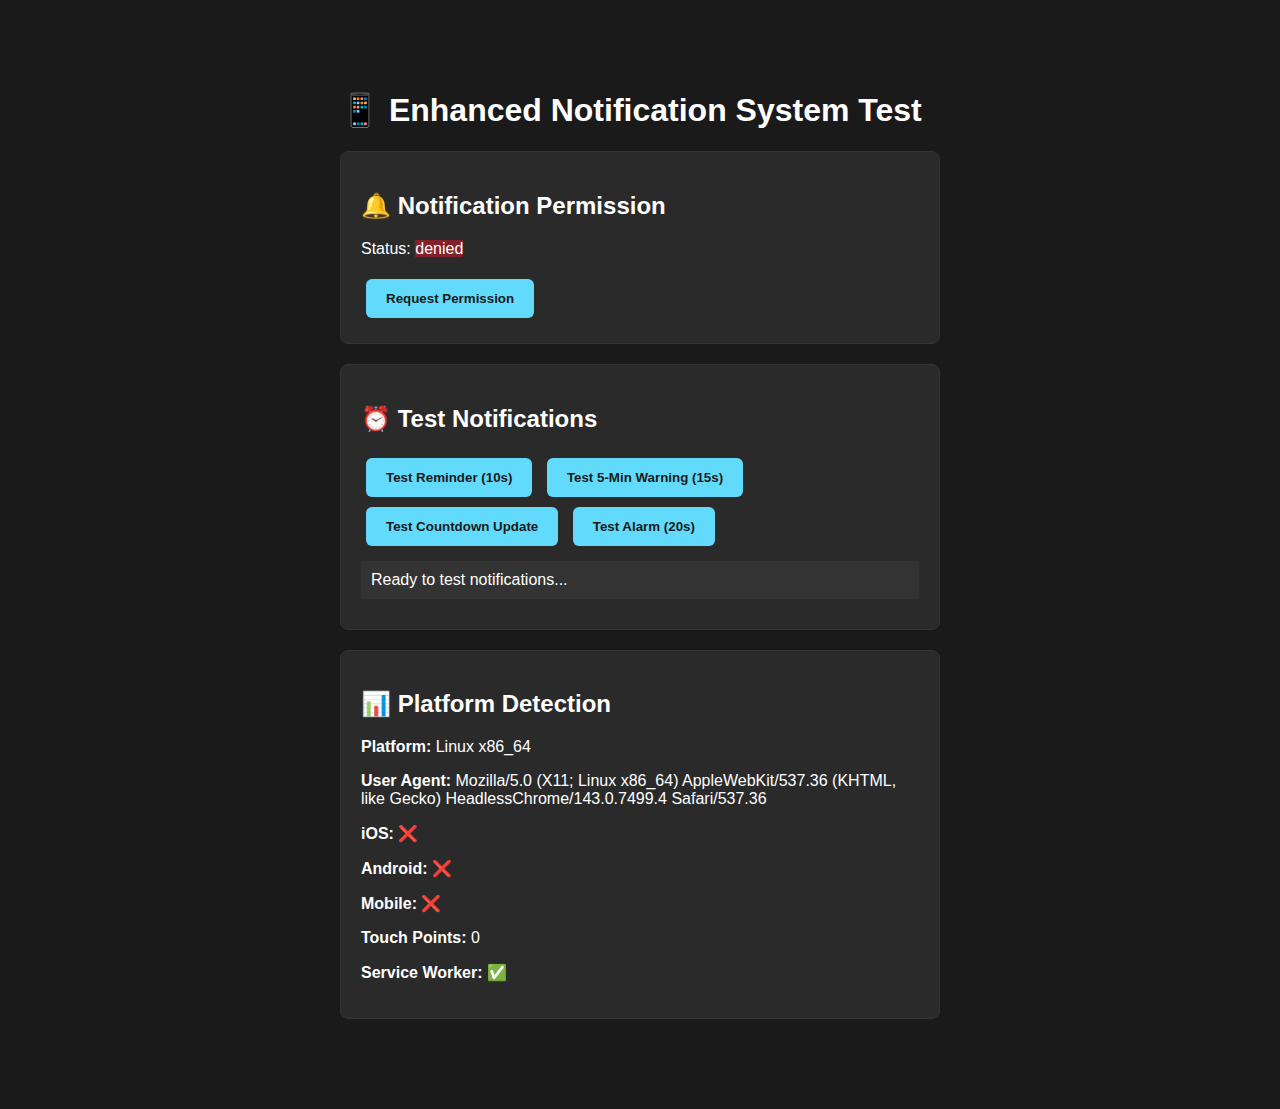
<file: notification-test.html>
<!DOCTYPE html>
<html lang="en">
<head>
    <meta charset="UTF-8">
    <meta name="viewport" content="width=device-width, initial-scale=1.0">
    <title>Notification System Test</title>
    <style>
        body {
            font-family: Arial, sans-serif;
            max-width: 600px;
            margin: 50px auto;
            padding: 20px;
            background: #1a1a1a;
            color: white;
        }
        .test-section {
            margin: 20px 0;
            padding: 20px;
            border: 1px solid #333;
            border-radius: 8px;
            background: #2a2a2a;
        }
        button {
            background: #61dafb;
            color: #1a1a1a;
            border: none;
            padding: 12px 20px;
            border-radius: 6px;
            cursor: pointer;
            margin: 5px;
            font-weight: 600;
        }
        button:hover {
            background: #4fa8c5;
        }
        .status {
            margin: 10px 0;
            padding: 10px;
            border-radius: 4px;
            background: #333;
        }
        .success { background: #0f5132; }
        .error { background: #842029; }
    </style>
</head>
<body>
    <h1>📱 Enhanced Notification System Test</h1>
    
    <div class="test-section">
        <h2>🔔 Notification Permission</h2>
        <p>Status: <span id="permissionStatus">Checking...</span></p>
        <button onclick="requestPermission()">Request Permission</button>
    </div>

    <div class="test-section">
        <h2>⏰ Test Notifications</h2>
        <button onclick="testReminderNotification()">Test Reminder (10s)</button>
        <button onclick="testWarningNotification()">Test 5-Min Warning (15s)</button>
        <button onclick="testCountdownNotification()">Test Countdown Update</button>
        <button onclick="testAlarmNotification()">Test Alarm (20s)</button>
        <div id="testStatus" class="status">Ready to test notifications...</div>
    </div>

    <div class="test-section">
        <h2>📊 Platform Detection</h2>
        <div id="platformInfo"></div>
    </div>

    <script>
        // Check initial permission status
        function updatePermissionStatus() {
            const status = document.getElementById('permissionStatus');
            if ('Notification' in window) {
                status.textContent = Notification.permission;
                status.className = Notification.permission === 'granted' ? 'success' : 
                                 Notification.permission === 'denied' ? 'error' : '';
            } else {
                status.textContent = 'Not supported';
                status.className = 'error';
            }
        }

        // Request notification permission
        async function requestPermission() {
            if ('Notification' in window) {
                const permission = await Notification.requestPermission();
                updatePermissionStatus();
                updateTestStatus(`Permission ${permission}`, permission === 'granted' ? 'success' : 'error');
            }
        }

        // Detect platform
        function detectPlatform() {
            const isIOS = /iPad|iPhone|iPod/.test(navigator.userAgent) || 
                         (navigator.platform === 'MacIntel' && navigator.maxTouchPoints > 1);
            const isAndroid = /Android/.test(navigator.userAgent);
            const isMobile = /Mobi|Android/i.test(navigator.userAgent);
            
            document.getElementById('platformInfo').innerHTML = `
                <p><strong>Platform:</strong> ${navigator.platform}</p>
                <p><strong>User Agent:</strong> ${navigator.userAgent}</p>
                <p><strong>iOS:</strong> ${isIOS ? '✅' : '❌'}</p>
                <p><strong>Android:</strong> ${isAndroid ? '✅' : '❌'}</p>
                <p><strong>Mobile:</strong> ${isMobile ? '✅' : '❌'}</p>
                <p><strong>Touch Points:</strong> ${navigator.maxTouchPoints || 0}</p>
                <p><strong>Service Worker:</strong> ${'serviceWorker' in navigator ? '✅' : '❌'}</p>
            `;
        }

        // Update test status
        function updateTestStatus(message, type = '') {
            const status = document.getElementById('testStatus');
            status.textContent = message;
            status.className = `status ${type}`;
        }

        // Test reminder notification (scheduled for 10 seconds)
        function testReminderNotification() {
            if (Notification.permission !== 'granted') {
                updateTestStatus('Please grant notification permission first', 'error');
                return;
            }

            updateTestStatus('Reminder notification scheduled for 10 seconds...', 'success');
            
            setTimeout(() => {
                const notification = new Notification('⏰ Test Reminder', {
                    body: '1 hour until your Test appointment at 3:00 PM',
                    icon: './vta-192.png',
                    badge: './vta-192.png',
                    requireInteraction: true,
                    vibrate: [200, 100, 200]
                });

                notification.onclick = () => {
                    updateTestStatus('Reminder notification clicked!', 'success');
                    notification.close();
                };
            }, 10000);
        }

        // Test 5-minute warning (scheduled for 15 seconds)
        function testWarningNotification() {
            if (Notification.permission !== 'granted') {
                updateTestStatus('Please grant notification permission first', 'error');
                return;
            }

            updateTestStatus('5-minute warning scheduled for 15 seconds...', 'success');
            
            setTimeout(() => {
                const notification = new Notification('🚨 Test Soon!', {
                    body: '5 minutes until your Test appointment at 3:00 PM',
                    icon: './vta-192.png',
                    badge: './vta-192.png',
                    requireInteraction: true,
                    vibrate: [300, 150, 300, 150, 300]
                });

                notification.onclick = () => {
                    updateTestStatus('Warning notification clicked!', 'success');
                    notification.close();
                };
            }, 15000);
        }

        // Test countdown notification (immediate)
        function testCountdownNotification() {
            if (Notification.permission !== 'granted') {
                updateTestStatus('Please grant notification permission first', 'error');
                return;
            }

            const notification = new Notification('⏱️ Test Countdown', {
                body: '25m 30s remaining until Test appointment at 3:00 PM',
                icon: './vta-192.png',
                badge: './vta-192.png',
                tag: 'countdown-test',
                renotify: true,
                requireInteraction: false,
                silent: true
            });

            notification.onclick = () => {
                updateTestStatus('Countdown notification clicked!', 'success');
                notification.close();
            };

            updateTestStatus('Countdown notification sent!', 'success');
        }

        // Test alarm notification (scheduled for 20 seconds)
        function testAlarmNotification() {
            if (Notification.permission !== 'granted') {
                updateTestStatus('Please grant notification permission first', 'error');
                return;
            }

            updateTestStatus('Alarm notification scheduled for 20 seconds...', 'success');
            
            setTimeout(() => {
                const notification = new Notification('🚨 Test TIME!', {
                    body: 'Your Test appointment is starting NOW!',
                    icon: './vta-192.png',
                    badge: './vta-192.png',
                    requireInteraction: true,
                    vibrate: [500, 200, 500, 200, 500]
                });

                notification.onclick = () => {
                    updateTestStatus('Alarm notification clicked!', 'success');
                    notification.close();
                };
            }, 20000);
        }

        // Initialize
        updatePermissionStatus();
        detectPlatform();
    </script>
</body>
</html>
</file>
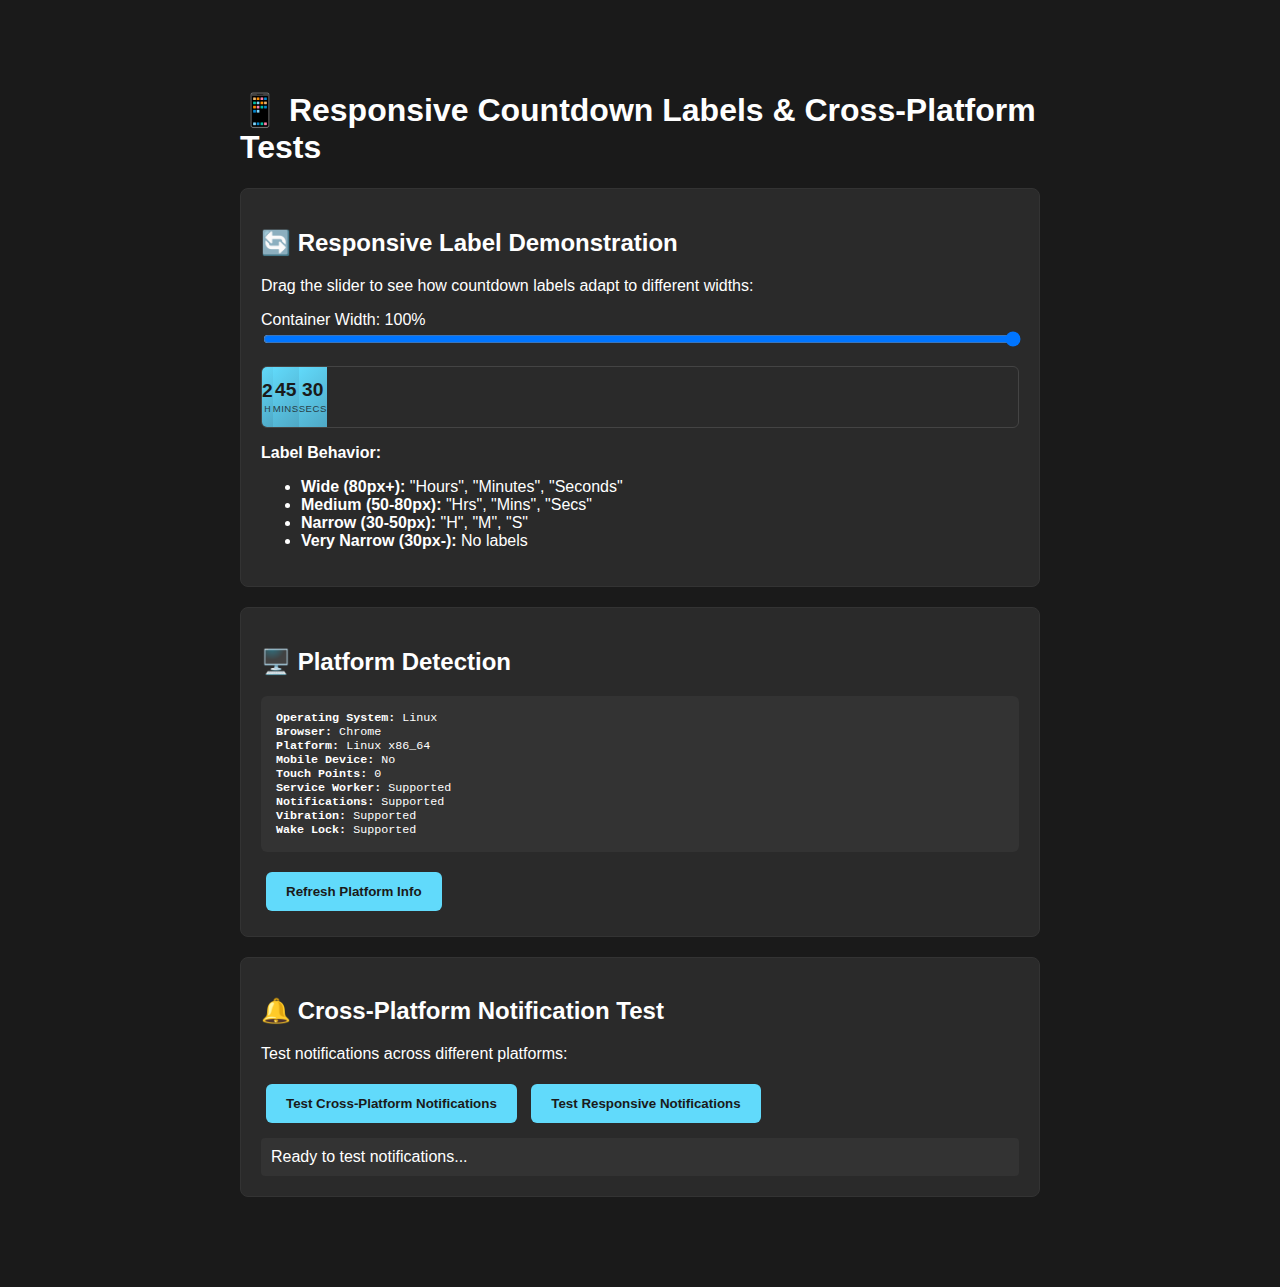
<file: responsive-test.html>
<!DOCTYPE html>
<html lang="en">
<head>
    <meta charset="UTF-8">
    <meta name="viewport" content="width=device-width, initial-scale=1.0">
    <title>Responsive Label Test</title>
    <style>
        body {
            font-family: Arial, sans-serif;
            max-width: 800px;
            margin: 50px auto;
            padding: 20px;
            background: #1a1a1a;
            color: white;
        }
        .test-section {
            margin: 20px 0;
            padding: 20px;
            border: 1px solid #333;
            border-radius: 8px;
            background: #2a2a2a;
        }
        .countdown-demo {
            display: flex;
            margin: 15px 0;
            border: 1px solid #444;
            border-radius: 6px;
            overflow: hidden;
            height: 60px;
        }
        .countdown-segment {
            display: flex;
            flex-direction: column;
            justify-content: center;
            align-items: center;
            background: linear-gradient(135deg, #61dafb, #4fa8c5);
            color: #1a1a1a;
            position: relative;
            transition: all 0.3s ease;
        }
        .countdown-number {
            font-size: 1.2em;
            font-weight: bold;
            margin-bottom: 2px;
        }
        .countdown-label {
            font-size: 0.7em;
            opacity: 0.8;
            text-transform: uppercase;
            letter-spacing: 1px;
            white-space: nowrap;
            overflow: hidden;
            transition: all 0.3s ease;
        }
        .countdown-segment[data-width="narrow"] .countdown-label {
            font-size: 0.6em;
            letter-spacing: 0.5px;
        }
        .countdown-segment[data-width="very-narrow"] .countdown-label {
            font-size: 0.55em;
            letter-spacing: 0px;
        }
        .countdown-segment[data-width="tiny"] .countdown-label {
            display: none;
        }
        button {
            background: #61dafb;
            color: #1a1a1a;
            border: none;
            padding: 12px 20px;
            border-radius: 6px;
            cursor: pointer;
            margin: 5px;
            font-weight: 600;
        }
        button:hover {
            background: #4fa8c5;
        }
        .width-slider {
            margin: 15px 0;
        }
        .width-slider input {
            width: 100%;
        }
        .platform-info {
            background: #333;
            padding: 15px;
            border-radius: 6px;
            margin: 15px 0;
            font-family: monospace;
            font-size: 0.9em;
        }
    </style>
</head>
<body>
    <h1>📱 Responsive Countdown Labels & Cross-Platform Tests</h1>
    
    <div class="test-section">
        <h2>🔄 Responsive Label Demonstration</h2>
        <p>Drag the slider to see how countdown labels adapt to different widths:</p>
        
        <div class="width-slider">
            <label>Container Width: <span id="widthDisplay">100%</span></label>
            <input type="range" id="widthSlider" min="200" max="600" value="600" oninput="updateWidth()">
        </div>
        
        <div id="countdownDemo" class="countdown-demo">
            <div class="countdown-segment" id="hours">
                <div class="countdown-number">2</div>
                <div class="countdown-label">Hours</div>
            </div>
            <div class="countdown-segment" id="minutes">
                <div class="countdown-number">45</div>
                <div class="countdown-label">Minutes</div>
            </div>
            <div class="countdown-segment" id="seconds">
                <div class="countdown-number">30</div>
                <div class="countdown-label">Seconds</div>
            </div>
        </div>
        
        <p><strong>Label Behavior:</strong></p>
        <ul>
            <li><strong>Wide (80px+):</strong> "Hours", "Minutes", "Seconds"</li>
            <li><strong>Medium (50-80px):</strong> "Hrs", "Mins", "Secs"</li>
            <li><strong>Narrow (30-50px):</strong> "H", "M", "S"</li>
            <li><strong>Very Narrow (30px-):</strong> No labels</li>
        </ul>
    </div>

    <div class="test-section">
        <h2>🖥️ Platform Detection</h2>
        <div id="platformInfo" class="platform-info">Detecting platform...</div>
        <button onclick="detectPlatform()">Refresh Platform Info</button>
    </div>

    <div class="test-section">
        <h2>🔔 Cross-Platform Notification Test</h2>
        <p>Test notifications across different platforms:</p>
        <button onclick="testNotifications()">Test Cross-Platform Notifications</button>
        <button onclick="testResponsiveNotifications()">Test Responsive Notifications</button>
        <div id="notificationStatus" style="margin-top: 10px; padding: 10px; background: #333; border-radius: 4px;">
            Ready to test notifications...
        </div>
    </div>

    <script>
        // Responsive label helper function
        function getResponsiveCountdownLabel(type, segmentWidth) {
            const labels = {
                hours: { full: 'Hours', truncated: 'Hrs', short: 'H' },
                minutes: { full: 'Minutes', truncated: 'Mins', short: 'M' },
                seconds: { full: 'Seconds', truncated: 'Secs', short: 'S' }
            };

            if (segmentWidth > 80) {
                return labels[type].full;
            } else if (segmentWidth > 50) {
                return labels[type].truncated;
            } else if (segmentWidth > 30) {
                return labels[type].short;
            } else {
                return '';
            }
        }

        // Update countdown responsiveness
        function updateCountdownResponsiveness() {
            const demo = document.getElementById('countdownDemo');
            const segments = demo.querySelectorAll('.countdown-segment');
            
            segments.forEach((segment, index) => {
                const segmentWidth = segment.offsetWidth;
                const label = segment.querySelector('.countdown-label');
                
                // Determine width category
                let widthCategory = 'normal';
                if (segmentWidth < 30) {
                    widthCategory = 'tiny';
                } else if (segmentWidth < 50) {
                    widthCategory = 'very-narrow';
                } else if (segmentWidth < 80) {
                    widthCategory = 'narrow';
                }

                segment.setAttribute('data-width', widthCategory);

                // Update label text
                const segmentType = index === 0 ? 'hours' : index === 1 ? 'minutes' : 'seconds';
                const responsiveLabel = getResponsiveCountdownLabel(segmentType, segmentWidth);
                
                if (responsiveLabel) {
                    label.textContent = responsiveLabel;
                    label.style.display = 'block';
                } else {
                    label.style.display = 'none';
                }
            });
        }

        // Update width from slider
        function updateWidth() {
            const slider = document.getElementById('widthSlider');
            const demo = document.getElementById('countdownDemo');
            const display = document.getElementById('widthDisplay');
            
            const width = slider.value + 'px';
            demo.style.width = width;
            display.textContent = width;
            
            // Update responsiveness after a brief delay for layout
            setTimeout(updateCountdownResponsiveness, 10);
        }

        // Platform detection (same as in main app)
        function detectPlatform() {
            const userAgent = navigator.userAgent;
            const platform = navigator.platform;
            
            let os = 'unknown';
            let browser = 'unknown';
            let isMobile = false;

            // Detect OS
            if (/iPad|iPhone|iPod/.test(userAgent) || (platform === 'MacIntel' && navigator.maxTouchPoints > 1)) {
                os = 'iOS';
                isMobile = true;
            } else if (/Android/.test(userAgent)) {
                os = 'Android';
                isMobile = true;
            } else if (/Windows/.test(userAgent) || /Win/.test(platform)) {
                os = 'Windows';
            } else if (/Mac/.test(userAgent) || /Mac/.test(platform)) {
                os = 'macOS';
            } else if (/Linux/.test(userAgent) || /Linux/.test(platform)) {
                os = 'Linux';
            }

            // Detect browser
            if (/Chrome/.test(userAgent) && !/Edge/.test(userAgent)) {
                browser = 'Chrome';
            } else if (/Firefox/.test(userAgent)) {
                browser = 'Firefox';
            } else if (/Safari/.test(userAgent) && !/Chrome/.test(userAgent)) {
                browser = 'Safari';
            } else if (/Edge/.test(userAgent)) {
                browser = 'Edge';
            }

            const platformInfo = document.getElementById('platformInfo');
            platformInfo.innerHTML = `
                <strong>Operating System:</strong> ${os}<br>
                <strong>Browser:</strong> ${browser}<br>
                <strong>Platform:</strong> ${platform}<br>
                <strong>Mobile Device:</strong> ${isMobile ? 'Yes' : 'No'}<br>
                <strong>Touch Points:</strong> ${navigator.maxTouchPoints || 0}<br>
                <strong>Service Worker:</strong> ${'serviceWorker' in navigator ? 'Supported' : 'Not Supported'}<br>
                <strong>Notifications:</strong> ${'Notification' in window ? 'Supported' : 'Not Supported'}<br>
                <strong>Vibration:</strong> ${'vibrate' in navigator ? 'Supported' : 'Not Supported'}<br>
                <strong>Wake Lock:</strong> ${'wakeLock' in navigator ? 'Supported' : 'Not Supported'}
            `;
        }

        // Test notifications
        async function testNotifications() {
            const status = document.getElementById('notificationStatus');
            
            if (!('Notification' in window)) {
                status.textContent = 'Notifications not supported on this platform';
                status.style.background = '#842029';
                return;
            }

            if (Notification.permission !== 'granted') {
                const permission = await Notification.requestPermission();
                if (permission !== 'granted') {
                    status.textContent = 'Notification permission denied';
                    status.style.background = '#842029';
                    return;
                }
            }

            status.textContent = 'Testing cross-platform notifications...';
            status.style.background = '#0f5132';

            // Test basic notification
            setTimeout(() => {
                new Notification('✅ Cross-Platform Test', {
                    body: 'This notification works on Windows, macOS, Linux, Android, and iOS!',
                    icon: './vta-192.png',
                    badge: './vta-192.png'
                });
            }, 1000);

            // Test with vibration (mobile only)
            setTimeout(() => {
                const options = {
                    body: 'Testing platform-specific features...',
                    icon: './vta-192.png',
                    badge: './vta-192.png'
                };

                if ('vibrate' in navigator) {
                    options.vibrate = [200, 100, 200];
                }

                new Notification('📱 Platform Features', options);
            }, 3000);
        }

        // Test responsive notifications
        function testResponsiveNotifications() {
            const status = document.getElementById('notificationStatus');
            status.textContent = 'Testing responsive notification content...';
            status.style.background = '#0f5132';

            setTimeout(() => {
                new Notification('⏱️ Countdown Test', {
                    body: '25m 30s remaining until Meeting at 3:00 PM',
                    icon: './vta-192.png'
                });
            }, 1000);

            setTimeout(() => {
                new Notification('🚨 Urgent Reminder', {
                    body: '5 minutes until your appointment!',
                    icon: './vta-192.png',
                    requireInteraction: true
                });
            }, 3000);
        }

        // Initialize
        detectPlatform();
        updateCountdownResponsiveness();
        
        // Update on window resize
        window.addEventListener('resize', () => {
            setTimeout(updateCountdownResponsiveness, 100);
        });
    </script>
</body>
</html>
</file>
